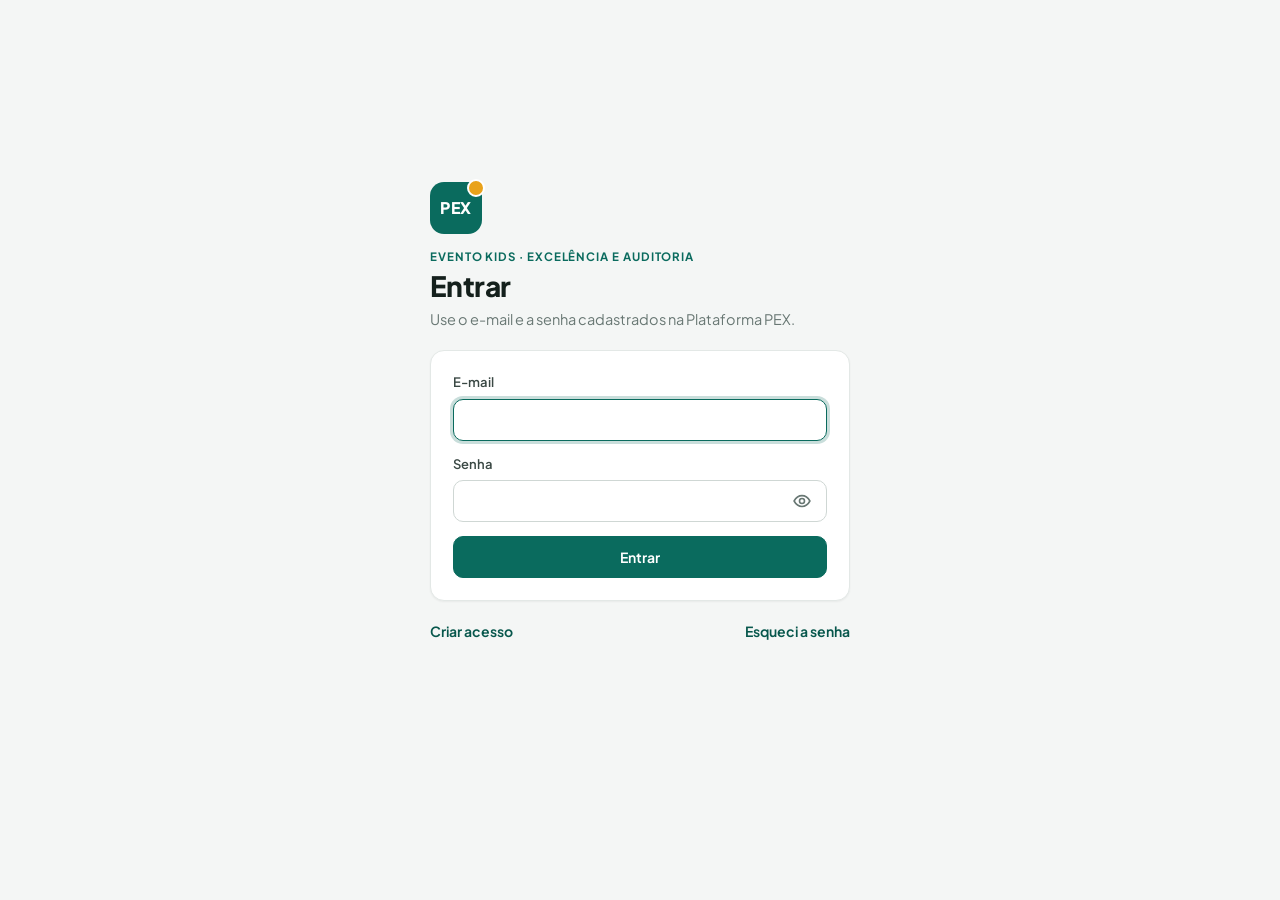
<file: index.html>
<!doctype html>
<html lang="pt-BR">
<head>
<meta charset="utf-8">
<meta name="viewport" content="width=device-width, initial-scale=1, viewport-fit=cover">
<title>Plataforma PEX</title>
<meta name="description" content="Programa de Excelência e Auditoria · Evento Kids">
<meta name="theme-color" content="#F3F5F4" media="(prefers-color-scheme: light)">
<meta name="theme-color" content="#0B1210" media="(prefers-color-scheme: dark)">
<meta name="apple-mobile-web-app-capable" content="yes">
<meta name="mobile-web-app-capable" content="yes">
<meta name="apple-mobile-web-app-status-bar-style" content="default">
<meta name="apple-mobile-web-app-title" content="PEX">
<link rel="manifest" href="manifest.webmanifest">
<link rel="icon" href="icons/icon.svg" type="image/svg+xml">
<link rel="apple-touch-icon" href="icons/apple-touch-icon.png">
<link rel="preconnect" href="https://fonts.googleapis.com">
<link rel="preconnect" href="https://fonts.gstatic.com" crossorigin>
<link rel="stylesheet" href="https://fonts.googleapis.com/css2?family=Plus+Jakarta+Sans:wght@400;500;600;700;800&family=JetBrains+Mono:wght@500;600&display=swap">
<link rel="stylesheet" href="css/pex.css">
</head>
<body>

<aside class="side" id="side" aria-label="Navegação principal">
  <div class="side-top">
    <a class="logo" href="#painel" aria-label="Plataforma PEX, início"><span class="mark"><b>PEX</b></span><span class="logo-t"><b>Plataforma PEX</b><small>Evento Kids · Excelência</small></span></a>
    <button type="button" class="side-toggle" data-act="side-toggle" aria-label="Recolher menu" aria-expanded="true"><svg class="ic sm" aria-hidden="true"><use href="#i-side"/></svg></button>
  </div>
  <div class="side-sec">Operação</div>
  <nav class="snav" aria-label="Seções">
    <button class="tab" type="button" data-act="tab" data-v="painel" data-tip="Dashboard" aria-selected="true"><svg class="ic" aria-hidden="true"><use href="#i-painel"/></svg><span class="lbl">Dashboard</span></button>
    <button class="tab" type="button" data-act="tab" data-v="visitas" data-tip="Auditorias" aria-selected="false"><svg class="ic" aria-hidden="true"><use href="#i-visitas"/></svg><span class="lbl">Auditorias</span></button>
    <button class="tab" type="button" data-act="tab" data-v="validacao" data-tip="Validação" data-admin hidden aria-selected="false"><svg class="ic" aria-hidden="true"><use href="#i-validacao"/></svg><span class="lbl">Validação</span><span class="ct ct-val" hidden>0</span></button>
    <button class="tab" type="button" data-act="tab" data-v="pendencias" data-tip="Central de Pendências" data-admin hidden aria-selected="false"><svg class="ic" aria-hidden="true"><use href="#i-pend"/></svg><span class="lbl">Central de Pendências</span><span class="ct ct-pend" hidden>0</span></button>
    <button class="tab" type="button" data-act="tab" data-v="parques" data-tip="Parques" data-admin hidden aria-selected="false"><svg class="ic" aria-hidden="true"><use href="#i-parque"/></svg><span class="lbl">Parques</span></button>
    <button class="tab" type="button" data-act="tab" data-v="relatorios" data-tip="Relatórios" data-admin hidden aria-selected="false"><svg class="ic" aria-hidden="true"><use href="#i-envio"/></svg><span class="lbl">Relatórios</span></button>
  </nav>
  <div class="side-bottom">
    <button type="button" class="net side-net" data-act="net" data-tip="Conexão" aria-live="polite"><span class="net-dot"></span><span class="net-t lbl">Online</span></button>
    <button class="tab" type="button" data-act="tab" data-v="notificacoes" data-tip="Notificações" aria-selected="false"><svg class="ic" aria-hidden="true"><use href="#i-sino"/></svg><span class="lbl">Notificações</span><span class="ct ct-notif" hidden>0</span></button>
    <button class="tab" type="button" data-act="tab" data-v="usuarios" data-tip="Configurações" data-admin hidden aria-selected="false"><svg class="ic" aria-hidden="true"><use href="#i-cfg"/></svg><span class="lbl">Configurações</span><span class="ct soft ct-usr" hidden>0</span></button>
    <button class="side-user" type="button" data-act="conta" data-tip="Meu perfil" style="position:relative"><span class="avatar side-av" aria-hidden="true">··</span><span class="u"><b class="side-nome">—</b><span class="side-papel"></span></span></button>
    <button class="tab" type="button" data-act="sair" data-tip="Sair"><svg class="ic" aria-hidden="true"><use href="#i-sair"/></svg><span class="lbl">Sair</span></button>
  </div>
</aside>

<div class="main-col">
<header class="appbar">
  <div class="wrap appbar-in">
    <a class="logo" href="#painel" aria-label="Plataforma PEX, início"><span class="mark"><b>PEX</b></span><span class="logo-t"><b>Plataforma PEX</b><small>Evento Kids · Excelência e Auditoria</small></span></a>
    <button type="button" class="net" data-act="net" aria-live="polite"><span class="net-dot"></span><span class="net-t">Online</span></button>
    <button type="button" class="avatar" data-act="conta" id="btn-conta" aria-label="Meu perfil">··</button>
  </div>
</header>
<main class="wrap" id="main">
  <div class="auth-wrap"><div class="auth"><div class="auth-hero"><span class="mark"><b>PEX</b></span><p class="lead">Carregando…</p></div></div></div>
</main>
</div>
<nav class="tabbar" aria-label="Seções">
  <button class="tab" type="button" data-act="tab" data-v="painel" aria-selected="true"><svg class="ic" aria-hidden="true"><use href="#i-painel"/></svg>Dashboard</button>
  <button class="tab" type="button" data-act="tab" data-v="visitas" aria-selected="false"><svg class="ic" aria-hidden="true"><use href="#i-visitas"/></svg>Auditorias</button>
  <button class="tab" type="button" data-act="tab" data-v="validacao" data-admin hidden aria-selected="false"><svg class="ic" aria-hidden="true"><use href="#i-validacao"/></svg>Validação<span class="ct ct-val" hidden>0</span></button>
  <button class="tab" type="button" data-act="tab" data-v="pendencias" data-admin hidden aria-selected="false"><svg class="ic" aria-hidden="true"><use href="#i-pend"/></svg>Pendências<span class="ct ct-pend" hidden>0</span></button>
  <button class="tab" type="button" data-act="tab" data-v="notificacoes" data-auditor aria-selected="false"><svg class="ic" aria-hidden="true"><use href="#i-sino"/></svg>Avisos<span class="ct ct-notif" hidden>0</span></button>
  <button class="tab" type="button" data-act="mais" data-v="mais" data-admin hidden aria-selected="false"><svg class="ic" aria-hidden="true"><use href="#i-mais"/></svg>Mais<span class="ct ct-notif" hidden>0</span></button>
</nav>

<div id="foot-slot"></div>
<script src="config.js"></script>
<script src="js/supabase.min.js"></script>
<script src="js/backend.js"></script>
<input type="file" id="file-in" accept="image/*" multiple hidden>
<div class="toast" id="toast" role="status" aria-live="polite" hidden></div>
<div class="lb" id="lb" hidden><button type="button" data-act="lb-close" id="lb-close">Fechar</button><img id="lb-img" alt="Foto da visita"></div>
<dialog class="sheet" id="sheet"></dialog>

<svg width="0" height="0" style="position:absolute" aria-hidden="true">
  <symbol id="i-painel" viewBox="0 0 24 24"><rect x="3" y="3" width="7" height="9" rx="2"/><rect x="14" y="3" width="7" height="5" rx="2"/><rect x="14" y="12" width="7" height="9" rx="2"/><rect x="3" y="16" width="7" height="5" rx="2"/></symbol>
  <symbol id="i-visitas" viewBox="0 0 24 24"><rect x="5" y="4" width="14" height="17" rx="2"/><path d="M9 4V3h6v1"/><path d="m9 13 2 2 4-4"/></symbol>
  <symbol id="i-validacao" viewBox="0 0 24 24"><path d="M12 3 4 6v6c0 4.5 3.4 8 8 9 4.6-1 8-4.5 8-9V6l-8-3Z"/><path d="m8.5 12 2.5 2.5 4.5-5"/></symbol>
  <symbol id="i-usuarios" viewBox="0 0 24 24"><circle cx="9" cy="8" r="3.5"/><path d="M2.5 20c.6-3.4 3.2-5.5 6.5-5.5s5.9 2.1 6.5 5.5"/><path d="M16 4.6a3.5 3.5 0 0 1 0 6.8"/><path d="M18.5 14.8c1.6.8 2.7 2.6 3 5.2"/></symbol>
  <symbol id="i-check" viewBox="0 0 24 24"><path d="m5 12.5 4.5 4.5L19 7.5"/></symbol>
  <symbol id="i-x" viewBox="0 0 24 24"><path d="M6 6l12 12M18 6 6 18"/></symbol>
  <symbol id="i-minus" viewBox="0 0 24 24"><path d="M6 12h12"/></symbol>
  <symbol id="i-camera" viewBox="0 0 24 24"><path d="M4 8h3l2-3h6l2 3h3a1 1 0 0 1 1 1v10a1 1 0 0 1-1 1H4a1 1 0 0 1-1-1V9a1 1 0 0 1 1-1Z"/><circle cx="12" cy="13.5" r="3.5"/></symbol>
  <symbol id="i-plus" viewBox="0 0 24 24"><path d="M12 5v14M5 12h14"/></symbol>
  <symbol id="i-left" viewBox="0 0 24 24"><path d="m15 5-7 7 7 7"/></symbol>
  <symbol id="i-right" viewBox="0 0 24 24"><path d="m9 5 7 7-7 7"/></symbol>
  <symbol id="i-down" viewBox="0 0 24 24"><path d="m6 9 6 6 6-6"/></symbol>
  <symbol id="i-sair" viewBox="0 0 24 24"><path d="M15 4h3a2 2 0 0 1 2 2v12a2 2 0 0 1-2 2h-3"/><path d="M10 16l-4-4 4-4M6 12h10"/></symbol>
  <symbol id="i-alerta" viewBox="0 0 24 24"><path d="M10.3 4.3 2.6 17.6A2 2 0 0 0 4.3 20.6h15.4a2 2 0 0 0 1.7-3L13.7 4.3a2 2 0 0 0-3.4 0Z"/><path d="M12 9.5v4M12 17h.01"/></symbol>
  <symbol id="i-info" viewBox="0 0 24 24"><circle cx="12" cy="12" r="9"/><path d="M12 11v5M12 8h.01"/></symbol>
  <symbol id="i-local" viewBox="0 0 24 24"><path d="M12 21s7-6.2 7-11.5A7 7 0 0 0 5 9.5C5 14.8 12 21 12 21Z"/><circle cx="12" cy="9.5" r="2.5"/></symbol>
  <symbol id="i-lixo" viewBox="0 0 24 24"><path d="M4 7h16M9 7V4h6v3M6 7l1 13h10l1-13"/></symbol>
  <symbol id="i-chave" viewBox="0 0 24 24"><circle cx="8" cy="15" r="4"/><path d="m11 12 8-8M16 7l2 2M14 9l2 2"/></symbol>
  <symbol id="i-email" viewBox="0 0 24 24"><rect x="3" y="5" width="18" height="14" rx="2"/><path d="m4 7 8 6 8-6"/></symbol>
  <symbol id="i-busca" viewBox="0 0 24 24"><circle cx="11" cy="11" r="6.5"/><path d="m16 16 4.5 4.5"/></symbol>
  <symbol id="i-cal" viewBox="0 0 24 24"><rect x="3.5" y="5" width="17" height="15" rx="2"/><path d="M3.5 10h17M8 3v4M16 3v4"/></symbol>
  <symbol id="i-olho" viewBox="0 0 24 24"><path d="M2.5 12S6 5.5 12 5.5 21.5 12 21.5 12 18 18.5 12 18.5 2.5 12 2.5 12Z"/><circle cx="12" cy="12" r="3"/></symbol>
  <symbol id="i-user" viewBox="0 0 24 24"><circle cx="12" cy="8" r="4"/><path d="M4 20.5c.8-4 4-6.5 8-6.5s7.2 2.5 8 6.5"/></symbol>
  <symbol id="i-flag" viewBox="0 0 24 24"><path d="M5 21V4M5 4h11l-2 4 2 4H5"/></symbol>
  <symbol id="i-caixa" viewBox="0 0 24 24"><path d="M3.5 7.5 12 3l8.5 4.5v9L12 21l-8.5-4.5v-9Z"/><path d="M3.5 7.5 12 12l8.5-4.5M12 12v9"/></symbol>
  <symbol id="i-envio" viewBox="0 0 24 24"><path d="M21 3 10 14M21 3l-7 18-4-7-7-4 18-7Z"/></symbol>
  <symbol id="i-relogio" viewBox="0 0 24 24"><circle cx="12" cy="12" r="9"/><path d="M12 7v5l3 2"/></symbol>
  <symbol id="i-escudo" viewBox="0 0 24 24"><path d="M12 3 4 6v6c0 4.5 3.4 8 8 9 4.6-1 8-4.5 8-9V6l-8-3Z"/></symbol>
  <symbol id="i-side" viewBox="0 0 24 24"><rect x="3" y="4" width="18" height="16" rx="2"/><path d="M9 4v16"/><path d="m15 10-2 2 2 2"/></symbol>
  <symbol id="i-cfg" viewBox="0 0 24 24"><path d="M4 7h10M18 7h2M4 17h4M12 17h8"/><circle cx="16" cy="7" r="2"/><circle cx="10" cy="17" r="2"/></symbol>
  <symbol id="i-parque" viewBox="0 0 24 24"><path d="M3 21h18M5 21V10l7-5 7 5v11"/><path d="M10 21v-6h4v6"/></symbol>
  <symbol id="i-pend" viewBox="0 0 24 24"><path d="M9 6h11M9 12h11M9 18h11"/><path d="m3.5 6 1 1 2-2"/><circle cx="5" cy="12" r="1.4"/><circle cx="5" cy="18" r="1.4"/></symbol>
  <symbol id="i-mais" viewBox="0 0 24 24"><circle cx="5" cy="12" r="1.6"/><circle cx="12" cy="12" r="1.6"/><circle cx="19" cy="12" r="1.6"/></symbol>
  <symbol id="i-sino" viewBox="0 0 24 24"><path d="M6 16V11a6 6 0 0 1 12 0v5l1.5 2h-15L6 16Z"/><path d="M10 20a2 2 0 0 0 4 0"/></symbol>
  <symbol id="i-coroa" viewBox="0 0 24 24"><path d="M3 8l4.5 4L12 5l4.5 7L21 8l-2 11H5L3 8Z"/></symbol>
</svg>

<script>
/* ===================== Protocolo (manual PEX v1.0) ===================== */
const EIXOS = [['atendimento','Atendimento'],['organizacao','Organização'],['auditoria','Auditoria'],['estrutura','Estrutura']];
const ESCALA = ['Crítico','Muito baixo','Abaixo','Adequado','Muito bom','Excelente'];
const SKUS = ['Balão','Slime','Livro','Haste','Chaveiro','Ovo de dinossauro','Água'];
const ST = {rascunho:['Em preenchimento',''],enviado:['Aguardando validação','info'],em_validacao:['Em validação','info'],acao_corretiva:['Ação corretiva','warn'],devolvida:['Devolvida ao auditor','warn'],validado:['Validado','ok'],encerrado:['Encerrado','ok']};
const CRIT = {critica:['Crítica','bad'],alta:['Alta','warn'],media:['Média',''],baixa:['Baixa','']};
const ACAO = {aberta:['Aberta','bad'],andamento:['Em andamento','warn'],resolvida:['Resolvida','ok']};
const AREAS = ['Líder do evento','Compras','Operações','Manutenção','Gestão PEX'];
const it = (id,t,d) => ({id,t,d});
const STEPS = [
  {k:'anonimo', t:'Cliente oculto', eixo:'atendimento',
   intro:'Chegue como cliente comum, sem se identificar. Observe o atendimento e aplique os cenários padronizados.',
   alerta:'Limite ético: não ofereça propina, não peça venda sem registro, não induza desvio de dinheiro, não crie armadilhas repetidas nem constranja colaboradores. Descreva respostas inadequadas de forma objetiva.',
   grupos:[
    {t:'Roteiro de avaliação comercial', itens:[
      it('at-acolhimento','Acolhimento','Cordialidade, atenção, tempo de resposta e apresentação profissional'),
      it('at-conhecimento','Conhecimento','Preços, duração, regras de uso, restrições, políticas de acesso e combos'),
      it('at-consultiva','Venda consultiva','Oferece combos adequados ao perfil e explica benefícios e diferenças'),
      it('at-ticket','Ticket médio','Apresenta alternativa de maior valor quando pertinente, sem pressão'),
      it('at-integridade','Integridade','Valores corretos, registro da venda, comprovante e pagamento')]},
    {t:'Cenários padronizados', itens:[
      it('cn-preco','Dúvida sobre preço','Pergunte opções de ingresso e diferenças entre combos'),
      it('cn-comparacao','Comparação','Qual combo compensa mais para um tempo ou grupo; confira o cálculo'),
      it('cn-pagamento','Pagamento','Troco, comprovante e meios de pagamento'),
      it('cn-regra','Pedido fora da regra','Peça educadamente uma exceção comum, sem insistir')]}]},
  {k:'identificacao', t:'Identificação', special:'identificacao'},
  {k:'exposicao', t:'Exposição',
   intro:'Fotografe a vitrine e todos os outros locais onde há produtos expostos.', extras:true,
   grupos:[{t:'Vitrine e exposição', itens:[
      it('ex-baloes','Balões','Presença, variedade, integridade, quantidade e disposição'),
      it('ex-livros','Livros','Organização, conservação, visibilidade e acesso'),
      it('ex-chaveiros','Chaveiros','Estado do expositor, quantidade, modelos e espaços vazios'),
      it('ex-slimes','Slimes e demais produtos','Identificação, apresentação, conservação e armazenamento')]}],
   fotos:[['f-vitrine','Vitrine — foto frontal ampla'],['f-pdv','Outros locais com produtos expostos']]},
  {k:'estoque', t:'Estoque', eixo:'auditoria', special:'estoque',
   intro:'Conte fisicamente cada produto, na vitrine e na reserva, e declare o que tem na loja. A comparação com o saldo do sistema é feita pela administração.',
   notaDica:'Avalie a contagem, a organização e a conservação do estoque. A conferência com o sistema é feita pela administração.',
   grupos:[{t:'Armazenamento', itens:[
      it('es-separacao','Separação por categoria/SKU','Identificação e acesso sem movimentação insegura'),
      it('es-locais','Locais de contagem','Vitrine, reserva e locais autorizados, sem dupla contagem'),
      it('es-avarias','Danificados, vencidos ou sem identificação','Registre e fotografe cada caso'),
      it('es-padrao','Padrão estético e organização','Produtos guardados com cuidado, limpos, empilhados com segurança e fáceis de achar')]}],
   fotos:[['f-armazenagem','Onde os produtos estão armazenados — visão geral'],['f-armazenagem-det','Como estão armazenados — detalhe das prateleiras e caixas']]},
  {k:'limpeza', t:'Limpeza', eixo:'organizacao',
   intro:'Registre a condição real no momento da visita. Sujeira conta em Organização; desgaste com risco vira ocorrência em Estrutura.',
   grupos:[{t:'Checklist de limpeza', itens:[
      it('lp-piso','Carpete e pisos','Sujeira, manchas, umidade, odores, desgaste e pontos soltos'),
      it('lp-moveis','Móveis e balcão','Poeira, manchas, resíduos e organização da recepção'),
      it('lp-computadores','Computadores e periféricos','Higiene e conservação aparente'),
      it('lp-lixeiras','Lixeiras','Conservação, capacidade, saco, odor e descarte'),
      it('lp-areas','Áreas internas e atrações','Resíduos, sujeira acumulada e materiais fora do lugar'),
      it('lp-apoio','Estoque e áreas de apoio','Circulação livre e materiais empilhados com segurança')]}],
   fotos:[['f-frente','Frente do evento'],['f-recepcao','Recepção'],['f-piso','Piso / carpete'],['f-internas','Áreas internas']],
   notaDica:'A nota de Organização cobre limpeza, vitrine, apresentação e armazenagem.', extras:true},
  {k:'estrutura', t:'Estrutura', eixo:'estrutura',
   intro:'Inspeção visual, sem desmontar nada. A aprovação visual não substitui inspeção técnica nem manutenção preventiva.', extras:true,
   alerta:'Perigo imediato (fio energizado acessível, estrutura instável, proteção rompida em área de queda, inflável perdendo sustentação): peça ao responsável para suspender o uso da área, acione a equipe técnica e registre ocorrência crítica. Não faça reparos nem testes elétricos.',
   grupos:[
    {t:'Frente, mobiliário e acessos', itens:[
      it('et-letreiro','Letreiro e fachada','Fixação, conservação, iluminação e acabamento'),
      it('et-recepcao','Recepção, baús e cadeiras','Estabilidade, integridade, quinas e peças danificadas'),
      it('et-cercados','Cercados do parque, portões e fechos','Bem fixados, alinhados, sem partes soltas; abertura e fechamento seguros'),
      it('et-emendas','Emendas e pontos de contato','Folgas, bordas, saliências e proteções ausentes')]},
    {t:'Proteções e atrações', itens:[
      it('et-redes','Redes de proteção','Tensão, fixação, rasgos, costuras, remendos e aberturas'),
      it('et-ferragens','Ferragens e partes metálicas','Espuma/isotubo e abraçadeiras, sem pontas cortantes'),
      it('et-escorregadores','Escorregadores e tobogãs','Alinhamento, firmeza, superfícies e fixações expostas'),
      it('et-torres','Torres','Montagem, proteções, redes e tensão aparente dos elásticos'),
      it('et-tuneis','Túneis de fitas','Costuras, rasgos e pontos de desprendimento'),
      it('et-piscina','Piscina de bolinhas','Nível, limpeza, bolinhas quebradas e dispersão'),
      it('et-tatames','Tatames da piscina de bolinhas','Bem fixados, sem frestas, rasgos ou bordas soltas'),
      it('et-fixacao','Fixação dos brinquedos','Brinquedos, painéis e estruturas bem presos ao piso ou à parede, sem balanço'),
      it('et-espumas','Espumas e protetores de quina','Presentes, inteiros e bem presos')]},
    {t:'Energia e tecnologia', itens:[
      it('et-eletrica','Instalações elétricas','Cabos aparentes, isolação, conexões improvisadas, tomadas e umidade'),
      it('et-quadro','Quadro de distribuição','Fechado, identificado, protegido e sem sinais de aquecimento'),
      it('et-pc','Computadores e sistema','Inicialização, sistema, monitor, teclado, mouse e conexão'),
      it('et-iluminacao','Iluminação','Lâmpadas funcionando, luminárias presas e sem fios soltos')]},
    {t:'Segurança', itens:[
      it('et-extintor','Extintor e saída de emergência','Extintor dentro da validade e acessível; saída sinalizada e desobstruída')]},
    {t:'Infláveis', inflaveis:true, itens:[
      it('if-superficie','Superfície','Rasgos, furos, costuras abertas e perda aparente de pressão'),
      it('if-tubos','Tubos e saídas de ar','Conexões firmes; saídas não usadas fechadas'),
      it('if-sopradores','Motores dos infláveis','Funcionando, sem ruído estranho, aquecimento ou fios expostos; ventilação livre'),
      it('if-caixas','Caixas de proteção','Integridade, fixação, ventilação e acesso restrito'),
      it('if-ancoragem','Ancoragens e afastamentos','Conforme manual do fabricante e capacidade de uso')]}]},
  {k:'ocorrencias', t:'Ocorrências', special:'ocorrencias'},
  {k:'envio', t:'Enviar', special:'envio'}
];
const ITEM_INDEX = {};
STEPS.forEach(s => (s.grupos||[]).forEach(g => g.itens.forEach(i => { ITEM_INDEX[i.id] = {...i, step:s.k, eixo:s.eixo||'organizacao', infl:!!g.inflaveis}; })));
const FOTO_INDEX = {};
STEPS.forEach(s => (s.fotos||[]).forEach(([id,t]) => FOTO_INDEX[id] = t));

/* ===================== Estado ===================== */
const S = {db:null, assets:null, user:null, me:{id:null, admin:false, write:null},
  eventos:new Map(), visitas:new Map(), val:new Map(), names:{}, loaded:{ev:false, vi:false, va:false, ac:false}, acoes:new Map(), pf:{}, psort:{col:'crit', dir:1}, ppage:1,
  tab:'painel', edit:null, rep:null, saving:false, pending:false, fotoKey:null, filt:{q:'', fr:'all'}, vfilt:'minhas'};
const $ = (s, r=document) => r.querySelector(s);
const esc = s => String(s == null ? '' : s).replace(/[&<>"']/g, c => ({'&':'&amp;','<':'&lt;','>':'&gt;','"':'&quot;',"'":'&#39;'}[c]));
const clone = o => JSON.parse(JSON.stringify(o));
const nf1 = x => x == null ? '—' : Number(x).toLocaleString('pt-BR', {minimumFractionDigits:1, maximumFractionDigits:1});
const nfi = x => x == null ? '—' : Number(x).toLocaleString('pt-BR');
const p2 = n => String(n).padStart(2,'0');
const fdt = ms => { if(!ms) return '—'; const d = new Date(ms); return `${p2(d.getDate())}/${p2(d.getMonth()+1)} ${p2(d.getHours())}:${p2(d.getMinutes())}`; };
const fd = ms => { if(!ms) return '—'; const d = new Date(ms); return `${p2(d.getDate())}/${p2(d.getMonth()+1)}/${String(d.getFullYear()).slice(2)}`; };
const fiso = s => { if(!s) return '—'; const [y,m,d] = s.split('-'); return `${d}/${m}/${y.slice(2)}`; };
const rid = () => Math.random().toString(36).slice(2, 10);
const slug = s => s.normalize('NFD').replace(/[̀-ͯ]/g,'').toLowerCase().replace(/[^a-z0-9]+/g,'-').replace(/^-+|-+$/g,'');
const pill = (txt, cls) => `<span class="pill ${cls||''}">${esc(txt)}</span>`;
const idOf = p => 'b-' + p.replace(/[^a-zA-Z0-9_-]/g,'-');
const evName = slugId => (S.eventos.get(slugId)||{}).nome || slugId;
const who = id => S.names[id] || (id && id === S.me.id ? 'Você' : S.me.admin ? 'Auditor' : 'Administração PEX');

function getPath(o, p){ return p.split('.').reduce((a,k) => a == null ? a : a[k], o); }
function setPath(o, p, v){ const ks = p.split('.'); let a = o; ks.slice(0,-1).forEach(k => { if(a[k] == null || typeof a[k] !== 'object') a[k] = /^\d+$/.test(k) ? [] : {}; a = a[k]; }); a[ks[ks.length-1]] = v; }

let tt;
function toast(msg, tipo){ const t = $('#toast'); t.textContent = msg; t.className = 'toast' + (tipo ? ' ' + tipo : ''); t.hidden = false; clearTimeout(tt); tt = setTimeout(() => { t.hidden = true; }, tipo === 'bad' ? 6000 : 4200); }

/* ===================== Cálculos ===================== */
function notaN(v, k){ const n = v.notas && v.notas[k] && v.notas[k].n; return (n === 0 || (typeof n === 'number')) ? n : (n === 'na' ? 'na' : null); }
function indice(v){ const ns = EIXOS.map(([k]) => notaN(v,k)).filter(n => typeof n === 'number'); return ns.length ? Math.round(ns.reduce((a,b)=>a+b,0)/ns.length*10)/10 : null; }
function statusOf(v){
  if(!v.enviadoEm) return 'rascunho';
  const w = S.val.get(v._id);
  if(!w || !w.status) return 'enviado';
  if(w.status === 'devolvida') return (v.enviadoEm > (w.em||0)) ? 'enviado' : 'devolvida';
  return w.status;
}
function acaoOf(vid, oc){ const w = S.val.get(vid); return (w && w.acoes && w.acoes[oc.id]) || {}; }
function ocAberta(vid, oc){ const a = S.acoes && S.acoes.size ? acaoDaOc(vid, oc.id) : null; if(a) return a.status !== 'concluida'; return (acaoOf(vid, oc).status || 'aberta') !== 'resolvida'; }
function situacao(v){
  const crit = (v.ocorrencias||[]).some(o => o.crit === 'critica' && ocAberta(v._id, o));
  if(crit) return 'Bloqueado';
  if(!['validado','encerrado'].includes(statusOf(v))) return 'Em análise';
  const i = indice(v); return i == null ? '—' : (i >= 3 ? 'Aprovado' : 'Reprovado');
}
const sitCls = s => s === 'Bloqueado' ? 'bad' : s === 'Aprovado' ? 'ok' : s === 'Reprovado' ? 'warn' : s === 'Em análise' ? 'info' : '';
function submetidas(){ return [...S.visitas.values()].filter(v => v.enviadoEm && statusOf(v) !== 'devolvida'); }
function ultimaPorEvento(){ const m = new Map(); submetidas().forEach(v => { const c = m.get(v.evento); if(!c || v.enviadoEm > c.enviadoEm) m.set(v.evento, v); }); return m; }
function reincidente(v, oc){
  if(!oc.item) return false;
  return submetidas().some(o => o._id !== v._id && o.evento === v.evento && (o.enviadoEm||0) < (v.enviadoEm||Date.now()) && (o.ocorrencias||[]).some(x => x.item === oc.item));
}
function aplicavel(v, itemId){ const i = ITEM_INDEX[itemId]; return !(i.infl && !v.temInflaveis); }

/* ===================== Inicialização ===================== */
async function init(){
  const perfil = await portao();
  if(!perfil) return;
  const {db, user, assets} = PEX.runtime(perfil);
  S.db = db; S.user = user; S.assets = assets; S.perfil = perfil;
  const me = await user.me(); S.me.id = me.id; S.me.admin = !!me.canEdit; S.me.write = await user.can('data.write');
  document.body.classList.add('logado');
  document.querySelectorAll('#btn-conta, .side-av').forEach(el => el.textContent = iniciais(perfil.nome || perfil.email));
  document.querySelectorAll('.side-nome').forEach(el => el.textContent = nomeCurto(perfil.nome || perfil.email));
  document.querySelectorAll('.side-papel').forEach(el => el.textContent = (PAPEL[perfil.papel] || [''])[0]);
  S.me.master = perfil.papel === 'master';
  document.querySelectorAll('[data-admin]').forEach(el => el.hidden = !S.me.admin);
  document.querySelectorAll('[data-auditor]').forEach(el => el.hidden = !!S.me.admin);
  S.notifs = null; carregarNotif(); PEX.notif.assinar(S.me.id, n => { S.notifs = [n, ...(S.notifs || [])]; contarNotif(); if(!S.edit && !S.rep && S.tab === 'notificacoes') renderNotificacoes(); else if(!S.edit) toast(n.titulo); });
  document.addEventListener('visibilitychange', () => { if(document.visibilityState === 'visible') carregarNotif(); });
  if(S.me.admin){
    contarPendentes(); carregarAcoes();
    PEX.acoes.assinar(p => { if(p.new && p.new.id){ S.acoes.set(p.new.id, p.new); contarAcoes(); refresh(true); } });
    document.addEventListener('visibilitychange', () => { if(document.visibilityState === 'visible') carregarAcoes(); });
  }
  db.collection('eventos').onSnapshot(s => { S.eventos = new Map(s.docs.map(d => [d.id, d.data()])); S.loaded.ev = true; refresh(); }, e => toast('Erro ao carregar eventos: ' + e.code));
  db.collection('visitas').onSnapshot(s => { S.visitas = new Map(s.docs.map(d => [d.id, {...d.data(), _id:d.id}])); S.loaded.vi = true; resolveNames(); refresh(true); }, e => toast('Erro ao carregar visitas: ' + e.code));
  db.collection('validacoes').onSnapshot(s => { S.val = new Map(s.docs.map(d => [d.id, d.data()])); S.loaded.va = true; refresh(true); }, e => toast('Erro ao carregar validações: ' + e.code));
  route();
}
async function resolveNames(){
  if(!S.user) return;
  const ids = new Set();
  S.visitas.forEach(v => v.auditor && ids.add(v.auditor));
  S.val.forEach(w => (w.hist||[]).forEach(h => h.por && ids.add(h.por)));
  if(!ids.size) return;
  const ps = await S.user.profiles([...ids]);
  let ch = false;
  Object.values(ps).forEach(p => { const n = p.isMe ? (p.name ? p.name + ' (você)' : 'Você') : (p.name || ''); if(n && S.names[p.id] !== n){ S.names[p.id] = n; ch = true; } });
  if(ch) refresh(true);
}
function busy(){ const a = document.activeElement; return a && /^(INPUT|TEXTAREA|SELECT)$/.test(a.tagName) && $('#main').contains(a); }
function refresh(dataOnly){
  updateCounts();
  if(S.edit) return; // o editor é dono do seu rascunho
  if(S.rep){ if(!busy()) renderReport(); return; }
  if(dataOnly && busy()) return;
  if(S.tab === 'usuarios' && dataOnly) return;
  render();
}
function updateCounts(){
  const n = [...S.visitas.values()].filter(v => ['enviado','em_validacao'].includes(statusOf(v))).length;
  setCt('ct-val', n, S.me.admin && n);
}

/* ===================== Rotas ===================== */
function route(){
  if(S.edit && S.db){ clearTimeout(S.saveT); const e = S.edit; S.db.doc('visitas/' + e.id).set(clone(e.d)).catch(() => toast('A última alteração da visita não foi salva.')); }
  const h = location.hash.slice(1); S.tab = ['painel','visitas','notificacoes'].concat(S.me.admin ? ['validacao','pendencias','parques','relatorios','usuarios'] : []).includes(h) ? h : 'painel'; if(S.tab === 'parques' && !S.manterParque) S.parque = null; S.manterParque = false; S.edit = null; S.rep = null; render(); }
window.addEventListener('hashchange', route);
function go(tab){ if(location.hash.slice(1) === tab){ route(); } else location.hash = tab; }

function render(){
  document.body.classList.remove('side-over');
  document.body.classList.toggle('editing', !!S.edit);
  document.querySelectorAll('.tab').forEach(b => b.setAttribute('aria-selected', String((b.dataset.v === S.tab || (b.dataset.v === 'mais' && ['parques','relatorios','usuarios'].includes(S.tab)) || (b.dataset.v === 'mais' && S.tab === 'notificacoes' && S.me.admin && b.closest('.tabbar'))) && !S.edit)));
  $('#foot-slot').innerHTML = '';
  if(S.edit) return renderEditor();
  if(S.rep) return renderReport();
  if(!S.loaded.ev || !S.loaded.vi){ return; }
  if(S.tab === 'painel') renderPainel();
  else if(S.tab === 'visitas') renderVisitas();
  else if(S.tab === 'usuarios') renderUsuarios();
  else if(S.tab === 'pendencias') renderPendencias();
  else if(S.tab === 'parques') renderParques();
  else if(S.tab === 'relatorios') renderRelatorios();
  else if(S.tab === 'notificacoes') renderNotificacoes();
  else renderValidacao();
}

/* ===================== Painel ===================== */
function renderPainel(){
  if(S.me.admin){ renderDashExec(); return; }
  const evs = [...S.eventos.entries()].map(([id,e]) => ({id, ...e})).sort((a,b) => (a.ordem??0) - (b.ordem??0));
  const last = ultimaPorEvento();
  const rows = evs.map(e => { const v = last.get(e.id); return {e, v, idx: v ? indice(v) : null, sit: v ? situacao(v) : 'Pendente', st: v ? statusOf(v) : null}; });
  const aud = rows.filter(r => r.v);
  const idxs = aud.map(r => r.idx).filter(x => x != null);
  const media = idxs.length ? Math.round(idxs.reduce((a,b)=>a+b,0)/idxs.length*10)/10 : null;
  const abertas = []; submetidas().forEach(v => (v.ocorrencias||[]).forEach(o => { if(ocAberta(v._id,o)) abertas.push(o); }));
  const aguard = [...S.visitas.values()].filter(v => ['enviado','em_validacao'].includes(statusOf(v))).length;
  const franquias = [...new Set(evs.map(e => e.franquia).filter(Boolean))].sort();
  const q = S.filt.q.toLowerCase();
  const ordem = {Bloqueado:0, Reprovado:1, 'Em análise':2, Aprovado:3, Pendente:4};
  const vis = rows.filter(r => (!q || (r.e.nome + ' ' + (r.e.franquia||'')).toLowerCase().includes(q)) && (S.filt.fr === 'all' || (S.filt.fr === 'none' ? !r.e.franquia : r.e.franquia === S.filt.fr)))
    .sort((a,b) => ordem[a.sit] - ordem[b.sit] || a.e.nome.localeCompare(b.e.nome,'pt-BR'));
  const eixoM = EIXOS.map(([k,t]) => { const ns = aud.map(r => notaN(r.v,k)).filter(n => typeof n === 'number'); return [t, ns.length ? Math.round(ns.reduce((a,b)=>a+b,0)/ns.length*10)/10 : null]; });
  const div = new Map(); aud.forEach(r => (r.v.estoque||[]).forEach((s, si) => { const teo = teoricoDe(r.v, S.val.get(r.v._id), si); if(!s.sku || teo === '' || teo == null) return; const f = (+s.exposto||0) + (+s.reserva||0); div.set(s.sku, (div.get(s.sku)||0) + f - (+teo||0)); }));
  const divRows = [...div.entries()].sort((a,b) => a[1]-b[1]);
  const maxD = Math.max(5, ...divRows.map(d => Math.abs(d[1])));
  const admin = S.me.admin;
  const pct = evs.length ? Math.round(aud.length / evs.length * 100) : 0;
  const nome1 = ((S.perfil && S.perfil.nome) || '').trim().split(/\s+/)[0] || '';
  const chip = (v, t) => `<button type="button" class="chip" data-act="flt-fr" data-v="${esc(v)}" aria-pressed="${S.filt.fr === v}">${esc(t)}</button>`;

  $('#main').innerHTML = `<div class="stack">
    ${pageHead(admin ? 'Dashboard' : 'Meu painel', !admin ? 'Seus resultados nas auditorias que você enviou. Os outros auditores não veem as suas auditorias, e você não vê as deles.' : evs.length ? (aud.length ? 'Situação de cada parque pela auditoria mais recente, índices por eixo e pendências.' : 'Nenhuma auditoria enviada ainda. Os parques aparecem como pendentes até a primeira auditoria.') : 'Nenhum parque cadastrado. Cadastre os parques em Configurações.', admin ? `<span class="note" style="margin:0">${nome1 ? 'Olá, ' + esc(nome1.charAt(0) + nome1.slice(1).toLowerCase()) + ' · ' : ''}${fd(Date.now())}</span>` : '')}
    <section class="kpis" aria-label="Indicadores">
      <div class="kpi hero">
        <div><small>Índice PEX médio</small><b>${nf1(media)}</b><i>${media == null ? 'escala de 0 a 5' : ESCALA[Math.round(media)]}</i></div>
        <div style="text-align:right;display:grid;justify-items:end;gap:2px"><small>${admin ? 'Parques auditados' : 'Parques que visitei'}</small><b style="font-size:26px">${aud.length}<span style="font-size:15px;opacity:.7;font-weight:700"> / ${evs.length}</span></b><div class="meter" aria-hidden="true"><i style="width:${pct}%"></i></div></div>
      </div>
      <div class="kpi ok"><small>Aprovados</small><b>${aud.filter(r => r.sit === 'Aprovado').length}</b><i>índice ≥ 3, sem crítica</i></div>
      <div class="kpi bad"><small>Bloqueados</small><b>${aud.filter(r => r.sit === 'Bloqueado').length}</b><i>crítica em aberto</i></div>
      <div class="kpi warn"><small>Ocorrências abertas</small><b>${abertas.length}</b><i>${abertas.filter(o => o.crit === 'critica').length} críticas</i></div>
      <div class="kpi"><small>Aguardando validação</small><b>${aguard}</b><i>auditorias enviadas</i></div>
    </section>
    ${evs.length ? `<section class="stack tight">
      <div class="row between"><h2>Parques</h2><span class="row" style="gap:8px"><span class="note" style="margin:0">${vis.length} de ${evs.length}</span></span></div>
      <div class="search">${ic('busca')}<input type="search" id="f-q" data-flt="q" placeholder="Buscar parque ou sócio" value="${esc(S.filt.q)}" aria-label="Buscar evento"></div>
      ${franquias.length ? `<div class="chips" role="group" aria-label="Filtrar por sócio">${chip('all','Todas')}${franquias.map(f => chip(f, f)).join('')}${evs.some(e => !e.franquia) ? chip('none','Sem sócio') : ''}</div>` : ''}
      <datalist id="dl-fr">${franquias.map(f => `<option value="${esc(f)}">`).join('')}</datalist>
      <div class="vlist cols">${vis.map(r => `<div class="evc${r.v ? ' click ' + r.sit.replace(' ', '-') : ''}"${r.v ? ` data-act="ver-visita" data-id="${esc(r.v._id)}" role="button" tabindex="0"` : ''}>
          <div class="t">${esc(r.e.nome)}</div>
          <div class="ix"><b>${r.idx == null ? '—' : nf1(r.idx)}</b>${r.v ? pill(r.sit, sitCls(r.sit)) : pill('Pendente','')}</div>
          <div class="s">${r.e.franquia ? 'Sócio ' + esc(r.e.franquia) : 'Sócio a definir'}${r.e.inflaveis ? ' · com infláveis' : ''}<br>${r.v ? `Auditoria de ${fd(r.v.enviadoEm)} · ${esc(ST[r.st][0])}` : 'Sem auditoria enviada'}</div>

        </div>`).join('') || `<div class="empty">${ic('busca')}Nenhum parque encontrado com esses filtros.</div>`}</div>
    </section>
    <div class="grid2">
      <section class="card">
        <div class="card-h"><h2>Média por eixo</h2><span class="note">linha = 3, Adequado</span></div>
        ${idxs.length ? `<div class="bars">${eixoM.map(([t,m]) => `<div class="bar"><span>${t}</span><div class="tr"><i class="${m != null && m < 3 ? 'low' : ''}" style="width:${m == null ? 0 : m/5*100}%"></i><span class="ref" style="left:60%"></span></div><b>${nf1(m)}</b></div>`).join('')}</div>` : `<div class="empty">${ic('painel')}As médias aparecem depois da primeira visita enviada.</div>`}
      </section>
      ${admin ? `<section class="card">
        <div class="card-h"><h2>Divergência de estoque</h2><span class="note">físico − teórico</span></div>
        ${divRows.length ? `<div class="bars">${divRows.map(([s,d]) => `<div class="bar dbar"><span>${esc(s)}</span><div class="tr"><span class="zero"></span><i class="${d < 0 ? 'neg' : ''}" style="left:${d < 0 ? 50 - Math.abs(d)/maxD*50 : 50}%;width:${Math.abs(d)/maxD*50}%"></i></div><b>${d > 0 ? '+' : ''}${nfi(d)}</b></div>`).join('')}</div>` : `<div class="empty">${ic('caixa')}Nenhuma contagem enviada ainda.</div>`}
      </section>` : ''}
    </div>` : ''}
  </div>`;
}

/* ===================== Visitas (auditor) ===================== */
function renderVisitas(){
  const evs = [...S.eventos.entries()].map(([id,e]) => ({id, ...e})).sort((a,b) => a.nome.localeCompare(b.nome,'pt-BR'));
  const all = [...S.visitas.values()].sort((a,b) => (b.criadoEm||0) - (a.criadoEm||0));
  const mine = all.filter(v => v.auditor === S.me.id);
  const list = S.vfilt === 'minhas' || !S.me.admin ? mine : all;
  const canStart = S.me.write !== false && S.me.id;
  $('#main').innerHTML = `<div class="stack">
    ${pageHead('Auditorias', S.me.admin ? 'Inicie uma auditoria ou consulte as auditorias de todos os auditores. Tudo é salvo automaticamente enquanto o formulário é preenchido.' : 'Inicie uma auditoria e acompanhe o status das que você já fez. Tudo é salvo automaticamente enquanto você preenche.')}
    ${canStart ? `<section class="card stack tight">
      <h2>Nova auditoria</h2>
      ${evs.length ? `<label class="f">Para qual parque você está indo?<select id="novo-ev"><option value="">Escolha o parque…</option>${[...new Set(evs.map(e => e.franquia || ''))].sort((a,b) => (a || 'zz').localeCompare(b || 'zz', 'pt-BR', {numeric: true})).map(g => `<optgroup label="${esc(g ? 'Sócio ' + g : 'Sem sócio')}">${evs.filter(e => (e.franquia || '') === g).map(e => `<option value="${esc(e.id)}">${esc(e.nome)}</option>`).join('')}</optgroup>`).join('')}</select></label>
      <p class="note" id="novo-aviso" hidden style="color:var(--warn);font-weight:600"></p>
      <button class="btn pri block" type="button" data-act="novo" id="btn-novo">Iniciar auditoria ${ic('right')}</button>
      <p class="note" style="display:flex;gap:6px;align-items:flex-start">${ic('info','sm')}<span>A etapa anônima começa agora: não se identifique até concluir o cliente oculto.</span></p>`
      : `<div class="empty">${ic('local')}Nenhum parque cadastrado ainda. A administração cadastra os parques em Configurações.</div>`}
    </section>` : `<div class="banner info">${ic('info')}<div>Seu acesso é só de leitura. Peça à administração do PEX acesso de Auditor para registrar visitas.</div></div>`}
    <section class="stack tight">
      <div class="row between"><h2>${S.vfilt === 'minhas' || !S.me.admin ? 'Minhas auditorias' : 'Todas as auditorias'}</h2>
        <div class="segtog" role="group" aria-label="Quais visitas mostrar"${S.me.admin ? '' : ' hidden'}><button type="button" data-act="vfilt" data-v="minhas" aria-pressed="${S.vfilt === 'minhas'}">Minhas</button><button type="button" data-act="vfilt" data-v="todas" aria-pressed="${S.vfilt !== 'minhas'}">Todas</button></div></div>
      <div class="vlist cols">${list.map(visitaCard).join('') || `<div class="empty">${ic('visitas')}${S.vfilt === 'minhas' ? 'Você ainda não registrou nenhuma auditoria.' : 'Nenhuma auditoria registrada ainda.'}</div>`}</div>
    </section>
  </div>`;
}
function visitaCard(v){
  const st = statusOf(v); const done = STEPS.filter(s => stepDone(v, s)).length; const aberta = !v.enviadoEm || st === 'devolvida';
  return `<button type="button" class="vitem" data-act="abrir" data-id="${esc(v._id)}">
    <span class="t">${esc(evName(v.evento))}</span>${pill(ST[st][0], ST[st][1])}
    <span class="s"><span>${ic('user','sm')}${esc(quem(v))}</span><span>${ic('cal','sm')}${fdt(v.criadoEm)}</span><span class="mono">${esc(v.codigo||'')}</span></span>
    ${aberta ? `<span class="prog" aria-hidden="true"><i style="width:${done/STEPS.length*100}%"></i></span><span class="s">${done} de ${STEPS.length} etapas concluídas</span>` : `<span class="s">Enviada ${fdt(v.enviadoEm)}${indice(v) != null ? ` · índice <b style="color:var(--ink)">${nf1(indice(v))}</b>` : ''}</span>`}
  </button>`;
}

async function novaVisita(){
  const ev = $('#novo-ev').value;
  if(!ev){ toast('Escolha o parque antes de iniciar.'); return; }
  const e = S.eventos.get(ev) || {};
  const ref = S.db.collection('visitas').doc();
  const now = Date.now(); const d = new Date(now);
  const data = {evento:ev, auditor:S.me.id, criadoEm:now, codigo:`PEX-${String(d.getFullYear()).slice(2)}${p2(d.getMonth()+1)}${p2(d.getDate())}-${ref.id.slice(-4).toUpperCase()}`,
    temInflaveis: e.inflaveis === true, itens:{}, notas:{}, fotosObr:{}, estoque: SKUS.map(s => ({sku:s, fixo:true, exposto:'', reserva:'', just:'', fotos:[]})), atendentes:[''], extras:{},
    ocorrencias:[], lider:'', identificadoEm:null, enviadoEm:null};
  $('#btn-novo').disabled = true;
  try{ await ref.set(data); openEditor(ref.id, data); }
  catch(err){ $('#btn-novo').disabled = false; toast(err && err.code === 'invalid_argument' ? 'Você não tem permissão para registrar visitas neste painel.' : 'Não foi possível criar a visita. Tente de novo.'); }
}

function editavel(v){ const st = statusOf(v); return (st === 'rascunho' || st === 'devolvida') && (v.auditor === S.me.id); }
function abrir(id){ const v = S.visitas.get(id); if(!v) return; if(editavel(v)) openEditor(id, v); else openReport(id); }

/* ===================== Editor da visita ===================== */
function openEditor(id, data){
  const d = clone(data); delete d._id;
  S.edit = {id, d, step: d.identificadoEm ? 2 : 0, err:null, salvo: null};
  render(); window.scrollTo(0,0);
}
function queueSave(){ clearTimeout(S.saveT); setSaved('Salvando…'); S.saveT = setTimeout(flush, 700); }
async function flush(){
  if(!S.edit) return;
  if(S.saving){ S.pending = true; return; }
  S.saving = true; const {id, d} = S.edit;
  try{ const r = await S.db.doc('visitas/' + id).set(clone(d)); if(S.edit) S.edit.salvo = Date.now(); setSaved(r && r.pendente ? 'Salvo no aparelho' : 'Salvo ' + fdt(Date.now()).slice(6)); }
  catch(err){ setSaved('Não salvo'); toast(err && err.code === 'quota_exceeded' ? 'O banco do PEX está cheio. Avise a administração.' : 'Não foi possível salvar. Verifique a conexão; suas respostas continuam na tela.'); }
  S.saving = false; if(S.pending){ S.pending = false; flush(); }
}
function setSaved(t){ const el = $('#saved'); if(el){ el.textContent = t; el.className = 'saved' + (/Salvando/.test(t) ? ' busy' : /Não/.test(t) ? ' err' : ''); } }

function stepDone(d, s){
  if(s.special === 'identificacao') return !!d.identificadoEm;
  if(s.special === 'ocorrencias') return STEPS.filter(x => x.grupos || x.special === 'identificacao').every(x => stepDone(d, x)) && (d.ocorrencias||[]).every(o => (o.local||'').trim() && (o.desc||'').trim() && (o.crit !== 'critica' || o.comunicado));
  if(s.special === 'envio') return !!d.enviadoEm;
  const items = (s.grupos||[]).flatMap(g => g.itens).filter(i => aplicavel(d, i.id));
  const ok = items.every(i => d.itens[i.id] && d.itens[i.id].r);
  const nota = !s.eixo || (d.notas[s.eixo] && d.notas[s.eixo].n != null);
  const est = s.special !== 'estoque' || estoqueOk(d);
  if(s.fotos && !s.fotos.every(([id]) => (d.fotosObr[id]||[]).length)) return false;
  if(s.k === 'anonimo' && !atendentesOk(d)) return false;
  if(s.extras && !extrasOk(d, s.k)) return false;
  return ok && nota && est;
}

function renderEditor(){
  const {d, step} = S.edit; const s = STEPS[step];
  const v = S.visitas.get(S.edit.id); const w = S.val.get(S.edit.id);
  const devolvida = v && statusOf({...v, _id:S.edit.id}) === 'devolvida';
  const done = STEPS.map(x => stepDone(d, x));
  $('#main').innerHTML = `<div class="stack">
    <div class="ed-top">
      <button class="btn icon" type="button" data-act="fechar" id="btn-fechar" aria-label="Sair da auditoria" data-tip="Sair da auditoria">${ic('left')}</button>
      <div style="min-width:0;flex:1"><h1>${esc(evName(d.evento))}</h1>
        <div class="ed-meta"><span class="mono">${esc(d.codigo)}</span><span>${d.identificadoEm ? 'Identificado às ' + fdt(d.identificadoEm).slice(6) : 'Etapa anônima em andamento'}</span></div></div>
    </div>
    ${devolvida && w && w.obs ? `<div class="banner warn">${ic('alerta')}<div><b>Devolvida pela administração:</b> ${esc(w.obs)}</div></div>` : ''}
    <div class="progress">
      <div class="lbl"><b>Etapa ${step+1} de ${STEPS.length}</b><span>${done.filter(Boolean).length} concluída(s)</span></div>
      <div class="segbar">${STEPS.map((x,i) => `<button type="button" class="${i === step ? 'on' : done[i] ? 'done' : ''}" data-act="step" data-i="${i}" aria-label="Etapa ${i+1}: ${x.t}${done[i] ? ', concluída' : ''}"></button>`).join('')}</div>
    </div>
    <nav class="steps" aria-label="Etapas da visita">${STEPS.map((x,i) => `<button type="button" class="stp${i === step ? ' on' : ''}${i !== step && done[i] ? ' done' : ''}" data-act="step" data-i="${i}" id="stp-${i}"${i === step ? ' aria-current="step"' : ''}><b>${done[i] && i !== step ? '✓' : i+1}</b>${x.t}</button>`).join('')}</nav>
    <section class="stack" id="step-body">${stepBody(s, d)}</section>
  </div>`;
  $('#foot-slot').innerHTML = `<div class="foot"><div class="wrap">
    <button class="btn icon" type="button" data-act="ant" id="btn-ant" aria-label="Etapa anterior"${step === 0 ? ' disabled' : ''}>${ic('left')}</button>
    <span class="saved" id="saved">${S.edit.salvo ? 'Salvo ' + fdt(S.edit.salvo).slice(6) : 'Salvo'}</span>
    ${step < STEPS.length-1 ? `<button class="btn pri" type="button" data-act="prox" id="btn-prox">${step === 0 && !d.identificadoEm ? 'Concluir cliente oculto' : 'Próxima etapa'} ${ic('right')}</button>` : '<span style="width:46px"></span>'}
  </div></div>`;
}

function stepBody(s, d){
  const n = STEPS.indexOf(s) + 1;
  let h = `<div class="step-h"><span class="num">${n}</span><div><h2>${s.t}</h2>${s.intro ? `<p class="note">${s.intro}</p>` : ''}</div></div>`;
  if(s.alerta) h += `<div class="banner ${s.k === 'estrutura' ? 'bad' : 'info'}">${ic(s.k === 'estrutura' ? 'alerta' : 'escudo')}<div>${s.alerta}</div></div>`;
  if(s.special === 'identificacao') return h + identBody(d);
  if(s.special === 'ocorrencias') return h + ocBody(d);
  if(s.special === 'envio') return h + envioBody(d);
  if(s.k === 'anonimo') h += atendentesBody(d);
  if(s.special === 'estoque') h += estoqueBody(d);
  if(s.k === 'estrutura') h += `<label class="chk card" style="padding:14px"><input type="checkbox" id="b-temInflaveis" data-b="temInflaveis" data-bool${d.temInflaveis ? ' checked' : ''} data-rerender><span><b>Este parque tem infláveis</b><br><span class="note">Inclui o módulo de infláveis na inspeção.</span></span></label>`;
  (s.grupos||[]).forEach(g => {
    if(g.inflaveis && !d.temInflaveis) return;
    h += `<div><div class="grp-t">${g.t}</div>${g.itens.map(i => itemBody(i, d)).join('')}</div>`;
  });
  if(s.fotos) h += `<div><div class="grp-t">Fotos obrigatórias</div><div class="req">${s.fotos.map(([id,t]) => { const fs = (d.fotosObr[id]||[]); return `<div class="req-i${fs.length ? ' done' : ''}"><span><span class="dot">${ic(fs.length ? 'check' : 'camera', 'sm')}</span>${t}</span>${photos('obr:' + id, fs, true)}</div>`; }).join('')}</div></div>`;
  if(s.extras) h += extrasBody(s, d);
  if(s.eixo) h += notaBody(s, d);
  return h;
}

function itemBody(i, d){
  const a = d.itens[i.id] || {}; const r = a.r || '';
  return `<div class="item ${r}" id="it-${i.id}">
    <div class="item-h"><div class="tt">${i.t}</div><div class="dc">${i.d}</div></div>
    <div class="seg" role="group" aria-label="${esc(i.t)}">
      <button type="button" class="c${r === 'c' ? ' on' : ''}" data-act="res" data-item="${i.id}" data-v="c" aria-pressed="${r === 'c'}">${ic('check')}Conforme</button>
      <button type="button" class="nc${r === 'nc' ? ' on' : ''}" data-act="res" data-item="${i.id}" data-v="nc" aria-pressed="${r === 'nc'}">${ic('x')}Não conforme</button>
      <button type="button" class="na${r === 'na' ? ' on' : ''}" data-act="res" data-item="${i.id}" data-v="na" aria-pressed="${r === 'na'}">${ic('minus')}N/A</button>
    </div>
    ${r ? `<input type="text" id="${idOf('itens.' + i.id + '.obs')}" data-b="itens.${i.id}.obs" value="${esc(a.obs||'')}" placeholder="${r === 'na' ? 'Por que não se aplica? (obrigatório)' : r === 'nc' ? 'O que foi observado e onde exatamente' : 'Observação (opcional)'}" aria-label="Observação sobre ${esc(i.t)}">
    <div class="row">${photos('item:' + i.id, a.fotos||[], true)}${r === 'nc' ? `<button type="button" class="btn sm${(d.ocorrencias||[]).some(o => o.item === i.id) ? '' : ' danger'}" data-act="oc-add" data-item="${i.id}" id="oc-from-${i.id}">${(d.ocorrencias||[]).some(o => o.item === i.id) ? ic('check','sm') + 'Ocorrência aberta' : ic('flag','sm') + 'Abrir ocorrência'}</button>` : ''}</div>` : ''}
  </div>`;
}

function photos(key, ids, canAdd){
  const add = canAdd && S.assets ? `<button type="button" class="addph" data-act="foto" data-key="${key}" id="ph-${key.replace(/[^a-z0-9]/gi,'-')}">${ic('camera')}Foto</button>` : '';
  return `<div class="photos">${ids.map(f => `<div class="ph"><img alt="Foto" decoding="async" data-act="ver" data-fid="${esc(f)}">${canAdd ? `<button type="button" class="x" data-act="rmfoto" data-key="${key}" data-fid="${esc(f)}" aria-label="Remover foto">${ic('x','sm')}</button>` : ''}</div>`).join('')}${add}${canAdd && !S.assets ? '<span class="note">Seu acesso não permite enviar fotos.</span>' : ''}</div>`;
}

const CRITERIO = ['Condição inaceitável, falha grave ou ausência total de conformidade.','Múltiplas falhas relevantes; correção urgente.','Falhas recorrentes ou significativas; plano corretivo necessário.','Atende ao essencial, com melhorias identificadas.','Padrão elevado, com desvios pontuais.','Padrão integralmente atendido, evidências completas.'];
function notaBody(s, d){
  const k = s.eixo; const n = d.notas[k] || {}; const label = EIXOS.find(e => e[0] === k)[1];
  return `<div class="nota" id="nota-${k}">
    <div><div class="eyebrow">Nota do eixo</div><h3 style="font-size:18px;margin-top:2px">${label}</h3><p class="note">${s.notaDica || 'Avalie o eixo inteiro de 0 a 5, usando os itens respondidos como evidência.'}${k === 'estrutura' ? ' Use N/A só se nada de estrutura se aplicar.' : ''}</p></div>
    <div class="score${k === 'estrutura' ? ' na7' : ''}" role="group" aria-label="Nota de ${label}">${[0,1,2,3,4,5].map(x => `<button type="button" class="${n.n === x ? 'on' : ''}" data-act="nota" data-eixo="${k}" data-v="${x}" aria-pressed="${n.n === x}" aria-label="${x}: ${ESCALA[x]}">${x}</button>`).join('')}${k === 'estrutura' ? `<button type="button" class="${n.n === 'na' ? 'on' : ''}" data-act="nota" data-eixo="${k}" data-v="na" aria-pressed="${n.n === 'na'}" style="font-size:14px">N/A</button>` : ''}</div>
    <div class="score-l">${n.n == null ? '<span class="muted">Toque numa nota de 0 a 5.</span>' : n.n === 'na' ? 'Não se aplica a este evento.' : `<b>${n.n} · ${ESCALA[n.n]}</b> — ${CRITERIO[n.n]}`}</div>
    <textarea id="${idOf('notas.' + k + '.j')}" data-b="notas.${k}.j" placeholder="Justificativa da nota (obrigatória)" aria-label="Justificativa da nota de ${label}">${esc(n.j||'')}</textarea>
  </div>`;
}

function identBody(d){
  return `<div class="card stack tight">
    ${d.identificadoEm ? `<div class="banner ok">${ic('check')}<div>Cliente oculto encerrado e auditor identificado às <b>${fdt(d.identificadoEm)}</b>.</div></div>` :
    `<div class="banner warn">${ic('alerta')}<div>Encerre o cliente oculto antes de se identificar. Depois, apresente sua credencial e informe ao responsável que a visita faz parte do PEX.</div></div>
     <button class="btn pri block" type="button" data-act="identificar" id="btn-ident">${ic('user')}Encerrar cliente oculto e me identificar</button>`}
    <label class="f">Líder ou responsável presente<input type="text" id="b-lider" data-b="lider" value="${esc(d.lider||'')}" placeholder="Nome de quem acompanhou a visita"></label>
    <p class="note">O líder acompanha a etapa identificada, esclarece ocorrências e confirma ciência.</p>
  </div>`;
}

function estoqueBody(d){
  return `<div><div class="grp-t">Contagem do estoque</div>
    <p class="note" style="margin:-4px 0 10px">Conte o que está exposto e o que está na reserva, sem contar nada duas vezes. Se o produto não existir na loja, coloque 0.</p>
    <div class="skus">${d.estoque.map((r,i) => { const f = (+r.exposto||0) + (+r.reserva||0); const fixo = r.fixo || (!r.outro && SKUS.includes(r.sku)); return `<div class="sku">
      <div class="sku-h">${fixo ? `<b style="font-size:16px;flex:1">${esc(r.sku)}</b>` : `<input type="text" id="b-est-${i}-sku" data-b="estoque.${i}.sku" value="${esc(r.sku)}" placeholder="Qual produto?" aria-label="Nome do produto"><button type="button" class="btn sm icon" data-act="est-rm" data-i="${i}" aria-label="Remover ${esc(r.sku || 'produto')}">${ic('lixo','sm')}</button>`}</div>
      <div class="sku-n two">
        <label class="f">Exposto<input type="number" inputmode="numeric" min="0" id="b-est-${i}-exp" data-b="estoque.${i}.exposto" data-calc value="${esc(r.exposto)}"></label>
        <label class="f">Reserva<input type="number" inputmode="numeric" min="0" id="b-est-${i}-res" data-b="estoque.${i}.reserva" data-calc value="${esc(r.reserva)}"></label>
      </div>
      <div class="sku-r"><span>Total na loja</span><b class="mono" id="est-f-${i}">${r.exposto === '' && r.reserva === '' ? '—' : f}</b></div>
      <input type="text" id="b-est-${i}-just" data-b="estoque.${i}.just" value="${esc(r.just||'')}" placeholder="Observação (avariado, vencido, sem etiqueta…)" aria-label="Observação sobre ${esc(r.sku || 'produto')}">
      ${photos('est:' + i, r.fotos||[], true)}</div>`; }).join('')}</div>
    <div style="margin-top:10px"><button class="btn block" type="button" data-act="est-add" id="btn-est-add">${ic('plus')}Outros: produto que não está na lista</button></div></div>`;
}
function updEst(i){
  const r = S.edit.d.estoque[i]; const f = (+r.exposto||0) + (+r.reserva||0);
  const ef = $('#est-f-' + i); if(ef) ef.textContent = r.exposto === '' && r.reserva === '' ? '—' : f;
}

function ocBody(d){
  const ocs = d.ocorrencias || [];
  return `<p class="note">Cada achado com local exato, descrição objetiva, fotos, criticidade e ação proposta. Registre fatos; não atribua intenção.</p>
  <datalist id="dl-atend">${(d.atendentes||[]).filter(Boolean).map(n => `<option value="${esc(n)}">`).join('')}</datalist>
  ${ocs.map((o,i) => `<div class="oc ${esc(o.crit)}" id="oc-${i}">
    <div class="row between"><span class="row" style="gap:8px"><span class="mono">${esc(d.codigo)}-O${i+1}</span>${pill(CRIT[o.crit][0], CRIT[o.crit][1])}</span><button class="btn sm danger" type="button" data-act="oc-rm" data-i="${i}" id="oc-rm-${i}">Remover</button></div>
    ${o.item && ITEM_INDEX[o.item] ? `<div class="note" style="margin:0">Item: <b>${esc(ITEM_INDEX[o.item].t)}</b></div>` : ''}
    <div class="fgrid">
      <label class="f">Categoria do problema<select id="b-oc-${i}-eixo" data-b="ocorrencias.${i}.eixo">${EIXOS.map(([k,t]) => `<option value="${k}"${o.eixo === k ? ' selected' : ''}>${CATEG[k]}</option>`).join('')}</select></label>
      <label class="f">Gravidade<select id="b-oc-${i}-crit" data-b="ocorrencias.${i}.crit" data-rerender>${Object.entries(CRIT).map(([k,[t]]) => `<option value="${k}"${o.crit === k ? ' selected' : ''}>${t}</option>`).join('')}</select></label>
    </div>
    <label class="f">Local exato<input type="text" id="b-oc-${i}-local" data-b="ocorrencias.${i}.local" value="${esc(o.local||'')}" placeholder="Ex.: torre 2, lado do escorregador"></label>
    <label class="f">Descrição objetiva<textarea id="b-oc-${i}-desc" data-b="ocorrencias.${i}.desc" placeholder="O que foi observado">${esc(o.desc||'')}</textarea></label>
    <label class="f">Ação proposta<input type="text" id="b-oc-${i}-acao" data-b="ocorrencias.${i}.acao" value="${esc(o.acao||'')}" placeholder="O que precisa ser feito"></label>
    <label class="f">Colaboradora envolvida (nome completo, se houver)<input type="text" id="b-oc-${i}-colab" data-b="ocorrencias.${i}.colab" value="${esc(o.colab||'')}" list="dl-atend" placeholder="Ex.: Maria Aparecida da Silva"></label>
    ${o.crit === 'critica' ? `<label class="chk banner bad"><input type="checkbox" id="b-oc-${i}-com" data-b="ocorrencias.${i}.comunicado" data-bool${o.comunicado ? ' checked' : ''}><span>Responsável comunicado na hora e uso da área suspenso; equipe técnica acionada</span></label>` : ''}
    ${photos('oc:' + i, o.fotos||[], true)}
  </div>`).join('') || `<div class="empty">${ic('flag')}Nenhuma ocorrência registrada nesta visita.<br>Itens marcados como não conforme podem virar ocorrência.</div>`}
  <button class="btn block" type="button" data-act="oc-add" id="btn-oc-add">${ic('plus')}Nova ocorrência</button>
  ${criticalHint()}`;
}
const CRIT_HINT = '<div class="banner info"><svg class="ic" aria-hidden="true"><use href="#i-info"/></svg><div><b>Crítica</b>: risco imediato de acidente, choque ou queda. <b>Alta</b>: desvio relevante sem perigo imediato. <b>Média</b>: impacto operacional moderado. <b>Baixa</b>: melhoria estética ou de padronização.</div></div>';
function criticalHint(){ return CRIT_HINT; }

function aceite(d){
  const pend = [];
  const nr = []; const naSemJust = [];
  STEPS.forEach(s => (s.grupos||[]).forEach(g => g.itens.forEach(i => { if(!aplicavel(d,i.id)) return; const a = d.itens[i.id]; if(!a || !a.r) nr.push(i.t); else if(a.r === 'na' && !(a.obs||'').trim()) naSemJust.push(i.t); })));
  const fotosF = Object.keys(FOTO_INDEX).filter(k => !(d.fotosObr[k]||[]).length).map(k => FOTO_INDEX[k]);
  const notasF = EIXOS.filter(([k]) => { const n = d.notas[k]; return !n || n.n == null || !(n.j||'').trim(); }).map(e => e[1]);
  const estOk = estoqueOk(d);
  const extF = STEPS.filter(s => s.extras && !extrasOk(d, s.k)).map(s => s.t);
  const ocF = (d.ocorrencias||[]).filter(o => !(o.desc||'').trim() || !(o.local||'').trim());
  const critF = (d.ocorrencias||[]).filter(o => o.crit === 'critica' && !o.comunicado);
  return [
    ['Etapa anônima concluída antes da identificação', !!d.identificadoEm, 'Conclua a etapa de identificação.'],
    ['Todos os itens aplicáveis respondidos', !nr.length, nr.length + ' sem resposta: ' + nr.slice(0,4).join(', ') + (nr.length > 4 ? '…' : '')],
    ['N/A justificado', !naSemJust.length, 'Falta justificar: ' + naSemJust.join(', ')],
    ['Notas dos quatro eixos com justificativa', !notasF.length, 'Falta: ' + notasF.join(', ')],
    ['Nome completo de quem atendeu', atendentesOk(d), 'Informe na etapa Cliente oculto o nome completo da colaboradora que atendeu.'],
    ['Contagem de todos os produtos', estOk, 'Preencha Exposto e Reserva de todos os produtos (use 0 se não houver) e dê nome aos "Outros".'],
    ['Outros locais com nome, resposta e foto', !extF.length, 'Complete os outros locais em: ' + extF.join(', ')],
    ['Fotos obrigatórias', !fotosF.length, 'Faltam: ' + fotosF.join(', ')],
    ['Ocorrências com local e descrição', !ocF.length, ocF.length + ' ocorrência(s) incompleta(s).'],
    ['Ocorrências críticas comunicadas', !critF.length, 'Confirme a comunicação imediata das críticas.']
  ];
}
function envioBody(d){
  const ck = aceite(d); const ok = ck.every(c => c[1]);
  const idx = indice(d); const crit = (d.ocorrencias||[]).filter(o => o.crit === 'critica').length;
  return `${revisaoBody(d)}
  <div class="grid2">
    <div class="idx-card"><span class="note" style="margin:0;font-weight:600">Índice PEX desta visita</span><div class="idx">${nf1(idx)}</div><p class="note" style="margin:0">${idx == null ? 'Dê as notas dos eixos.' : ESCALA[Math.round(idx)]}${crit ? ` · <b style="color:var(--bad)">${crit} crítica(s) bloqueiam a aprovação</b>` : ''}</p></div>
    <div class="card"><div class="bars">${EIXOS.map(([k,t]) => { const n = notaN(d,k); return `<div class="bar"><span>${t}</span><div class="tr"><i class="${typeof n === 'number' && n < 3 ? 'low' : ''}" style="width:${typeof n === 'number' ? n/5*100 : 0}%"></i><span class="ref" style="left:60%"></span></div><b>${n === 'na' ? 'N/A' : n == null ? '—' : n}</b></div>`; }).join('')}</div></div>
  </div>
  <div><div class="grp-t">Regras de aceite · ${ck.filter(c => c[1]).length} de ${ck.length}</div><ul class="checks">${ck.map(([t,o,m]) => `<li class="${o ? '' : 'no'}"><span>${t}${o ? '' : `<br><span class="note">${esc(m)}</span>`}</span></li>`).join('')}</ul></div>
  <button class="btn pri block" type="button" data-act="enviar" id="btn-enviar"${ok ? '' : ' disabled'}>${ic('envio')}Enviar para validação</button>
  <p class="note" style="text-align:center">${ok ? 'Depois de enviada, a auditoria só volta para edição se a administração devolver.' : 'Resolva os itens em vermelho para liberar o envio.'}</p>`;
}

async function enviar(){
  const d = S.edit.d; if(!aceite(d).every(c => c[1])) return;
  d.enviadoEm = Date.now();
  clearTimeout(S.saveT);
  try{ const r = await S.db.doc('visitas/' + S.edit.id).set(clone(d)); const id = S.edit.id; S.edit = null; toast(r && r.pendente ? 'Sem internet: a auditoria está guardada no aparelho e será enviada sozinha quando a conexão voltar.' : 'Auditoria enviada para validação.', r && r.pendente ? '' : 'ok'); openReport(id); }
  catch(err){ d.enviadoEm = null; const m = err && /Auditoria incompleta/.test(err.message || '') ? err.message : 'Não foi possível enviar. Verifique a conexão e tente de novo.'; toast(m, 'bad'); }
}

/* ===================== Fotos ===================== */
function fotoArr(key, ctx, create){
  const [t, k] = key.split(':');
  if(t === 'acao'){ const w = ctx; w.acoes = w.acoes || {}; w.acoes[k] = w.acoes[k] || {}; if(create) w.acoes[k].fotos = w.acoes[k].fotos || []; return w.acoes[k].fotos || []; }
  const d = ctx;
  if(t === 'item'){ d.itens[k] = d.itens[k] || {}; if(create) d.itens[k].fotos = d.itens[k].fotos || []; return d.itens[k].fotos || []; }
  if(t === 'obr'){ if(create) d.fotosObr[k] = d.fotosObr[k] || []; return d.fotosObr[k] || []; }
  if(t === 'est'){ const r = d.estoque[+k]; if(create) r.fotos = r.fotos || []; return r.fotos || []; }
  if(t === 'oc'){ const o = d.ocorrencias[+k]; if(create) o.fotos = o.fotos || []; return o.fotos || []; }
  if(t === 'ext'){ const [sk, j] = k.split('.'); const x = ((d.extras||{})[sk]||[])[+j]; if(!x) return []; if(create) x.fotos = x.fotos || []; return x.fotos || []; }
  return [];
}
async function compress(file){
  try{
    if(!/^image\/(jpeg|png|webp)$/.test(file.type)) return file;
    const bmp = await createImageBitmap(file);
    const max = 1600; const sc = Math.min(1, max / Math.max(bmp.width, bmp.height));
    const c = document.createElement('canvas'); c.width = Math.round(bmp.width*sc); c.height = Math.round(bmp.height*sc);
    c.getContext('2d').drawImage(bmp, 0, 0, c.width, c.height);
    const b = await new Promise(r => c.toBlob(r, 'image/jpeg', 0.82));
    return b && b.size < file.size ? b : file;
  }catch(e){ return file; }
}
async function uploadFiles(files){
  const key = S.fotoKey; if(!key || !S.assets) return;
  if(key === 'acform' || key === 'acev'){
    const arr = key === 'acform' ? S.acForm.fotos : (S.acEvFotos = S.acEvFotos || []);
    for(const f of files){ try{ const b = await compress(f); const res = await S.assets.upload(b, {type: b.type || 'image/jpeg'}); arr.push(res.id); }catch(err){ toast('Não foi possível enviar a foto. Tente de novo.', 'bad'); break; } }
    acaoSheet(S.acAberta); return;
  }
  const ctx = key.startsWith('acao:') ? S.rep && S.rep.w : S.edit && S.edit.d;
  if(!ctx) return;
  let n = 0;
  for(const f of files){
    n++; toast(`Enviando foto ${n} de ${files.length}…`);
    try{
      const b = await compress(f);
      const res = await S.assets.upload(b, {type: b.type || 'image/jpeg'});
      fotoArr(key, ctx, true).push(res.id);
    }catch(err){
      const c = err && err.code;
      toast(c === 'unsupported_type' ? 'Formato não aceito. Use JPG, PNG ou WEBP (no iPhone: Ajustes › Câmera › Formatos › Mais compatível).' : c === 'too_large' ? 'Foto acima de 20 MB.' : c === 'quota_or_state' ? 'O espaço de fotos do PEX está cheio. Avise a administração.' : c === 'rate_limited' ? 'Muitas fotos de uma vez. Aguarde um pouco e tente de novo.' : 'Não foi possível enviar a foto. Tente de novo.');
      break;
    }
  }
  if(key.startsWith('acao:')){ saveVal(); renderReport(); } else { queueSave(); keepScroll(renderEditor); }
  toast(n === 1 ? 'Foto adicionada.' : `${n} fotos adicionadas.`);
}
function keepScroll(fn){ const y = window.scrollY; fn(); window.scrollTo(0, y); }

/* ===================== Relatório + validação ===================== */
function openReport(id){
  const w = S.val.get(id);
  S.rep = {id, w: w ? clone(w) : {status:'', acoes:{}, compras:{}, operacoes:{}, manutencao:{}, obs:'', hist:[]}, err:null};
  render(); window.scrollTo(0,0);
}
function renderReport(){
  const v = S.visitas.get(S.rep.id);
  if(!v){ $('#main').innerHTML = '<p class="empty">Auditoria não encontrada.</p>'; return; }
  const remote = S.val.get(S.rep.id);
  if(remote && (!S.rep.w.em || (remote.em||0) > (S.rep.w.em||0)) && !busy()) S.rep.w = clone(remote);
  const w = S.rep.w; const st = statusOf(v); const admin = S.me.admin; const idx = indice(v);
  const sit = situacao(v);
  const secs = STEPS.filter(s => s.grupos).map(s => ({s, its: s.grupos.filter(g => !g.inflaveis || v.temInflaveis).flatMap(g => g.itens)}));
  const ocs = v.ocorrencias || [];
  const canAct = admin && st !== 'rascunho';
  $('#main').innerHTML = `<div class="stack">
    <div class="ed-top">
      <button class="btn icon" type="button" data-act="fechar" id="btn-fechar-rep" aria-label="Voltar" title="Voltar">${ic('left')}</button>
      <div style="min-width:0;flex:1"><div class="row" style="gap:8px;margin-bottom:4px">${pill(ST[st][0], ST[st][1])}${pill(sit, sitCls(sit))}</div><h1>${esc(evName(v.evento))}</h1>
        <div class="ed-meta"><span class="mono">${esc(v.codigo)}</span><span>${ic('user','sm')} ${esc(quem(v))}</span><span>Líder: ${esc(v.lider || '—')}</span>${(v.atendentes||[]).filter(Boolean).length ? `<span class="ed-at">Atendimento: <b style="color:var(--ink)">${esc(v.atendentes.filter(Boolean).join(', '))}</b></span>` : ''}<span>${ic('envio','sm')} ${fdt(v.enviadoEm)}</span></div></div>
      ${st !== 'rascunho' ? `<button class="btn" type="button" data-act="pdf-aud" data-id="${esc(v._id)}">${ic('envio')}Gerar PDF</button>` : ''}
    </div>
    ${st === 'devolvida' && w.obs ? `<div class="banner warn"><b>Devolvida ao auditor:</b> ${esc(w.obs)}</div>` : ''}
    <div class="grid2">
      <div class="idx-card"><span class="note" style="margin:0;font-weight:600">Índice PEX</span><div class="idx">${nf1(idx)}</div><p class="note" style="margin:0">${idx == null ? '—' : ESCALA[Math.round(idx)]} · início ${fdt(v.criadoEm)} · identificação ${fdt(v.identificadoEm)}</p></div>
      <div class="card"><div class="bars">${EIXOS.map(([k,t]) => { const n = notaN(v,k); return `<div class="bar"><span>${t}</span><div class="tr"><i class="${typeof n === 'number' && n < 3 ? 'low' : ''}" style="width:${typeof n === 'number' ? n/5*100 : 0}%"></i><span class="ref" style="left:60%"></span></div><b>${n === 'na' ? 'N/A' : n == null ? '—' : n}</b></div>`; }).join('')}</div>
        <div class="hist" style="margin-top:10px">${EIXOS.map(([k,t]) => v.notas[k] && v.notas[k].j ? `<span><b>${t}:</b> ${esc(v.notas[k].j)}</span>` : '').join('')}</div></div>
    </div>
    ${canAct ? validPanel(v, w, st) : (w.hist && w.hist.length ? `<section class="card"><h2>Validação</h2><div class="hist" style="margin-top:8px">${histHtml(w)}</div></section>` : '')}
    ${canAct ? ncSecao(v) : ''}
    <section class="card rep-sec"><div class="card-h"><h2>Ocorrências e plano de ação</h2><span class="row" style="gap:8px"><span class="note" style="margin:0">${ocs.filter(o => ocAberta(v._id,o)).length} em aberto</span>${canAct && ocs.filter(o => !acaoDaOc(v._id, o.id)).length > 1 ? `<button class="btn sm" type="button" data-act="ac-todas" data-v="${esc(v._id)}">${ic('plus','sm')}Criar ações de todas</button>` : ''}</span></div>
      ${ocs.map((o,i) => { const a = (w.acoes||{})[o.id] || {}; const ast = a.status || 'aberta'; const venc = ast !== 'resolvida' && a.prazo && a.prazo < new Date().toISOString().slice(0,10); return `<div class="oc ${esc(o.crit)}">
        <div class="row" style="justify-content:space-between"><span><span class="mono">${esc(v.codigo)}-O${i+1}</span> · ${pill(CRIT[o.crit][0], CRIT[o.crit][1])} ${reincidente(v,o) ? pill('Reincidente','warn') : ''}</span>${admin ? (acaoDaOc(v._id, o.id) ? acPill(acaoDaOc(v._id, o.id)) : pill('Sem ação','warn')) : pill(ACAO[ast][0], ACAO[ast][1])}</div>
        <div><b>${esc(CATEG[o.eixo] || o.eixo)}${o.local ? ' · ' + esc(o.local) : ''}</b><br>${esc(o.desc||'')}${o.colab ? `<br><span class="muted">Colaboradora envolvida: <b>${esc(o.colab)}</b></span>` : ''}${o.acao ? `<br><span class="muted">Ação proposta: ${esc(o.acao)}</span>` : ''}${o.crit === 'critica' ? `<br><span class="note">${o.comunicado ? 'Comunicado na hora e área suspensa.' : 'Sem confirmação de comunicação imediata.'}</span>` : ''}</div>
        ${photos('', o.fotos||[], false)}
        ${canAct ? acaoBox(v, o) : (!admin && (a.resp || a.prazo) ? `<p class="note">Em tratamento pela administração.</p>` : '')}
      </div>`; }).join('') || '<p class="empty">Nenhuma ocorrência registrada.</p>'}
    </section>
    <section class="card rep-sec"><div class="card-h"><h2>Estoque</h2>${canAct ? '<span class="note">Informe o teórico (saldo do sistema) para ver a divergência</span>' : ''}</div>
      <datalist id="dl-areas">${AREAS.map(x => `<option value="${esc(x)}">`).join('')}</datalist>
      <div class="skus">${(v.estoque||[]).map((r,i) => ({r, i})).filter(({r}) => r.sku && (r.exposto !== '' || r.reserva !== '')).map(({r, i}) => { const f = (+r.exposto||0) + (+r.reserva||0); const teo = teoricoDe(v, w, i); const dv = teo === '' || teo == null ? null : f - (+teo||0); return `<div class="sku"><b>${esc(r.sku)}</b>
        <div class="sku-r"><span>Exposto <b>${esc(r.exposto||0)}</b></span><span>Reserva <b>${esc(r.reserva||0)}</b></span><span>Total <b>${f}</b></span></div>
        ${admin ? `<div class="sku-n two"><label class="f">Teórico (sistema)${canAct ? `<input type="number" inputmode="numeric" id="w-teo-${i}" data-w="teorico.${i}" data-teo="${i}" data-total="${f}" value="${esc(teo ?? '')}">` : `<b style="font-size:16px;color:var(--ink)">${teo === '' || teo == null ? '—' : esc(teo)}</b>`}</label>
          <div class="f" style="font-size:13px;font-weight:600;color:var(--ink-2);display:flex;flex-direction:column;gap:6px">Divergência<b class="mono" id="w-div-${i}" style="font-size:20px;padding-top:10px;color:${dv < 0 ? 'var(--bad)' : dv > 0 ? 'var(--ok)' : 'inherit'}">${dv == null ? '—' : (dv > 0 ? '+' : '') + dv}</b></div></div>` : ''}
        ${r.just ? `<p class="note" style="margin:0">${esc(r.just)}</p>` : ''}${(r.fotos||[]).length ? photos('', r.fotos, false) : ''}</div>`; }).join('') || '<div class="empty">Sem contagem.</div>'}</div>
    </section>
    <section class="card rep-sec"><h2>Fotos obrigatórias</h2>
      ${Object.entries(FOTO_INDEX).map(([k,t]) => `<div class="rep-it"><span>${t}</span><span>${(v.fotosObr[k]||[]).length ? '' : pill('Faltando','bad')}</span>${(v.fotosObr[k]||[]).length ? photos('', v.fotosObr[k], false) : ''}</div>`).join('')}
    </section>
    ${secs.map(({s, its}) => `<section class="card rep-sec"><div class="card-h"><h2>${s.t}</h2><span class="note">${its.filter(i => (v.itens[i.id]||{}).r === 'nc').length} não conforme(s)</span></div>
      <div>${its.map(i => { const a = v.itens[i.id] || {}; const r = a.r; return `<div class="rep-it"><span>${i.t}</span>${r === 'c' ? pill('Conforme','ok') : r === 'nc' ? pill('Não conforme','bad') : r === 'na' ? pill('N/A','') : pill('Sem resposta','warn')}${a.obs ? `<span class="o">${esc(a.obs)}</span>` : ''}${(a.fotos||[]).length ? photos('', a.fotos, false) : ''}</div>`; }).join('')}${((v.extras||{})[s.k]||[]).map(x => `<div class="rep-it"><span>Outro local: <b>${esc(x.local || '—')}</b></span>${x.r === 'c' ? pill('Conforme','ok') : x.r === 'nc' ? pill('Não conforme','bad') : pill('Sem resposta','warn')}${x.obs ? `<span class="o">${esc(x.obs)}</span>` : ''}${(x.fotos||[]).length ? photos('', x.fotos, false) : ''}</div>`).join('')}</div></section>`).join('')}
  </div>`;
}
function histHtml(w){ return (w.hist||[]).slice().reverse().map(h => `<span>${fdt(h.em)} · ${esc(ST[h.s] ? ST[h.s][0] : h.s === 'justificativa' ? 'Justificativa registrada' : h.s)} · ${esc(who(h.por))}${h.obs ? ' — ' + esc(h.obs) : ''}</span>`).join(''); }
function validPanel(v, w, st){
  const ocs = v.ocorrencias || [];
  const abertas = ocs.filter(o => ocAberta(v._id, o)).length;
  const areasOk = w.compras && w.compras.ok && w.operacoes && w.operacoes.ok && w.manutencao && w.manutencao.ok;
  const ncPend = ncPendentes(v).length;
  const bt = (s, t, cls, dis, why) => `<button type="button" class="btn ${cls||''}" data-act="v-status" data-v="${s}" id="vs-${s}"${dis ? ' disabled' : ''}${why ? ` title="${esc(why)}"` : ''}>${t}</button>`;
  return `<section class="card stack" style="border-color:var(--brand);box-shadow:0 0 0 3px var(--brand-50)">
    <div class="card-h"><h2>Validação da administração</h2>${pill(ST[st][0], ST[st][1])}</div>
    <div class="req">
      <label class="chk req-i${w.compras && w.compras.ok ? ' done' : ''}"><input type="checkbox" id="w-compras-ok" data-w="compras.ok" data-bool data-rerender${w.compras && w.compras.ok ? ' checked' : ''}><span><b>Compras</b> — teórico informado no Estoque acima e inventário conciliado com vendas, entradas, transferências e baixas; ajustes autorizados conforme alçada</span></label>
      <label class="chk req-i${w.operacoes && w.operacoes.ok ? ' done' : ''}"><input type="checkbox" id="w-oper-ok" data-w="operacoes.ok" data-bool data-rerender${w.operacoes && w.operacoes.ok ? ' checked' : ''}><span><b>Operações</b> — atendimento, organização e aderência aos procedimentos tratados</span></label>
      <label class="chk req-i${w.manutencao && w.manutencao.ok ? ' done' : ''}"><input type="checkbox" id="w-man-ok" data-w="manutencao.ok" data-bool data-rerender${w.manutencao && w.manutencao.ok ? ' checked' : ''}><span><b>Manutenção</b> — itens estruturais, elétricos e atrações avaliados e liberados tecnicamente</span></label>
    </div>
    <label class="f">Observação da validação (vai para o auditor se a auditoria for devolvida)<textarea id="w-obs" data-w="obs" placeholder="Ex.: faltou foto do quadro elétrico">${esc(w.obs||'')}</textarea></label>
    ${S.rep.err ? `<div class="banner bad">${esc(S.rep.err)}</div>` : ''}
    <div class="row">
      ${st === 'enviado' ? bt('em_validacao','Iniciar validação','pri') : ''}
      ${bt('devolvida','Devolver ao auditor','', st === 'devolvida' || st === 'encerrado')}
      ${bt('acao_corretiva','Pedir ação corretiva','', !ocs.length || st === 'acao_corretiva' || st === 'encerrado')}
      ${bt('validado','Validar', st === 'em_validacao' || st === 'acao_corretiva' ? 'pri' : '', !areasOk || ncPend > 0 || st === 'validado' || st === 'encerrado', 'Marque Compras, Operações e Manutenção e trate todas as não conformidades')}
      ${bt('encerrado','Encerrar auditoria', st === 'validado' ? 'pri' : '', st !== 'validado' || abertas > 0, 'Valide e resolva todas as ocorrências')}
    </div>
    <p class="note">${!areasOk ? 'Para validar, marque Compras, Operações e Manutenção. ' : ''}${ncPend ? `<b style="color:var(--bad)">${ncPend} não conformidade(s) sem ação nem justificativa</b> (veja a seção Não conformidades). ` : ''}${abertas ? `Para encerrar, conclua as ${abertas} ação(ões) em aberto na Central de Pendências.` : ''}</p>
    ${(w.hist||[]).length ? `<div class="hist">${histHtml(w)}</div>` : ''}
  </section>`;
}
function saveVal(){ clearTimeout(S.valT); S.valT = setTimeout(flushVal, 600); }
async function flushVal(){
  if(!S.rep) return; const w = S.rep.w; w.em = w.em || Date.now();
  try{ await S.db.doc('validacoes/' + S.rep.id).set(clone(w)); }
  catch(err){ toast(err && err.code === 'invalid_argument' ? 'Só a administração do PEX pode validar visitas.' : 'Não foi possível salvar a validação. Tente de novo.'); }
}
async function setStatus(s){
  const w = S.rep.w; S.rep.err = null;
  if(s === 'devolvida' && !(w.obs||'').trim()){ S.rep.err = 'Escreva na observação o que o auditor precisa corrigir antes de devolver.'; renderReport(); return; }
  const now = Date.now();
  const antes = clone(w);
  w.status = s; w.em = now; w.hist = w.hist || []; w.hist.push({s, em:now, por:S.me.id, obs: s === 'devolvida' ? w.obs : ''});
  clearTimeout(S.valT);
  try{ await S.db.doc('validacoes/' + S.rep.id).set(clone(w)); toast('Status: ' + ST[s][0] + '.', 'ok'); }
  catch(err){ S.rep.w = antes; const m = String((err && err.message) || ''); S.rep.err = /conformidade|ação\(ões\)/.test(m) ? m : null; toast(S.rep.err || (err && err.code === 'invalid_argument' ? 'Só a administração do PEX pode mudar o status.' : 'Não foi possível salvar. Tente de novo.'), 'bad'); }
  renderReport();
}

/* ===================== Validação (fila) ===================== */
function renderValidacao(){
  if(!S.me.admin){
    $('#main').innerHTML = `<div class="stack">${pageHead('Validação')}<div class="banner info">${ic('info')}<div>A validação é feita pela administração do PEX. Você acompanha o status das suas visitas na aba Visitas.</div></div></div>`; return;
  }
  const all = [...S.visitas.values()].filter(v => v.enviadoEm);
  const grp = (sts) => all.filter(v => sts.includes(statusOf(v))).sort((a,b) => (a.enviadoEm||0) - (b.enviadoEm||0));
  const item = v => { const st = statusOf(v); const crit = (v.ocorrencias||[]).filter(o => o.crit === 'critica' && ocAberta(v._id,o)).length; return `<button type="button" class="vitem" data-act="ver-visita" data-id="${esc(v._id)}"><span class="t">${esc(evName(v.evento))}</span>${pill(ST[st][0], ST[st][1])}<span class="s"><span>${ic('user','sm')}${esc(quem(v))}</span><span>${ic('envio','sm')}${fdt(v.enviadoEm)}</span><span>Índice <b style="color:var(--ink)">${nf1(indice(v))}</b></span>${crit ? `<span style="color:var(--bad);font-weight:700">${ic('alerta','sm')}${crit} crítica(s)</span>` : ''}</span></button>`; };
  const bloco = (t, arr, vazio) => `<section class="stack tight"><div class="sec-t">${t} <span class="n">${arr.length}</span></div><div class="vlist cols">${arr.map(item).join('') || `<div class="empty" style="grid-column:1/-1">${vazio}</div>`}</div></section>`;
  const acoes = []; submetidas().forEach(v => (v.ocorrencias||[]).forEach((o,i) => { const a = acaoOf(v._id,o); if((a.status||'aberta') !== 'resolvida') acoes.push({v, o, i, a}); }));
  const ordem = {critica:0, alta:1, media:2, baixa:3}; const hoje = new Date().toISOString().slice(0,10);
  acoes.sort((x,y) => ordem[x.o.crit] - ordem[y.o.crit] || String(x.a.prazo||'9').localeCompare(String(y.a.prazo||'9')));
  $('#main').innerHTML = `<div class="stack">
    ${pageHead('Validação de auditorias', 'Confira as auditorias enviadas, devolva o que estiver incompleto e acompanhe o plano de ação até o encerramento.')}
    ${bloco('Aguardando validação', grp(['enviado']), 'Nenhuma auditoria nova para validar.')}
    ${bloco('Em validação', grp(['em_validacao']), 'Nenhuma auditoria em validação.')}
    ${bloco('Ação corretiva', grp(['acao_corretiva']), 'Nenhuma auditoria aguardando correção.')}
    <section class="card row between" aria-label="Pendências"><div><h2>Ações corretivas</h2><p class="note" style="margin:2px 0 0">${[...S.acoes.values()].filter(acAbertaSt).length} em aberto · <b style="color:var(--bad)">${[...S.acoes.values()].filter(acAtrasada).length} atrasada(s)</b> · ${[...S.acoes.values()].filter(x => x.status === 'aguardando_validacao').length} aguardando validação da correção</p></div><button class="btn" type="button" data-act="tab" data-v="pendencias">${ic('pend')}Abrir Central de Pendências</button></section>
    ${bloco('Devolvidas ao auditor', grp(['devolvida']), 'Nenhuma auditoria devolvida.')}
    ${bloco('Validadas e encerradas', grp(['validado','encerrado']).reverse(), 'Nenhuma auditoria validada ainda.')}
  </div>`;
}

/* ===================== Eventos de interface ===================== */
document.addEventListener('click', async ev => {
  const b = ev.target.closest('[data-act]'); if(!b) return;
  const a = b.dataset.act;
  if(a === 'tab'){ go(b.dataset.v); }
  else if(a === 'novo'){ novaVisita(); }
  else if(a === 'abrir'){ abrir(b.dataset.id); }
  else if(a === 'ver-visita'){ if(ev.target.closest('input,select')) return; openReport(b.dataset.id); }
  else if(a === 'fechar'){ if(S.edit){ clearTimeout(S.saveT); await flush(); } S.edit = null; S.rep = null; render(); window.scrollTo(0,0); }
  else if(a === 'step' || a === 'prox' || a === 'ant'){
    const e = S.edit; const n = a === 'step' ? +b.dataset.i : e.step + (a === 'prox' ? 1 : -1);
    if(a === 'prox' && e.step === 0 && !e.d.identificadoEm){ e.step = 1; }
    else e.step = Math.max(0, Math.min(STEPS.length-1, n));
    renderEditor(); window.scrollTo(0,0);
  }
  else if(a === 'res'){ const d = S.edit.d; const id = b.dataset.item; d.itens[id] = d.itens[id] || {}; d.itens[id].r = b.dataset.v; queueSave(); keepScroll(renderEditor); }
  else if(a === 'nota'){ const d = S.edit.d; const k = b.dataset.eixo; d.notas[k] = d.notas[k] || {}; d.notas[k].n = b.dataset.v === 'na' ? 'na' : +b.dataset.v; queueSave(); keepScroll(renderEditor); }
  else if(a === 'identificar'){ S.edit.d.identificadoEm = Date.now(); queueSave(); keepScroll(renderEditor); }
  else if(a === 'est-add'){ S.edit.d.estoque.push({sku:'', outro:true, exposto:'', reserva:'', just:'', fotos:[]}); queueSave(); keepScroll(renderEditor); }
  else if(a === 'est-rm'){ S.edit.d.estoque.splice(+b.dataset.i, 1); queueSave(); keepScroll(renderEditor); }
  else if(a === 'oc-add'){
    const d = S.edit.d; const item = b.dataset.item;
    if(item && d.ocorrencias.some(o => o.item === item)){ S.edit.step = STEPS.findIndex(s => s.k === 'ocorrencias'); renderEditor(); window.scrollTo(0,0); return; }
    const inf = item ? ITEM_INDEX[item] : null;
    d.ocorrencias.push({id:'oc' + rid(), item: item || null, eixo: inf ? inf.eixo : 'estrutura', crit: inf && inf.step === 'estrutura' ? 'alta' : 'media', local:'', desc: inf ? inf.t + ': ' + ((d.itens[item]||{}).obs||'') : '', acao:'', comunicado:false, colab: inf && inf.step === 'anonimo' ? ((d.atendentes||[]).filter(Boolean)[0] || '') : '', fotos: inf ? [...((d.itens[item]||{}).fotos||[])] : []});
    queueSave();
    if(item){ toast('Ocorrência aberta. Complete os detalhes na etapa Ocorrências.'); keepScroll(renderEditor); } else { keepScroll(renderEditor); }
  }
  else if(a === 'oc-rm'){
    if(!b.classList.contains('armed')){ b.classList.add('armed'); b.textContent = 'Toque de novo para remover'; setTimeout(() => { if(b.isConnected){ b.classList.remove('armed'); b.textContent = 'Remover'; } }, 4000); return; }
    S.edit.d.ocorrencias.splice(+b.dataset.i, 1); queueSave(); keepScroll(renderEditor);
  }
  else if(a === 'enviar'){ enviar(); }
  else if(a === 'foto'){ S.fotoKey = b.dataset.key; const fi = $('#file-in'); fi.value = ''; fi.click(); }
  else if(a === 'rmfoto'){
    if(b.dataset.key === 'acform' || b.dataset.key === 'acev'){ const arr = b.dataset.key === 'acform' ? S.acForm.fotos : (S.acEvFotos || []); const i = arr.indexOf(b.dataset.fid); if(i >= 0) arr.splice(i, 1); acaoSheet(S.acAberta); return; }
    const key = b.dataset.key; const isAcao = key.startsWith('acao:');
    const arr = fotoArr(key, isAcao ? S.rep.w : S.edit.d, true); const i = arr.indexOf(b.dataset.fid); if(i >= 0) arr.splice(i, 1);
    if(isAcao){ saveVal(); renderReport(); } else { queueSave(); keepScroll(renderEditor); }
  }
  else if(a === 'ver'){ $('#lb-img').removeAttribute('src'); PEX.urlDe(b.dataset.fid).then(u => { if(u) $('#lb-img').src = u; }); $('#lb').hidden = false; $('#lb-close').focus(); }
  else if(a === 'lb-close'){ $('#lb').hidden = true; $('#lb-img').removeAttribute('src'); }
  else if(a === 'v-status'){ setStatus(b.dataset.v); }
});
$('#lb').addEventListener('click', e => { if(e.target.id === 'lb'){ $('#lb').hidden = true; } });
document.addEventListener('keydown', e => { if(e.key === 'Escape' && !$('#lb').hidden) $('#lb').hidden = true; });
$('#file-in').addEventListener('change', e => { const fs = [...e.target.files]; if(fs.length) uploadFiles(fs); });

document.addEventListener('input', e => {
  const t = e.target;
  if(t.dataset.flt){ S.filt[t.dataset.flt] = t.value; if(t.dataset.flt === 'q'){ const pos = t.selectionStart; renderPainel(); const n = $('#f-q'); n.focus(); n.setSelectionRange(pos,pos); } return; }
  if(t.dataset.b && S.edit && t.type !== 'checkbox' && t.tagName !== 'SELECT'){
    setPath(S.edit.d, t.dataset.b, t.value); queueSave();
    if('calc' in t.dataset){ updEst(+t.dataset.b.split('.')[1]); }
    return;
  }
  if(t.dataset.w && S.rep && t.type !== 'checkbox' && t.tagName !== 'SELECT' && t.type !== 'date'){ setPath(S.rep.w, t.dataset.w, t.value); saveVal(); }
});
document.addEventListener('change', async e => {
  const t = e.target;
  if(t.dataset.flt === 'fr'){ S.filt.fr = t.value; renderPainel(); return; }
  if(t.hasAttribute('data-vfilt')){ S.vfilt = t.value; renderVisitas(); return; }
  if(t.id === 'novo-ev'){ const prev = [...S.visitas.values()].some(v => v.evento === t.value && v.auditor === S.me.id); const n = $('#novo-aviso'); n.hidden = !prev; n.textContent = prev ? 'Atenção: você já auditou este evento. O manual pede outro auditor no mesmo ciclo, para preservar a independência.' : ''; return; }
  if(t.dataset.ev){
    const id = t.dataset.ev; const f = t.dataset.f; const val = f === 'inflaveis' ? (t.value === 'sim' ? true : t.value === 'nao' ? false : null) : t.value.trim();
    try{ await S.db.doc('eventos/' + id).update({[f]: val}); toast('Evento atualizado.'); }
    catch(err){ toast('Não foi possível salvar o evento. Só a administração do PEX edita o cadastro.'); }
    return;
  }
  if(t.dataset.b && S.edit && (t.type === 'checkbox' || t.tagName === 'SELECT')){
    setPath(S.edit.d, t.dataset.b, t.hasAttribute('data-bool') ? t.checked : t.value); queueSave();
    if(t.hasAttribute('data-rerender')) keepScroll(renderEditor);
    return;
  }
  if(t.dataset.w && S.rep && (t.type === 'checkbox' || t.tagName === 'SELECT' || t.type === 'date')){
    setPath(S.rep.w, t.dataset.w, t.hasAttribute('data-bool') ? t.checked : t.value); saveVal();
    if(t.hasAttribute('data-rerender')) keepScroll(renderReport);
  }
});
window.addEventListener('beforeunload', () => { if(S.edit) flush(); });

/* ===================== Login e acesso (app standalone) ===================== */
const PAPEL = {pendente:['Aguardando liberação','warn'], auditor:['Auditor',''], admin:['Administração','info'], master:['Master','brand'], bloqueado:['Bloqueado','bad']};
let recuperando = false;

async function portao(){
  if(!window.PEX || !PEX.configurado){
    $('#main').innerHTML = `<div class="auth"><div><h1>Plataforma PEX</h1><p class="lead">O app ainda não está ligado ao banco de dados.</p></div>
      <div class="banner warn">Preencha <b>SUPABASE_URL</b> e <b>SUPABASE_ANON_KEY</b> no arquivo <span class="mono">config.js</span> e publique de novo.</div></div>`;
    return null;
  }
  PEX.sb.auth.onAuthStateChange(ev => {
    if(ev === 'PASSWORD_RECOVERY'){ recuperando = true; telaNovaSenha(); }
    else if(ev === 'SIGNED_OUT'){ location.hash = ''; location.reload(); }
  });
  if(/type=recovery/.test(location.hash)) recuperando = true;
  for(;;){
    let perfil;
    try{ perfil = await PEX.perfilAtual(); }
    catch(e){ $('#main').innerHTML = `<div class="auth"><div class="banner bad">Não foi possível conectar à Plataforma PEX. Verifique a internet.</div><button class="btn pri" type="button" onclick="location.reload()">Tentar de novo</button></div>`; return null; }
    if(recuperando && perfil){ telaNovaSenha(); await new Promise(r => { window.__pexSenhaOk = r; }); recuperando = false; continue; }
    if(!perfil){ telaLogin('entrar'); await new Promise(r => { window.__pexEntrou = r; }); continue; }
    if(perfil.papel === 'pendente' || perfil.papel === 'bloqueado'){ telaAguardando(perfil); await new Promise(r => { window.__pexEntrou = r; }); continue; }
    return perfil;
  }
}

function telaLogin(modo, aviso){
  const t = {entrar:['Entrar','Use o e-mail e a senha cadastrados na Plataforma PEX.'], criar:['Criar acesso','Depois de criar, a administração do PEX libera o seu acesso.'], recuperar:['Recuperar senha','Enviaremos um link para você criar uma nova senha.']}[modo];
  document.body.classList.remove('logado');
  $('#main').innerHTML = `<div class="auth-wrap"><div class="auth">
    <div class="auth-hero"><span class="mark"><b>PEX</b></span><div><div class="eyebrow">Evento Kids · Excelência e Auditoria</div><h1 style="margin-top:4px">${t[0]}</h1><p class="lead">${t[1]}</p></div></div>
    ${aviso ? `<div class="banner ${aviso[1]||'info'}">${ic(aviso[1] === 'bad' ? 'alerta' : 'info')}<div>${aviso[0]}</div></div>` : ''}
    <div class="card"><form id="f-auth" data-modo="${modo}" novalidate>
      ${modo === 'criar' ? `<label class="f">Nome completo<input type="text" id="a-nome" autocomplete="name" required></label>` : ''}
      <label class="f">E-mail<input type="email" id="a-email" autocomplete="email" inputmode="email" autocapitalize="off" required></label>
      ${modo !== 'recuperar' ? `<label class="f">Senha<span class="pw"><input type="password" id="a-senha" autocomplete="${modo === 'criar' ? 'new-password' : 'current-password'}"${modo === 'criar' ? ' minlength="8"' : ''} required><button type="button" data-act="pw-ver" aria-label="Mostrar senha">${ic('olho')}</button></span></label>` : ''}
      <p class="note" id="a-err" role="alert" hidden></p>
      <button class="btn pri block" type="submit" id="a-btn">${modo === 'entrar' ? 'Entrar' : modo === 'criar' ? 'Criar acesso' : 'Enviar link'}</button>
    </form></div>
    <div class="auth-alt">
      ${modo !== 'entrar' ? '<button type="button" class="link" data-act="auth-modo" data-v="entrar">Já tenho acesso</button>' : '<button type="button" class="link" data-act="auth-modo" data-v="criar">Criar acesso</button>'}
      ${modo !== 'recuperar' ? '<button type="button" class="link" data-act="auth-modo" data-v="recuperar">Esqueci a senha</button>' : ''}
    </div>
  </div></div>`;
  const f = $('#a-nome') || $('#a-email'); if(f && matchMedia('(min-width:700px)').matches) f.focus();
}

function telaAguardando(p){
  const bloq = p.papel === 'bloqueado';
  $('#main').innerHTML = `<div class="auth-wrap"><div class="auth">
    <div class="auth-hero"><span class="mark"><b>PEX</b></span><div><h1>${bloq ? 'Acesso bloqueado' : 'Quase lá'}</h1><p class="lead">${bloq ? 'Seu acesso à Plataforma PEX foi suspenso pela administração.' : `Olá, ${esc(p.nome || p.email)}. Seu cadastro foi recebido e está aguardando a liberação da administração do PEX.`}</p></div></div>
    ${bloq ? '' : `<div class="banner info">${ic('relogio')}<div>Assim que liberarem, toque em <b>Já fui liberado</b>.</div></div>`}
    <div class="stack tight"><button class="btn pri block" type="button" data-act="auth-recheck">Já fui liberado</button><button class="btn block" type="button" data-act="sair">${ic('sair')}Sair</button></div>
  </div></div>`;
  document.body.classList.remove('logado');
}

function telaNovaSenha(){
  $('#main').innerHTML = `<div class="auth-wrap"><div class="auth"><div class="auth-hero"><span class="mark"><b>PEX</b></span><div><h1>Nova senha</h1><p class="lead">Escolha uma nova senha para entrar na Plataforma PEX.</p></div></div>
    <div class="card"><form id="f-senha" novalidate><label class="f">Nova senha (mínimo 8 caracteres)<span class="pw"><input type="password" id="s-nova" autocomplete="new-password" minlength="8" required><button type="button" data-act="pw-ver" aria-label="Mostrar senha">${ic('olho')}</button></span></label>
    <p class="note" id="s-err" role="alert" hidden></p><button class="btn pri block" type="submit">Salvar nova senha</button></form></div></div></div>`;
}

function msgAuth(e){
  const m = String((e && e.message) || '').toLowerCase();
  if(/invalid login credentials/.test(m)) return 'E-mail ou senha incorretos.';
  if(/email not confirmed/.test(m)) return 'Confirme seu e-mail pelo link que enviamos antes de entrar.';
  if(/already registered|already been registered/.test(m)) return 'Este e-mail já tem cadastro. Use "Já tenho acesso" ou "Esqueci a senha".';
  if(/password should be|at least \d+ char/i.test(m)) return 'A senha precisa ter pelo menos 8 caracteres.';
  if(/rate limit|too many|security purposes/.test(m) && !/email rate limit/.test(m)) return 'Muitas tentativas seguidas. Aguarde alguns minutos e tente de novo.';
  if(/email address .* is invalid|invalid email|unable to validate email/.test(m)) return 'Este e-mail foi recusado. Confira se está correto ou use outro endereço.';
  if(/email rate limit/.test(m)) return 'O servidor atingiu o limite de e-mails de confirmação. Avise a administração do PEX para liberar o seu acesso.';
  if(/signups? (are )?(disabled|not allowed)|email_provider_disabled/.test(m)) return 'O cadastro por e-mail está desligado no Supabase (Authentication › Sign In / Providers › Email). Avise a administração do PEX.';
  if(/not authorized|email address .* not authorized/.test(m)) return 'O Supabase não conseguiu enviar o e-mail de confirmação. A administração precisa desligar "Confirm email" no Supabase.';
  if(/error sending|smtp/.test(m)) return 'O Supabase não conseguiu enviar o e-mail. A administração precisa desligar "Confirm email" no Supabase.';
  if(/failed to fetch|network/.test(m)) return 'Sem conexão. Verifique a internet.';
  return 'Não foi possível concluir. Tente de novo.';
}

document.addEventListener('submit', async e => {
  const f = e.target;
  if(f.id === 'f-auth'){
    e.preventDefault();
    const modo = f.dataset.modo; const err = $('#a-err'); const btn = $('#a-btn');
    const email = $('#a-email').value.trim(); const senha = $('#a-senha') ? $('#a-senha').value : '';
    const nome = $('#a-nome') ? $('#a-nome').value.trim() : '';
    const falha = m => { err.textContent = m; err.hidden = false; err.style.color = 'var(--bad)'; btn.disabled = false; };
    if(!/^\S+@\S+\.\S+$/.test(email)) return falha('Digite um e-mail válido.');
    if(modo === 'criar' && nome.length < 3) return falha('Digite seu nome completo.');
    if(modo === 'criar' && senha.length < 8) return falha('A senha precisa ter pelo menos 8 caracteres.');
    if(modo === 'entrar' && !senha) return falha('Digite a sua senha.');
    btn.disabled = true; err.hidden = true;
    try{
      if(modo === 'entrar'){ await PEX.entrar(email, senha); window.__pexEntrou && window.__pexEntrou(); }
      else if(modo === 'criar'){
        const r = await PEX.cadastrar(nome, email, senha);
        if(r && r.session){ window.__pexEntrou && window.__pexEntrou(); }
        else telaLogin('entrar', ['Cadastro criado. Abra o e-mail que enviamos para confirmar o endereço e depois entre aqui.', 'info']);
      }
      else { await PEX.recuperar(email); telaLogin('entrar', ['Se esse e-mail tiver cadastro, você vai receber um link para criar uma nova senha.', 'info']); }
    }catch(x){ console.warn('PEX auth', x); falha(msgAuth(x)); }
  }
  if(f.id === 'f-senha'){
    e.preventDefault();
    const s = $('#s-nova').value; const err = $('#s-err');
    if(s.length < 8){ err.textContent = 'A senha precisa ter pelo menos 8 caracteres.'; err.hidden = false; return; }
    try{ await PEX.novaSenha(s); history.replaceState(null, '', location.pathname); toast('Senha alterada.'); window.__pexSenhaOk && window.__pexSenhaOk(); }
    catch(x){ err.textContent = msgAuth(x); err.hidden = false; }
  }
  if(f.id === 'f-eventos'){ e.preventDefault(); adicionarEventos(); }
});

document.addEventListener('click', async ev => {
  const b = ev.target.closest('[data-act]'); if(!b) return;
  const a = b.dataset.act;
  if(a === 'tab' && b.dataset.v === 'usuarios') S.usuarios = null;
  if(a === 'auth-modo') telaLogin(b.dataset.v);
  else if(a === 'auth-recheck'){ window.__pexEntrou && window.__pexEntrou(); }
  else if(a === 'sair'){ if(S.edit){ clearTimeout(S.saveT); await flush(); } await PEX.sair(); }
  else if(a === 'usr-reload'){ S.usuarios = null; renderUsuarios(); }
});

document.addEventListener('change', async e => {
  const t = e.target;
  if(t.dataset.papel){
    const id = t.dataset.papel; const antes = (S.usuarios || []).find(u => u.id === id);
    try{ await PEX.mudarPerfil(id, {papel: t.value}); if(antes) antes.papel = t.value; toast('Acesso atualizado.'); contarPendentes(); renderUsuarios(); }
    catch(x){ toast('Não foi possível mudar o acesso.'); if(antes) t.value = antes.papel; }
  }
});

/* ===================== Usuários (administração) ===================== */
async function contarPendentes(){
  try{ const us = await PEX.listaUsuarios(); S.usuarios = us; const n = us.filter(u => u.papel === 'pendente').length; setCt('ct-usr', n, n); }catch(e){}
}
async function renderUsuarios(){
  if(!S.me.admin){ go('painel'); return; }
  const aba = S.cfgTab || 'usuarios';
  const head = pageHead('Configurações', 'Acesso das pessoas ao PEX e cadastro dos parques auditados.', aba === 'usuarios' ? '<button class="btn sm" type="button" data-act="usr-reload">Atualizar lista</button>' : '');
  const tabs = `<div class="tabs-in" role="tablist" aria-label="Configurações">
    <button type="button" role="tab" data-act="cfg-tab" data-v="usuarios" aria-selected="${aba === 'usuarios'}">${ic('usuarios','sm')}Usuários<span class="ct soft ct-usr" hidden>0</span></button>
    <button type="button" role="tab" data-act="cfg-tab" data-v="parques" aria-selected="${aba === 'parques'}">${ic('parque','sm')}Parques</button>
  </div>`;
  if(aba === 'parques'){ $('#main').innerHTML = `<div class="stack">${head}${tabs}${parquesBody()}</div>`; contarPendentesUI(); return; }
  if(!S.usuarios){
    $('#main').innerHTML = `<div class="stack">${head}${tabs}<div class="ulist">${'<div class="uitem"><span class="skel" style="width:40px;height:40px;border-radius:50%"></span><span class="u"><span class="skel" style="width:60%"></span><span class="skel" style="width:80%"></span></span></div>'.repeat(4)}</div></div>`;
    try{ S.usuarios = await PEX.listaUsuarios(); }catch(e){ $('#main').innerHTML = `<div class="stack">${head}${tabs}<div class="banner bad">${ic('alerta')}<div>Não foi possível carregar os usuários. Verifique a conexão e toque em Atualizar.</div></div></div>`; return; }
  }
  if(S.tab !== 'usuarios' || S.edit || S.rep || (S.cfgTab || 'usuarios') !== 'usuarios') return;
  const f = S.ufilt || 'todos';
  const peso = {pendente:0, master:1, admin:2, auditor:3, bloqueado:4};
  const us = [...S.usuarios].sort((a,b) => peso[a.papel] - peso[b.papel] || (a.nome||'').localeCompare(b.nome||'', 'pt-BR'));
  const vis = us.filter(u => f === 'todos' || (f === 'admin' ? ['admin','master'].includes(u.papel) : u.papel === f));
  const pend = us.filter(u => u.papel === 'pendente').length;
  const cnt = k => us.filter(u => k === 'admin' ? ['admin','master'].includes(u.papel) : u.papel === k).length;
  const chip = (k, t) => `<button type="button" class="chip" data-act="ufilt" data-v="${k}" aria-pressed="${f === k}">${t}${k !== 'todos' ? ` · ${cnt(k)}` : ''}</button>`;
  $('#main').innerHTML = `<div class="stack">
    ${head}${tabs}
    ${pend ? `<div class="banner warn">${ic('relogio')}<div><b>${pend}</b> ${pend === 1 ? 'pessoa aguarda' : 'pessoas aguardam'} liberação. Toque na pessoa e escolha a permissão.</div></div>` : ''}
    <div class="chips" role="group" aria-label="Filtrar usuários">${chip('todos','Todos')}${chip('pendente','Aguardando')}${chip('auditor','Auditores')}${chip('admin','Administração')}${chip('bloqueado','Bloqueados')}</div>
    <div class="ulist">${vis.map(u => `<button type="button" class="uitem${u.papel === 'pendente' ? ' pend' : ''}" data-act="usr" data-id="${esc(u.id)}">
      <span class="avatar">${esc(iniciais(u.nome || u.email))}</span>
      <span class="u"><b>${esc(u.nome || '—')}${u.id === S.me.id ? ' <span class="muted" style="font-weight:600">(você)</span>' : ''}</b><span>${esc(u.email)}</span>${pill(PAPEL[u.papel][0], PAPEL[u.papel][1])}</span>
      ${ic('right')}
    </button>`).join('') || `<div class="empty" style="grid-column:1/-1">${ic('usuarios')}Ninguém neste filtro.</div>`}</div>
  </div>`;
  setCt('ct-usr', pend, pend);
}
function contarPendentesUI(){ if(S.usuarios){ const n = S.usuarios.filter(u => u.papel === 'pendente').length; setCt('ct-usr', n, n); } }
function parquesBody(){
  const evs = [...S.eventos.entries()].map(([id,e]) => ({id, ...e})).sort((a,b) => (a.franquia||'zz').localeCompare(b.franquia||'zz','pt-BR',{numeric:true}) || a.nome.localeCompare(b.nome,'pt-BR'));
  const last = ultimaPorEvento(); const socios = [...new Set(evs.map(e => e.franquia).filter(Boolean))].sort((a,b) => a.localeCompare(b,'pt-BR',{numeric:true}));
  const q = (S.pq || '').toLowerCase(); const vis = evs.filter(e => !q || (e.nome + ' ' + (e.franquia||'')).toLowerCase().includes(q));
  return `${cadastroEventosHtml(evs)}
    <div class="toolbar"><div class="search">${ic('busca')}<input type="search" id="pq" data-pq placeholder="Buscar parque ou sócio" value="${esc(S.pq || '')}" aria-label="Buscar parque"></div><span class="note" style="margin:0">${vis.length} de ${evs.length} parques · alterações salvas ao sair do campo</span></div>
    <datalist id="dl-fr">${socios.map(f => `<option value="${esc(f)}">`).join('')}</datalist>
    <div class="dt-wrap"><table>
      <thead><tr><th>Parque</th><th style="width:150px">Sócio</th><th style="width:190px">Infláveis</th><th>Última auditoria</th></tr></thead>
      <tbody>${vis.map(e => { const v = last.get(e.id); return `<tr>
        <td><b>${esc(e.nome)}</b></td>
        <td><input type="text" id="fr-${esc(e.id)}" list="dl-fr" data-ev="${esc(e.id)}" data-f="franquia" value="${esc(e.franquia||'')}" placeholder="—" aria-label="Sócio de ${esc(e.nome)}" style="min-height:36px"></td>
        <td><select id="if-${esc(e.id)}" data-ev="${esc(e.id)}" data-f="inflaveis" aria-label="Infláveis em ${esc(e.nome)}" style="min-height:36px"><option value=""${e.inflaveis == null ? ' selected' : ''}>Não informado</option><option value="sim"${e.inflaveis === true ? ' selected' : ''}>Tem infláveis</option><option value="nao"${e.inflaveis === false ? ' selected' : ''}>Sem infláveis</option></select></td>
        <td>${v ? `${fd(v.enviadoEm)}<span class="sub">${esc(ST[statusOf(v)][0])}</span>` : '<span class="muted">Sem auditoria</span>'}</td>
      </tr>`; }).join('') || '<tr><td colspan="4" class="muted">Nenhum parque encontrado.</td></tr>'}</tbody>
    </table></div>`;
}
function usuarioSheet(id){
  const u = (S.usuarios || []).find(x => x.id === id); if(!u) return;
  const souMaster = S.me.master; const eu = u.id === S.me.id; const topo = ['admin','master'].includes(u.papel);
  const podeMudar = !eu && u.papel !== 'master' && (souMaster || !topo);
  const opts = souMaster ? ['pendente','auditor','admin','bloqueado'] : ['pendente','auditor','bloqueado'];
  const porque = eu ? 'Este é o seu próprio login.' : u.papel === 'master' ? 'O login master não pode ser alterado pelo app.' : 'Só o login master gerencia administradores.';
  abrirSheet(`<div class="sheet-in">
    <div class="sheet-h"><span class="avatar lg">${esc(iniciais(u.nome || u.email))}</span><div style="min-width:0"><div class="t">${esc(u.nome || '—')}</div><div class="note" style="margin:2px 0 6px;overflow-wrap:anywhere">${esc(u.email)}</div>${pill(PAPEL[u.papel][0], PAPEL[u.papel][1])}</div></div>
    <div class="ed-meta" style="font-size:13px"><span>${ic('cal','sm')} cadastro ${fd(new Date(u.criado_em).getTime())}</span><span>${ic('relogio','sm')} último acesso ${u.ultimo_acesso ? fdt(new Date(u.ultimo_acesso).getTime()) : 'nunca'}</span><span>${ic('visitas','sm')} ${u.visitas || 0} visita(s)</span></div>
    ${podeMudar ? `<div class="sheet-sec"><h3>Permissão</h3><div class="roles">${opts.map(k => `<label class="role"><input type="radio" name="u-papel" value="${k}"${u.papel === k ? ' checked' : ''}><div><b>${PAPEL[k][0]}</b><span>${PAPEL_DESC[k]}</span></div></label>`).join('')}</div>
      <button class="btn pri block" type="button" data-act="usr-papel" data-id="${esc(u.id)}">Salvar permissão</button></div>
      <div class="sheet-sec"><h3>Nome</h3><input type="text" id="u-nome" value="${esc(u.nome || '')}" aria-label="Nome"><button class="btn block" type="button" data-act="usr-nome" data-id="${esc(u.id)}">Salvar nome</button></div>`
      : `<div class="banner info">${ic('info')}<div>${porque}</div></div>`}
    ${!u.confirmado ? `<div class="sheet-sec"><h3>E-mail não confirmado</h3><p class="note" style="margin:0">Enquanto o e-mail não for confirmado, essa pessoa não consegue entrar.</p><button class="btn block" type="button" data-act="usr-confirmar" data-id="${esc(u.id)}">${ic('email')}Confirmar e-mail manualmente</button></div>` : ''}
    ${souMaster && !eu && u.papel !== 'master' ? `<div class="sheet-sec"><h3>Senha provisória</h3><p class="note" style="margin:0">Para quem esqueceu a senha. Passe a nova senha à pessoa pessoalmente.</p><input type="text" id="u-senha" placeholder="Nova senha (mínimo 8 caracteres)" autocomplete="off" autocapitalize="off"><button class="btn block" type="button" data-act="usr-senha" data-id="${esc(u.id)}">${ic('chave')}Definir senha provisória</button></div>
    <div class="sheet-sec"><h3>Excluir login</h3><p class="note" style="margin:0">Remove o acesso definitivamente.${u.visitas ? ` As ${u.visitas} visita(s) dessa pessoa continuam no histórico, com o nome dela.` : ''}</p><button class="btn danger block" type="button" data-act="usr-excluir" data-id="${esc(u.id)}">${ic('lixo')}Excluir login</button></div>` : ''}
    <button class="btn ghost block" type="button" data-act="sheet-close">Fechar</button>
  </div>`);
}

/* ===================== Cadastro de eventos (administração) ===================== */
function cadastroEventosHtml(evs){
  return `<details class="fold"${evs.length ? '' : ' open'}>
    <summary>${ic('plus')}Adicionar parques<span class="note" style="margin:0 0 0 auto;font-weight:500">${evs.length} cadastrado(s)</span>${ic('down')}</summary>
    <div class="fold-b"><form id="f-eventos" class="stack tight">
      <label class="f">Um parque por linha. Opcional: sócio e se tem infláveis, separados por ponto e vírgula.
        <textarea id="ev-lista" rows="5" placeholder="Magic Park Mega; GP2; Sim&#10;Dino World; GP1; Não&#10;Neve; GP5"></textarea></label>
      <button class="btn pri block" type="submit" id="btn-ev-add">Adicionar à lista</button>
      <p class="note" style="margin:0">Nomes iguais a um evento já cadastrado são ignorados.</p>
    </form></div></details>`;
}
async function adicionarEventos(){
  const linhas = $('#ev-lista').value.split(/\r?\n/).map(l => l.trim()).filter(Boolean);
  if(!linhas.length){ toast('Digite pelo menos um evento.'); return; }
  const btn = $('#btn-ev-add'); btn.disabled = true;
  let ordem = Math.max(0, ...[...S.eventos.values()].map(e => e.ordem || 0));
  let ok = 0, pulados = 0;
  for(const l of linhas){
    const [nome, franquia, infl] = l.split(';').map(s => (s || '').trim());
    if(!nome){ continue; }
    const id = slug(nome);
    if(!id || S.eventos.has(id)){ pulados++; continue; }
    const inf = /^s/i.test(infl || '') ? true : /^n/i.test(infl || '') ? false : null;
    try{ await S.db.doc('eventos/' + id).set({nome, franquia: franquia || '', inflaveis: inf, ordem: ++ordem}); ok++; }
    catch(e){ toast('Não foi possível adicionar "' + nome + '".'); break; }
  }
  btn.disabled = false;
  toast(`${ok} ${ok === 1 ? 'parque adicionado' : 'parques adicionados'}${pulados ? ` · ${pulados} já existia(m)` : ''}.`);
  if(ok){ S.cfgTab = 'parques'; render(); }
}

/* ===================== App instalável ===================== */
if('serviceWorker' in navigator && location.protocol === 'https:'){
  window.addEventListener('load', () => navigator.serviceWorker.register('sw.js').catch(() => {}));
}

/* ===================== Visual: ícones, conta e painel deslizante ===================== */
function ic(n, c){ return `<svg class="ic${c ? ' ' + c : ''}" aria-hidden="true"><use href="#i-${n}"/></svg>`; }
function iniciais(s){ const p = String(s || '').replace(/@.*/, '').trim().split(/[\s._-]+/).filter(Boolean); return ((p[0]||'?')[0] + (p.length > 1 ? p[p.length-1][0] : '')).toUpperCase(); }
function quem(v){ return v.auditorNome || who(v.auditor); }
const PAPEL_DESC = {pendente:'Sem acesso até ser liberado', auditor:'Faz visitas e envia para validação', admin:'Valida visitas, cadastra eventos e libera auditores', master:'Controle total da plataforma', bloqueado:'Acesso suspenso'};
function abrirSheet(html, cls){ const d = $('#sheet'); d.className = 'sheet' + (cls ? ' ' + cls : ''); d.innerHTML = html; if(!d.open) d.showModal(); }
function fecharSheet(){ const d = $('#sheet'); if(d.open) d.close(); }
$('#sheet').addEventListener('click', e => { if(e.target.id === 'sheet') fecharSheet(); });
function contaSheet(){
  const p = S.perfil || {};
  abrirSheet(`<div class="sheet-in">
    <div class="sheet-h"><span class="avatar lg">${esc(iniciais(p.nome || p.email))}</span><div style="min-width:0"><div class="t">${esc(p.nome || '—')}</div><div class="note" style="margin:2px 0 6px;overflow-wrap:anywhere">${esc(p.email || '')}</div>${p.papel ? pill(PAPEL[p.papel][0], PAPEL[p.papel][1]) : ''}</div></div>
    <div class="sheet-sec"><p class="note" style="margin:0">${esc(PAPEL_DESC[p.papel] || '')}</p>
      <button class="btn block" type="button" data-act="sair" id="btn-sair">${ic('sair')}Sair da conta</button></div>
    <button class="btn ghost block" type="button" data-act="sheet-close">Fechar</button>
  </div>`);
}
async function acaoUsuario(a, b){
  const id = b.dataset.id; const u = (S.usuarios || []).find(x => x.id === id);
  const fim = async (msg) => { toast(msg); S.usuarios = await PEX.listaUsuarios().catch(() => S.usuarios); contarPendentes(); renderUsuarios(); if(S.usuarios.some(x => x.id === id)) usuarioSheet(id); else fecharSheet(); };
  const falha = x => toast((x && x.message && !/^(erro|permission denied)$/i.test(x.message)) ? x.message : 'Não foi possível concluir.');
  b.disabled = true;
  try{
    if(a === 'usr-papel'){ const r = $('input[name="u-papel"]:checked'); if(!r || r.value === u.papel){ b.disabled = false; return; } await PEX.mudarPerfil(id, {papel: r.value}); await fim('Permissão atualizada: ' + PAPEL[r.value][0] + '.'); }
    else if(a === 'usr-nome'){ const n = $('#u-nome').value.trim(); if(n.length < 2){ toast('Digite o nome.'); b.disabled = false; return; } await PEX.mudarPerfil(id, {nome: n}); await fim('Nome atualizado.'); }
    else if(a === 'usr-confirmar'){ await PEX.confirmarEmail(id); await fim('E-mail confirmado. A pessoa já pode entrar.'); }
    else if(a === 'usr-senha'){ const s = $('#u-senha').value; if(s.length < 8){ toast('A senha precisa ter pelo menos 8 caracteres.'); b.disabled = false; return; } await PEX.definirSenha(id, s); await fim('Senha provisória definida.'); }
    else if(a === 'usr-excluir'){
      if(!b.classList.contains('armed')){ b.classList.add('armed'); b.innerHTML = ic('lixo') + 'Toque de novo para excluir ' + esc((u.nome || u.email).split(' ')[0]); b.disabled = false; setTimeout(() => { if(b.isConnected){ b.classList.remove('armed'); b.innerHTML = ic('lixo') + 'Excluir login'; } }, 5000); return; }
      await PEX.excluirUsuario(id); await fim('Login excluído.');
    }
  }catch(x){ b.disabled = false; falha(x); }
}
document.addEventListener('click', async ev => {
  const b = ev.target.closest('[data-act]'); if(!b) return;
  const a = b.dataset.act;
  if(a === 'conta') contaSheet();
  else if(a === 'sheet-close') fecharSheet();
  else if(a === 'flt-fr'){ S.filt.fr = b.dataset.v; renderPainel(); }
  else if(a === 'edit-ev'){ S.editEv = !S.editEv; renderPainel(); }
  else if(a === 'vfilt'){ S.vfilt = b.dataset.v; renderVisitas(); }
  else if(a === 'ufilt'){ S.ufilt = b.dataset.v; renderUsuarios(); }
  else if(a === 'usr') usuarioSheet(b.dataset.id);
  else if(/^usr-(papel|nome|confirmar|senha|excluir)$/.test(a)) acaoUsuario(a, b);
  else if(a === 'pw-ver'){ const i = b.parentNode.querySelector('input'); const ver = i.type === 'password'; i.type = ver ? 'text' : 'password'; b.setAttribute('aria-label', ver ? 'Esconder senha' : 'Mostrar senha'); }
});
document.addEventListener('keydown', e => { const c = e.target.closest && e.target.closest('.evc.click'); if(c && (e.key === 'Enter' || e.key === ' ') && !e.target.closest('input,select')){ e.preventDefault(); openReport(c.dataset.id); } });

/* ===================== Colaboradora, estoque declarado, outros locais e revisão ===================== */
const CATEG = {atendimento:'Atendimento', organizacao:'Organização e limpeza', auditoria:'Estoque', estrutura:'Estrutura e segurança'};
function nomesAtend(d){ return (Array.isArray(d.atendentes) ? d.atendentes : []).map(s => (s||'').trim()).filter(Boolean); }
function atendentesOk(d){ const l = nomesAtend(d); return l.length > 0 && l.every(n => n.split(/\s+/).length >= 2); }
function estoqueOk(d){
  const rows = (d.estoque||[]).filter(r => r.fixo || r.outro || r.sku);
  return rows.length > 0 && rows.every(r => (r.sku||'').trim() && r.exposto !== '' && r.exposto != null && r.reserva !== '' && r.reserva != null);
}
function extrasOk(d, k){ return (((d.extras||{})[k])||[]).every(x => (x.local||'').trim() && x.r && (x.fotos||[]).length); }
function teoricoDe(v, w, i){
  const t = w && w.teorico ? w.teorico[i] : undefined;
  if(t !== undefined && t !== null && t !== '') return t;
  const r = (v.estoque||[])[i]; return r && r.teorico !== undefined ? r.teorico : '';
}

function atendentesBody(d){
  if(!Array.isArray(d.atendentes) || !d.atendentes.length) d.atendentes = [''];
  const at = d.atendentes;
  return `<div class="card stack tight">
    <div><h3>Quem te atendeu?</h3><p class="note">Nome completo da colaboradora que fez o atendimento: pelo crachá ou perguntando de forma natural, sem se identificar. Se mais de uma pessoa atendeu, adicione todas.</p></div>
    ${at.map((n,j) => `<div class="row" style="flex-wrap:nowrap"><input type="text" id="b-at-${j}" data-b="atendentes.${j}" value="${esc(n)}" placeholder="Nome completo" autocapitalize="words" aria-label="Nome completo de quem atendeu">${at.length > 1 ? `<button type="button" class="btn icon" data-act="at-rm" data-j="${j}" aria-label="Remover este nome">${ic('lixo')}</button>` : ''}</div>`).join('')}
    <div><button type="button" class="btn sm" data-act="at-add">${ic('plus','sm')}Adicionar outra pessoa</button></div>
  </div>`;
}

function extrasBody(s, d){
  const ex = ((d.extras||{})[s.k]) || [];
  return `<div><div class="grp-t">Outros locais</div>
    <p class="note" style="margin:-4px 0 10px">Viu algum lugar fora da lista que precisa de registro, como algo sujo, desorganizado ou uma estrutura bamba? Adicione aqui, com foto. Ex.: cercado da entrada, depósito, banheiro.</p>
    ${ex.map((x,j) => `<div class="item ${x.r||''}" id="ext-${s.k}-${j}">
      <div class="sku-h"><input type="text" id="b-ext-${s.k}-${j}" data-b="extras.${s.k}.${j}.local" value="${esc(x.local||'')}" placeholder="Qual local? Ex.: cercado da entrada" aria-label="Nome do local"><button type="button" class="btn sm icon" data-act="ext-rm" data-s="${s.k}" data-j="${j}" aria-label="Remover este local">${ic('lixo','sm')}</button></div>
      <div class="seg" style="grid-template-columns:1fr 1fr" role="group" aria-label="Situação do local">
        <button type="button" class="c${x.r === 'c' ? ' on' : ''}" data-act="ext-res" data-s="${s.k}" data-j="${j}" data-v="c" aria-pressed="${x.r === 'c'}">${ic('check')}Conforme</button>
        <button type="button" class="nc${x.r === 'nc' ? ' on' : ''}" data-act="ext-res" data-s="${s.k}" data-j="${j}" data-v="nc" aria-pressed="${x.r === 'nc'}">${ic('x')}Não conforme</button>
      </div>
      <input type="text" id="b-ext-${s.k}-${j}-obs" data-b="extras.${s.k}.${j}.obs" value="${esc(x.obs||'')}" placeholder="O que você viu nesse local" aria-label="Observação sobre o local">
      <div class="row">${photos('ext:' + s.k + '.' + j, x.fotos||[], true)}${x.r === 'nc' ? `<button type="button" class="btn sm${x.oc && (d.ocorrencias||[]).some(o => o.id === x.oc) ? '' : ' danger'}" data-act="oc-ext" data-s="${s.k}" data-j="${j}">${x.oc && (d.ocorrencias||[]).some(o => o.id === x.oc) ? ic('check','sm') + 'Ocorrência aberta' : ic('flag','sm') + 'Abrir ocorrência'}</button>` : ''}</div>
    </div>`).join('')}
    <button type="button" class="btn block" data-act="ext-add" data-s="${s.k}">${ic('plus')}Adicionar outro local</button></div>`;
}

function revisaoBody(d){
  const pr = r => r === 'c' ? pill('Conforme','ok') : r === 'nc' ? pill('Não conforme','bad') : r === 'na' ? pill('N/A','') : pill('Sem resposta','warn');
  const linha = (t, dir, extra) => `<div class="rep-it"><span>${t}</span><span>${dir}</span>${extra || ''}</div>`;
  const blocos = STEPS.slice(0, -1).map((s, i) => {
    const ok = stepDone(d, s); const partes = []; let corpo = '';
    if(s.k === 'anonimo'){ const n = nomesAtend(d); corpo += linha('Atendido por', n.length ? `<b>${esc(n.join(', '))}</b>` : pill('Falta o nome','bad')); }
    if(s.special === 'identificacao'){
      partes.push(d.identificadoEm ? 'Identificado às ' + fdt(d.identificadoEm).slice(6) : 'Ainda não se identificou');
      corpo += linha('Identificação', d.identificadoEm ? fdt(d.identificadoEm) : pill('Pendente','bad')) + linha('Líder presente', esc(d.lider || '—'));
    }
    if(s.special === 'estoque'){
      const rows = (d.estoque||[]).filter(r => r.fixo || r.outro || r.sku);
      const contados = rows.filter(r => r.exposto !== '' && r.reserva !== '');
      partes.push(`${contados.length} de ${rows.length} produtos contados`);
      corpo += rows.map(r => { const f = (+r.exposto||0) + (+r.reserva||0); const cont = r.exposto !== '' && r.reserva !== ''; return linha(esc(r.sku || 'Produto sem nome'), cont ? `<b>${f}</b> <span class="muted">(${+r.exposto||0} exp. + ${+r.reserva||0} res.)</span>` : pill('Não contado','bad'), r.just ? `<span class="o">${esc(r.just)}</span>` : ''); }).join('');
    }
    if(s.grupos){
      const its = s.grupos.filter(g => !g.inflaveis || d.temInflaveis).flatMap(g => g.itens);
      const n = k => its.filter(x => (d.itens[x.id]||{}).r === k).length; const sem = its.length - n('c') - n('nc') - n('na');
      partes.push(`${n('c')} conforme · ${n('nc')} não conforme · ${n('na')} N/A${sem ? ` · ${sem} sem resposta` : ''}`);
      corpo += its.map(x => { const a = d.itens[x.id] || {}; return linha(x.t, pr(a.r), `${a.obs ? `<span class="o">${esc(a.obs)}</span>` : ''}${(a.fotos||[]).length ? `<span class="o">${a.fotos.length} foto(s)</span>` : ''}`); }).join('');
    }
    if(s.fotos){
      const f = s.fotos.filter(([id]) => (d.fotosObr[id]||[]).length).length; partes.push(`fotos ${f}/${s.fotos.length}`);
      corpo += s.fotos.map(([id, t]) => linha(t, (d.fotosObr[id]||[]).length ? pill((d.fotosObr[id]).length + ' foto(s)','ok') : pill('Falta foto','bad'))).join('');
    }
    if(s.extras){
      const ex = ((d.extras||{})[s.k]) || [];
      if(ex.length){ partes.push(`${ex.length} outro(s) local(is)`); corpo += ex.map(x => linha('Outro local: ' + esc(x.local || 'sem nome'), pr(x.r), `${x.obs ? `<span class="o">${esc(x.obs)}</span>` : ''}<span class="o">${(x.fotos||[]).length} foto(s)</span>`)).join(''); }
    }
    if(s.eixo){
      const nt = d.notas[s.eixo] || {}; const lb = EIXOS.find(e => e[0] === s.eixo)[1];
      partes.push(`nota ${nt.n == null ? '—' : nt.n === 'na' ? 'N/A' : nt.n}`);
      corpo += linha('Nota de ' + lb, nt.n == null ? pill('Sem nota','bad') : `<b>${nt.n === 'na' ? 'N/A' : nt.n + ' · ' + ESCALA[nt.n]}</b>`, `<span class="o">${nt.j ? esc(nt.j) : '<b style="color:var(--bad)">Falta a justificativa</b>'}</span>`);
    }
    if(s.special === 'ocorrencias'){
      const ocs = d.ocorrencias || [];
      partes.push(ocs.length ? `${ocs.length} ocorrência(s)` + (ocs.some(o => o.crit === 'critica') ? ` · ${ocs.filter(o => o.crit === 'critica').length} crítica(s)` : '') : 'Nenhuma ocorrência');
      corpo += ocs.map((o, k) => linha(`${esc(d.codigo)}-O${k+1} · ${esc(CATEG[o.eixo] || o.eixo)}`, pill(CRIT[o.crit][0], CRIT[o.crit][1]), `<span class="o">${esc(o.local || 'sem local')} — ${esc(o.desc || 'sem descrição')}${o.colab ? ` · colaboradora: ${esc(o.colab)}` : ''}</span>`)).join('') || '<p class="note">Nenhuma ocorrência registrada.</p>';
    }
    return `<details class="fold rev${ok ? '' : ' pend'}"><summary><span class="num">${ok ? '✓' : '!'}</span><span style="min-width:0;flex:1">${i+1}. ${s.t}<small>${partes.join(' · ')}</small></span>${ic('down')}</summary>
      <div class="fold-b">${corpo}<div style="margin-top:10px"><button type="button" class="btn sm" data-act="step" data-i="${i}">${ic('left','sm')}Voltar para esta etapa</button></div></div></details>`;
  });
  return `<div><div class="grp-t">Revise o que você registrou</div>
    <p class="note" style="margin:-4px 0 10px">Toque em cada etapa para conferir tudo o que foi preenchido. As marcadas com <b style="color:var(--bad)">!</b> têm algo faltando.</p>
    <div class="stack tight">${blocos.join('')}</div></div>`;
}

document.addEventListener('click', ev => {
  const b = ev.target.closest('[data-act]'); if(!b || !S.edit) return;
  const d = S.edit.d; const a = b.dataset.act;
  if(a === 'at-add'){ if(!Array.isArray(d.atendentes)) d.atendentes = ['']; d.atendentes.push(''); queueSave(); keepScroll(renderEditor); const el = $('#b-at-' + (d.atendentes.length - 1)); if(el) el.focus(); }
  else if(a === 'at-rm'){ d.atendentes.splice(+b.dataset.j, 1); queueSave(); keepScroll(renderEditor); }
  else if(a === 'ext-add'){ if(!d.extras || typeof d.extras !== 'object' || Array.isArray(d.extras)) d.extras = {}; const k = b.dataset.s; if(!Array.isArray(d.extras[k])) d.extras[k] = []; d.extras[k].push({id:'x' + rid(), local:'', r:'', obs:'', fotos:[]}); queueSave(); keepScroll(renderEditor); const el = $('#b-ext-' + k + '-' + (d.extras[k].length - 1)); if(el) el.focus(); }
  else if(a === 'ext-res'){ const x = d.extras[b.dataset.s][+b.dataset.j]; x.r = b.dataset.v; queueSave(); keepScroll(renderEditor); }
  else if(a === 'ext-rm'){
    if(!b.classList.contains('armed')){ b.classList.add('armed'); b.title = 'Toque de novo para remover'; toast('Toque de novo na lixeira para remover este local.'); setTimeout(() => { if(b.isConnected) b.classList.remove('armed'); }, 4000); return; }
    d.extras[b.dataset.s].splice(+b.dataset.j, 1); queueSave(); keepScroll(renderEditor);
  }
  else if(a === 'oc-ext'){
    const k = b.dataset.s; const x = d.extras[k][+b.dataset.j];
    if(x.oc && (d.ocorrencias||[]).some(o => o.id === x.oc)){ S.edit.step = STEPS.findIndex(s => s.k === 'ocorrencias'); renderEditor(); window.scrollTo(0,0); return; }
    const st = STEPS.find(s => s.k === k); const id = 'oc' + rid();
    d.ocorrencias.push({id, item:null, ext:x.id, eixo: st.eixo || 'organizacao', crit: k === 'estrutura' ? 'alta' : 'media', local: x.local || '', desc: x.obs || '', acao:'', comunicado:false, colab:'', fotos:[...(x.fotos||[])]});
    x.oc = id; queueSave(); toast('Ocorrência aberta. Complete os detalhes na etapa Ocorrências.'); keepScroll(renderEditor);
  }
});
document.addEventListener('input', e => {
  const t = e.target; if(!t.dataset || t.dataset.teo === undefined) return;
  const el = $('#w-div-' + t.dataset.teo); if(!el) return;
  if(t.value === ''){ el.textContent = '—'; el.style.color = 'inherit'; return; }
  const dv = (+t.dataset.total) - (+t.value); el.textContent = (dv > 0 ? '+' : '') + dv; el.style.color = dv < 0 ? 'var(--bad)' : dv > 0 ? 'var(--ok)' : 'inherit';
});

/* ===================== Navegação: cabeçalho de página, contadores e sidebar ===================== */
function pageHead(titulo, desc, acoes){
  return `<header class="page-h"><div><h1>${titulo}</h1>${desc ? `<p class="lead">${desc}</p>` : ''}</div>${acoes ? `<div class="page-act">${acoes}</div>` : ''}</header>`;
}
function setCt(cls, n, mostrar){ document.querySelectorAll('.' + cls).forEach(el => { el.textContent = n > 99 ? '99+' : n; el.hidden = !mostrar; }); }
function nomeCurto(s){ const p = String(s || '').trim().split(/\s+/); const cap = w => w.charAt(0).toUpperCase() + w.slice(1).toLowerCase(); return p.length > 1 ? cap(p[0]) + ' ' + cap(p[p.length - 1]) : cap(p[0] || ''); }
function ehTablet(){ return innerWidth >= 768 && innerWidth < 1024; }
function aplicarSide(){
  let pref = null; try{ pref = localStorage.getItem('pex-side'); }catch(e){}
  const b = document.body; const tablet = ehTablet();
  b.classList.toggle('side-c', tablet || pref === 'min');
  if(!tablet) b.classList.remove('side-over');
  const t = document.querySelector('.side-toggle');
  if(t){ const aberto = !b.classList.contains('side-c') || b.classList.contains('side-over'); t.setAttribute('aria-expanded', String(aberto)); t.setAttribute('aria-label', aberto ? 'Recolher menu' : 'Expandir menu'); t.dataset.tip = aberto ? 'Recolher menu' : 'Expandir menu'; }
}
addEventListener('resize', aplicarSide);
aplicarSide();
document.addEventListener('click', ev => {
  const b = ev.target.closest('[data-act]');
  if(b && b.dataset.act === 'side-toggle'){
    if(ehTablet()) document.body.classList.toggle('side-over');
    else { const min = !document.body.classList.contains('side-c'); try{ localStorage.setItem('pex-side', min ? 'min' : 'max'); }catch(e){} }
    aplicarSide(); return;
  }
  if(b && b.dataset.act === 'cfg-tab'){ S.cfgTab = b.dataset.v; renderUsuarios(); return; }
  if(document.body.classList.contains('side-over') && !ev.target.closest('.side')){ document.body.classList.remove('side-over'); aplicarSide(); }
});
document.addEventListener('keydown', e => { if(e.key === 'Escape' && document.body.classList.contains('side-over')){ document.body.classList.remove('side-over'); aplicarSide(); } });
document.addEventListener('input', e => { const t = e.target; if(t.dataset && t.dataset.pq !== undefined){ S.pq = t.value; const pos = t.selectionStart; renderUsuarios(); const n = $('#pq'); if(n){ n.focus(); n.setSelectionRange(pos, pos); } } });

/* ===================== Central de Pendências (ações corretivas) ===================== */
const AC_ST = {aberta:['Aberta','warn'], em_andamento:['Em andamento','info'], aguardando_validacao:['Aguardando validação','brand'], concluida:['Concluída','ok'], reaberta:['Reaberta','bad']};
const DEPS = {lider:'Líder do evento', compras:'Compras', operacoes:'Operações', manutencao:'Manutenção', gestao:'Gestão PEX'};
const AC_PAG = 15;
const hojeISO = () => { const d = new Date(); return `${d.getFullYear()}-${p2(d.getMonth()+1)}-${p2(d.getDate())}`; };
const acCod = a => 'AC-' + String(a.numero || 0).padStart(4, '0');
const acAtrasada = a => ['aberta','em_andamento','reaberta'].includes(a.status) && a.prazo && a.prazo < hojeISO();
const acAbertaSt = a => a.status !== 'concluida';
function acaoDaOc(vid, ocId){ for(const a of S.acoes.values()) if(a.visita === vid && a.ocorrencia === ocId) return a; return null; }
function acPill(a){ return pill(AC_ST[a.status][0], AC_ST[a.status][1]) + (acAtrasada(a) ? pill('Atrasada', 'bad') : ''); }

async function carregarAcoes(){
  if(!S.me.admin) return;
  try{ const l = await PEX.acoes.listar(); S.acoes = new Map(l.map(a => [a.id, a])); S.loaded.ac = true; contarAcoes(); refresh(true); }
  catch(e){ S.acErro = true; if(S.tab === 'pendencias') render(); }
}
function contarAcoes(){
  const l = [...S.acoes.values()];
  const n = l.filter(a => acAtrasada(a) || a.status === 'aguardando_validacao').length;
  setCt('ct-pend', n, S.me.admin && n);
}
function acFiltradas(){
  const f = S.pf; const q = (f.q || '').toLowerCase();
  return [...S.acoes.values()].filter(a => {
    if(q && !(acCod(a) + ' ' + a.problema + ' ' + a.local + ' ' + a.responsavel + ' ' + evName(a.evento)).toLowerCase().includes(q)) return false;
    if(f.parque && a.evento !== f.parque) return false;
    if(f.status === 'abertas' && !['aberta','reaberta'].includes(a.status)) return false;
    if(f.status === 'atrasadas' && !acAtrasada(a)) return false;
    if(f.status === 'criticas' && !(a.criticidade === 'critica' && acAbertaSt(a))) return false;
    if(f.status && !['abertas','atrasadas','criticas'].includes(f.status) && a.status !== f.status) return false;
    if(f.crit && a.criticidade !== f.crit) return false;
    if(f.dep && (f.dep === 'sem' ? a.departamento : a.departamento !== f.dep)) return false;
    if(f.resp && (f.resp === 'sem' ? a.responsavel : a.responsavel !== f.resp)) return false;
    if(f.origem === 'manual' && a.visita) return false;
    if(f.origem && f.origem !== 'manual' && a.visita !== f.origem) return false;
    if(f.de && a.identificado_em < f.de) return false;
    if(f.ate && a.identificado_em > f.ate) return false;
    return true;
  });
}
function acOrdenar(l){
  const {col, dir} = S.psort; const crit = {critica:0, alta:1, media:2, baixa:3}; const st = {reaberta:0, aberta:1, em_andamento:2, aguardando_validacao:3, concluida:4};
  const val = a => col === 'numero' ? a.numero : col === 'parque' ? evName(a.evento) : col === 'crit' ? crit[a.criticidade] : col === 'dep' ? (DEPS[a.departamento] || 'zz') : col === 'resp' ? (a.responsavel || 'zz') : col === 'prazo' ? (a.prazo || '9999') : col === 'status' ? st[a.status] : col === 'criada' ? a.criado_em : a.problema;
  return l.sort((x, y) => { if(col === 'crit'){ const fx = x.status === 'concluida' ? 1 : 0, fy = y.status === 'concluida' ? 1 : 0; if(fx !== fy) return fx - fy; } const a = val(x), b = val(y); const r = typeof a === 'number' ? a - b : String(a).localeCompare(String(b), 'pt-BR', {numeric: true}); return (r * dir) || String(x.prazo || '9999').localeCompare(String(y.prazo || '9999')) || x.numero - y.numero; });
}

function renderPendencias(){
  if(!S.me.admin){ go('painel'); return; }
  const head = pageHead('Central de Pendências', 'Problemas encontrados nas auditorias, com responsável, prazo e validação da correção pela administração.',
    `<button class="btn pri" type="button" data-act="ac-nova">${ic('plus')}Nova ação</button>`);
  if(S.acErro){ $('#main').innerHTML = `<div class="stack">${head}<div class="banner bad">${ic('alerta')}<div>Não foi possível carregar as ações. Verifique a conexão. <button class="link" type="button" data-act="ac-recarregar">Tentar de novo</button></div></div></div>`; return; }
  if(!S.loaded.ac){ $('#main').innerHTML = `<div class="stack">${head}<div class="kpis six">${'<div class="kpi"><span class="skel" style="width:60%"></span><span class="skel" style="height:26px;width:40%"></span></div>'.repeat(6)}</div><div class="skel" style="height:280px"></div></div>`; return; }
  const all = [...S.acoes.values()]; const f = S.pf;
  const k = {
    abertas: all.filter(a => ['aberta','reaberta'].includes(a.status)).length,
    em_andamento: all.filter(a => a.status === 'em_andamento').length,
    aguardando_validacao: all.filter(a => a.status === 'aguardando_validacao').length,
    atrasadas: all.filter(acAtrasada).length,
    concluida: all.filter(a => a.status === 'concluida').length,
    criticas: all.filter(a => a.criticidade === 'critica' && acAbertaSt(a)).length
  };
  const kpi = (key, t, n, cls, sub) => `<button type="button" class="kpi ${cls || ''}" data-act="pf-status" data-v="${key}" aria-pressed="${f.status === key}"><small>${t}</small><b>${n}</b><i>${sub}</i></button>`;
  const lista = acOrdenar(acFiltradas()); const pags = Math.max(1, Math.ceil(lista.length / AC_PAG)); if(S.ppage > pags) S.ppage = pags;
  const pg = lista.slice((S.ppage - 1) * AC_PAG, S.ppage * AC_PAG);
  const parques = [...S.eventos.entries()].map(([id, e]) => ({id, nome: e.nome})).sort((a, b) => a.nome.localeCompare(b.nome, 'pt-BR'));
  const resps = [...new Set(all.map(a => a.responsavel).filter(Boolean))].sort((a, b) => a.localeCompare(b, 'pt-BR'));
  const origens = [...new Set(all.map(a => a.visita).filter(Boolean))].map(id => S.visitas.get(id)).filter(Boolean);
  const sel = (key, rot, todos, opts) => `<label class="f">${rot}<select data-pf="${key}"><option value="">${todos}</option>${opts.map(([v, t]) => `<option value="${esc(v)}"${f[key] === v ? ' selected' : ''}>${esc(t)}</option>`).join('')}</select></label>`;
  const th = (c, t, extra) => `<th${extra || ''}><button type="button" class="th-sort" data-act="psort" data-c="${c}"${S.psort.col === c ? ` aria-sort="${S.psort.dir > 0 ? 'ascending' : 'descending'}"` : ''}>${t}</button></th>`;
  const filtrando = Object.values(f).some(Boolean);
  $('#main').innerHTML = `<div class="stack">
    ${head}
    <section class="kpis six" aria-label="Indicadores das ações">
      ${kpi('atrasadas', 'Atrasadas', k.atrasadas, k.atrasadas ? 'bad' : '', 'prazo vencido')}
      ${kpi('criticas', 'Críticas abertas', k.criticas, k.criticas ? 'bad' : '', 'prioridade máxima')}
      ${kpi('aguardando_validacao', 'Aguardando validação', k.aguardando_validacao, k.aguardando_validacao ? 'warn' : '', 'correção informada')}
      ${kpi('abertas', 'Abertas', k.abertas, '', 'inclui reabertas')}
      ${kpi('em_andamento', 'Em andamento', k.em_andamento, '', 'em execução')}
      ${kpi('concluida', 'Concluídas', k.concluida, 'ok', 'correção aprovada')}
    </section>
    <section class="card stack tight" aria-label="Filtros">
      <div class="toolbar">
        <div class="search">${ic('busca')}<input type="search" id="pf-q" data-pf="q" placeholder="Buscar por código, problema, local, responsável ou parque" value="${esc(f.q || '')}" aria-label="Buscar ações"></div>
        ${filtrando ? `<button class="btn sm ghost" type="button" data-act="pf-limpar">${ic('x','sm')}Limpar filtros</button>` : ''}
      </div>
      <details class="filtros-int"${innerWidth >= 768 || Object.entries(f).filter(([k, v]) => v && k !== 'q').length ? ' open' : ''}><summary class="note" style="margin:0;cursor:pointer;font-weight:650">Mais filtros${Object.entries(f).filter(([k, v]) => v && k !== 'q').length ? ` (${Object.entries(f).filter(([k, v]) => v && k !== 'q').length} ativo(s))` : ''}</summary>
      <div class="fgrid ac-filtros" style="margin-top:10px">
        ${sel('parque', 'Parque', 'Todos', parques.map(p => [p.id, p.nome]))}
        ${sel('status', 'Status', 'Todos', [['abertas','Abertas e reabertas'],['atrasadas','Atrasadas'],['criticas','Críticas abertas'], ...Object.entries(AC_ST).map(([k, [t]]) => [k, t])])}
        ${sel('crit', 'Criticidade', 'Todas', Object.entries(CRIT).map(([k, [t]]) => [k, t]))}
        ${sel('dep', 'Departamento', 'Todos', [...Object.entries(DEPS), ['sem', 'Sem departamento']])}
        ${sel('resp', 'Responsável', 'Todos', [...resps.map(r => [r, r]), ['sem', 'Sem responsável']])}
        ${sel('origem', 'Auditoria de origem', 'Todas', [['manual', 'Criadas manualmente'], ...origens.map(v => [v._id, `${v.codigo} · ${evName(v.evento)}`])])}
        <label class="f">Identificada a partir de<input type="date" data-pf="de" value="${esc(f.de || '')}"></label>
        <label class="f">até<input type="date" data-pf="ate" value="${esc(f.ate || '')}"></label>
      </div></details>
    </section>
    <div class="row between"><span class="note" style="margin:0"><b style="color:var(--ink)">${lista.length}</b> ${lista.length === 1 ? 'ação' : 'ações'}${filtrando ? ' com os filtros atuais' : ''}</span></div>
    ${lista.length ? `
    <div class="dt-wrap ac-dt"><table>
      <thead><tr>${th('numero','Ação')}${th('parque','Parque')}${th('problema','Problema')}${th('crit','Criticidade')}${th('dep','Departamento')}${th('resp','Responsável')}${th('prazo','Prazo')}${th('status','Status')}${th('criada','Criada')}</tr></thead>
      <tbody>${pg.map(a => `<tr class="click" data-act="ac-abrir" data-id="${esc(a.id)}" tabindex="0">
        <td class="mono" style="white-space:nowrap">${acCod(a)}</td>
        <td><b>${esc(evName(a.evento))}</b>${a.visita && S.visitas.get(a.visita) ? `<span class="sub">${esc(S.visitas.get(a.visita).codigo)}</span>` : '<span class="sub">Manual</span>'}</td>
        <td style="max-width:320px">${esc(a.problema)}${a.local ? `<span class="sub">${esc(a.local)}</span>` : ''}</td>
        <td>${pill(CRIT[a.criticidade][0], CRIT[a.criticidade][1])}</td>
        <td>${a.departamento ? esc(DEPS[a.departamento]) : '<span class="muted">—</span>'}</td>
        <td>${a.responsavel ? esc(a.responsavel) : '<span class="muted">—</span>'}</td>
        <td class="num" style="${acAtrasada(a) ? 'color:var(--bad);font-weight:700' : ''}">${a.prazo ? fiso(a.prazo) : '<span class="muted">—</span>'}</td>
        <td>${acPill(a)}</td>
        <td class="num">${fd(new Date(a.criado_em).getTime())}</td>
      </tr>`).join('')}</tbody>
    </table></div>
    <div class="vlist ac-cards">${pg.map(a => `<button type="button" class="vitem" data-act="ac-abrir" data-id="${esc(a.id)}" style="border-left:3px solid ${a.criticidade === 'critica' ? 'var(--bad)' : a.criticidade === 'alta' ? 'var(--warn)' : 'var(--line-2)'}">
        <span class="t">${esc(a.problema)}</span><span class="mono">${acCod(a)}</span>
        <span class="s"><span>${ic('parque','sm')}${esc(evName(a.evento))}</span>${a.responsavel ? `<span>${ic('user','sm')}${esc(a.responsavel)}</span>` : ''}${a.prazo ? `<span style="${acAtrasada(a) ? 'color:var(--bad);font-weight:700' : ''}">${ic('cal','sm')}${fiso(a.prazo)}</span>` : ''}</span>
        <span class="s">${pill(CRIT[a.criticidade][0], CRIT[a.criticidade][1])}${acPill(a)}${a.departamento ? `<span>${esc(DEPS[a.departamento])}</span>` : ''}</span>
      </button>`).join('')}</div>
    ${pags > 1 ? `<div class="pager"><span>${(S.ppage - 1) * AC_PAG + 1}–${Math.min(S.ppage * AC_PAG, lista.length)} de ${lista.length}</span><div class="row"><button class="btn sm" type="button" data-act="ppage" data-v="${S.ppage - 1}"${S.ppage <= 1 ? ' disabled' : ''}>${ic('left','sm')}Anterior</button><span>Página ${S.ppage} de ${pags}</span><button class="btn sm" type="button" data-act="ppage" data-v="${S.ppage + 1}"${S.ppage >= pags ? ' disabled' : ''}>Próxima${ic('right','sm')}</button></div></div>` : ''}`
    : `<div class="empty">${ic('flag')}<b>${all.length ? 'Nenhuma ação com esses filtros' : 'Nenhuma ação corretiva ainda'}</b>${all.length ? 'Ajuste ou limpe os filtros.' : 'As ações nascem das ocorrências das auditorias (no relatório da auditoria) ou pelo botão Nova ação.'}</div>`}
  </div>`;
}

/* ---------- Detalhe da ação ---------- */
function acaoSheet(id){
  const a = S.acoes.get(id); if(!a) return;
  S.acAberta = id; if(!S.acForm || S.acForm.id !== id) S.acForm = {id, tipo: null, texto: '', fotos: []};
  const v = a.visita ? S.visitas.get(a.visita) : null; const fe = a.status === 'concluida';
  const fm = S.acForm;
  const btn = (tipo, t, cls) => `<button type="button" class="btn ${cls || ''}" data-act="ac-tr" data-t="${tipo}">${t}</button>`;
  const acoesSt = {
    aberta: btn('em_andamento', 'Iniciar execução') + btn('correcao', ic('check') + 'Informar correção', 'pri'),
    reaberta: btn('em_andamento', 'Iniciar execução') + btn('correcao', ic('check') + 'Informar correção', 'pri'),
    em_andamento: btn('correcao', ic('check') + 'Informar correção', 'pri'),
    aguardando_validacao: btn('rejeitar', ic('x') + 'Rejeitar correção', 'danger') + btn('aprovar', ic('check') + 'Aprovar correção', 'pri'),
    concluida: btn('reabrir', 'Reabrir ação', 'danger')
  }[a.status];
  const rotForm = {correcao: ['Informar correção', 'Descreva o que foi feito para corrigir e anexe a foto da correção. A ação fica aguardando a sua validação.', 'O que foi feito'],
    aprovar: ['Aprovar correção', 'Confirme que a correção resolveu o problema. A ação será concluída.', 'Comentário (opcional)'],
    rejeitar: ['Rejeitar correção', 'Explique por que a correção não foi aceita. A ação volta para correção como Reaberta.', 'Motivo da rejeição (obrigatório)'],
    reabrir: ['Reabrir ação', 'Explique por que a ação precisa ser reaberta.', 'Motivo (obrigatório)']}[fm.tipo];
  const campo = (rot, html) => `<label class="f">${rot}${html}</label>`;
  const opt = (obj, cur, vazio) => (vazio ? `<option value="">${vazio}</option>` : '') + Object.entries(obj).map(([k, t]) => `<option value="${k}"${cur === k ? ' selected' : ''}>${Array.isArray(t) ? t[0] : t}</option>`).join('');
  const dis = fe ? ' disabled' : '';
  abrirSheet(`<div class="sheet-in">
    <div style="display:grid;gap:6px">
      <div class="row" style="gap:6px"><span class="mono">${acCod(a)}</span>${pill(CRIT[a.criticidade][0], CRIT[a.criticidade][1])}${acPill(a)}</div>
      <div class="t" style="font-size:18px;font-weight:780;line-height:1.3">${esc(a.problema)}</div>
      <div class="ed-meta"><span>${ic('parque','sm')}${esc(evName(a.evento))}</span><span>${ic('cal','sm')}identificada em ${fiso(a.identificado_em)}</span>${v ? `<span>${ic('visitas','sm')}<button type="button" class="link" data-act="ac-ver-visita" data-id="${esc(v._id)}">Auditoria ${esc(v.codigo)}</button></span>` : '<span>Criada manualmente</span>'}${a.item && ITEM_INDEX[a.item] ? `<span>Item: ${esc(ITEM_INDEX[a.item].t)}</span>` : ''}</div>
    </div>
    ${a.criticidade === 'critica' && acAbertaSt(a) ? `<div class="banner bad">${ic('alerta')}<div><b>Prioridade máxima.</b> Risco imediato: confirme que a área está suspensa e que a equipe técnica foi acionada.</div></div>` : ''}
    ${acAtrasada(a) ? `<div class="banner warn">${ic('relogio')}<div>O prazo venceu em ${fiso(a.prazo)}. Cobre o responsável ou ajuste o prazo.</div></div>` : ''}
    <div class="sheet-sec"><h3>Andamento</h3>
      ${fm.tipo ? `<div class="card flat stack tight" id="ac-form"><div><b>${rotForm[0]}</b><p class="note" style="margin:2px 0 0">${rotForm[1]}</p></div>
        <textarea id="ac-form-txt" data-acform placeholder="${rotForm[2]}">${esc(fm.texto)}</textarea>
        ${fm.tipo === 'correcao' ? photos('acform', fm.fotos, true) : ''}
        <p class="f-err" id="ac-form-err" hidden></p>
        <div class="row" style="justify-content:flex-end"><button type="button" class="btn" data-act="ac-tr-cancel">Cancelar</button><button type="button" class="btn ${fm.tipo === 'rejeitar' || fm.tipo === 'reabrir' ? 'danger solid' : 'pri'}" data-act="ac-tr-ok" id="ac-tr-ok">${rotForm[0]}</button></div></div>`
      : `<div class="row">${acoesSt}</div>`}
      <p class="note" style="margin:0">Fluxo: Aberta → Em andamento → Aguardando validação → Concluída. A correção só é concluída quando a administração aprova.</p>
    </div>
    <div class="sheet-sec"><h3>Dados da ação</h3>
      <form id="ac-edit" class="stack tight" data-id="${esc(a.id)}">
        ${campo('Problema', `<textarea name="problema" required${dis}>${esc(a.problema)}</textarea>`)}
        <div class="fgrid">
          ${campo('Local', `<input type="text" name="local" value="${esc(a.local)}"${dis}>`)}
          ${campo('Categoria', `<select name="eixo"${dis}>${opt(CATEG, a.eixo, 'Sem categoria')}</select>`)}
          ${campo('Criticidade', `<select name="criticidade"${dis}>${opt(CRIT, a.criticidade)}</select>`)}
        </div>
        <div class="fgrid">
          ${campo('Departamento responsável', `<select name="departamento"${dis}>${opt(DEPS, a.departamento, 'Definir departamento')}</select>`)}
          ${campo('Responsável pela execução', `<input type="text" name="responsavel" value="${esc(a.responsavel)}" list="dl-resp" placeholder="Nome completo"${dis}>`)}
          ${campo('Prazo', `<input type="date" name="prazo" value="${esc(a.prazo || '')}"${dis}>`)}
        </div>
        <datalist id="dl-resp">${[...new Set([...S.acoes.values()].map(x => x.responsavel).filter(Boolean))].map(n => `<option value="${esc(n)}">`).join('')}</datalist>
        ${campo('Ação necessária', `<textarea name="acao" placeholder="O que precisa ser feito"${dis}>${esc(a.acao)}</textarea>`)}
        ${campo('Observações', `<textarea name="observacoes" placeholder="Anotações da administração"${dis}>${esc(a.observacoes)}</textarea>`)}
        ${fe ? '<p class="note" style="margin:0">Ação concluída: para alterar, reabra a ação.</p>' : `<div class="row" style="justify-content:flex-end"><button type="submit" class="btn pri" id="ac-salvar">Salvar alterações</button></div>`}
      </form>
    </div>
    ${(a.fotos || []).length ? `<div class="sheet-sec"><h3>Fotos do problema</h3>${photos('', a.fotos, false)}</div>` : ''}
    <div class="sheet-sec"><h3>Evidências · ${(a.evidencias || []).length}</h3>
      ${(a.evidencias || []).slice().reverse().map(e => `<div class="rep-it"><span><b>${e.tipo === 'correcao' ? 'Correção informada' : 'Registro'}</b>${e.texto ? ` — ${esc(e.texto)}` : ''}</span><span class="note" style="margin:0">${e.em ? fdt(new Date(e.em).getTime()) : ''}</span>${(e.fotos || []).length ? photos('', e.fotos, false) : ''}</div>`).join('') || '<p class="note" style="margin:0">Nenhuma evidência registrada.</p>'}
      ${S.acEvAberto ? `<div class="card flat stack tight"><textarea id="ac-ev-txt" data-acev placeholder="Ex.: conferido por telefone com o líder">${esc(S.acEvTexto || '')}</textarea>${photos('acev', S.acEvFotos || [], true)}<div class="row" style="justify-content:flex-end"><button type="button" class="btn" data-act="ac-ev-cancel">Cancelar</button><button type="button" class="btn pri" data-act="ac-ev-ok">Registrar evidência</button></div></div>`
        : `<div><button type="button" class="btn sm" data-act="ac-ev-abrir">${ic('plus','sm')}Registrar evidência</button></div>`}
    </div>
    <div class="sheet-sec"><h3>Histórico</h3><div class="hist" id="ac-hist"><span class="skel" style="width:70%"></span><span class="skel" style="width:50%"></span></div></div>
    <button class="btn ghost block" type="button" data-act="sheet-close">Fechar</button>
  </div>`, 'wide');
  carregarHist(id);
}
const CAMPO_ROT = {problema:'Problema', local:'Local', eixo:'Categoria', criticidade:'Criticidade', departamento:'Departamento', responsavel:'Responsável', acao:'Ação necessária', prazo:'Prazo', observacoes:'Observações'};
function valHist(c, v){ if(v == null || v === '') return '—'; if(c === 'departamento') return DEPS[v] || v; if(c === 'criticidade') return (CRIT[v] || [v])[0]; if(c === 'eixo') return CATEG[v] || v; if(c === 'prazo') return fiso(v); return v; }
async function carregarHist(id){
  let hs; try{ hs = await PEX.acoes.historico(id); }catch(e){ const el = $('#ac-hist'); if(el) el.textContent = 'Não foi possível carregar o histórico.'; return; }
  const ids = [...new Set(hs.map(h => h.por).filter(Boolean))].filter(x => !S.names[x]);
  if(ids.length && S.user){ try{ const ps = await S.user.profiles(ids); Object.values(ps).forEach(p => { S.names[p.id] = p.isMe ? (p.name ? p.name + ' (você)' : 'Você') : p.name; }); }catch(e){} }
  const el = $('#ac-hist'); if(!el || S.acAberta !== id) return;
  el.innerHTML = hs.slice().reverse().map(h => {
    const quemFez = h.por ? esc(S.names[h.por] || 'Administração') : 'Sistema';
    const o = h.tipo === 'criada' ? 'Ação criada' : h.tipo === 'status' ? `Status: ${esc((AC_ST[h.de] || [h.de || '—'])[0])} → <b>${esc((AC_ST[h.para] || [h.para])[0])}</b>` : h.tipo === 'evidencia' ? 'Evidência registrada' : `${esc(CAMPO_ROT[h.campo] || h.campo)}: ${esc(valHist(h.campo, h.de))} → <b>${esc(valHist(h.campo, h.para))}</b>`;
    return `<span>${fdt(new Date(h.em).getTime())} · ${quemFez} · ${o}${h.texto && h.tipo !== 'criada' ? ` — “${esc(h.texto)}”` : ''}</span>`;
  }).join('') || '<span>Sem registros.</span>';
}

/* ---------- Nova ação (manual ou a partir de uma ocorrência) ---------- */
function novaAcaoSheet(pre){
  const p = pre || {}; S.acNova = {fotos: [...(p.fotos || [])], ...p};
  const evs = [...S.eventos.entries()].map(([id, e]) => ({id, nome: e.nome})).sort((a, b) => a.nome.localeCompare(b.nome, 'pt-BR'));
  const v = p.visita ? S.visitas.get(p.visita) : null;
  const opt = (obj, cur, vazio) => (vazio ? `<option value="">${vazio}</option>` : '') + Object.entries(obj).map(([k, t]) => `<option value="${k}"${cur === k ? ' selected' : ''}>${Array.isArray(t) ? t[0] : t}</option>`).join('');
  abrirSheet(`<div class="sheet-in"><form id="ac-nova" class="stack tight" novalidate>
    <div><div class="t" style="font-size:18px;font-weight:780">Nova ação corretiva</div><p class="note" style="margin:2px 0 0">${v ? `A partir da ocorrência da auditoria <b>${esc(v.codigo)}</b>.` : 'Ação criada manualmente pela administração.'}</p></div>
    <label class="f">Parque<select name="evento" required${v ? ' disabled' : ''}><option value="">Escolha o parque</option>${evs.map(e => `<option value="${esc(e.id)}"${p.evento === e.id ? ' selected' : ''}>${esc(e.nome)}</option>`).join('')}</select></label>
    <label class="f">Problema<textarea name="problema" required placeholder="O que foi encontrado">${esc(p.problema || '')}</textarea></label>
    <div class="fgrid">
      <label class="f">Local<input type="text" name="local" value="${esc(p.local || '')}" placeholder="Onde exatamente"></label>
      <label class="f">Categoria<select name="eixo">${opt(CATEG, p.eixo, 'Sem categoria')}</select></label>
      <label class="f">Criticidade<select name="criticidade">${opt(CRIT, p.criticidade || 'media')}</select></label>
    </div>
    <div class="fgrid">
      <label class="f">Departamento responsável<select name="departamento">${opt(DEPS, p.departamento, 'Definir depois')}</select></label>
      <label class="f">Responsável pela execução<input type="text" name="responsavel" list="dl-resp2" placeholder="Nome completo"></label>
      <label class="f">Prazo<input type="date" name="prazo" min="${hojeISO()}"></label>
    </div>
    <datalist id="dl-resp2">${[...new Set([...S.acoes.values()].map(x => x.responsavel).filter(Boolean))].map(n => `<option value="${esc(n)}">`).join('')}</datalist>
    <label class="f">Ação necessária<textarea name="acao" placeholder="O que precisa ser feito">${esc(p.acao || '')}</textarea></label>
    ${(S.acNova.fotos || []).length ? `<div><div class="grp-t" style="margin-top:0">Fotos da ocorrência (vão junto)</div>${photos('', S.acNova.fotos, false)}</div>` : ''}
    <p class="f-err" id="ac-nova-err" hidden></p>
    <div class="row" style="justify-content:flex-end"><button type="button" class="btn" data-act="sheet-close">Cancelar</button><button type="submit" class="btn pri" id="ac-nova-ok">Criar ação</button></div>
  </form></div>`, 'wide');
}
function preDaOcorrencia(vid, ocId){
  const v = S.visitas.get(vid); if(!v) return null; const o = (v.ocorrencias || []).find(x => x.id === ocId); if(!o) return null;
  return {evento: v.evento, visita: vid, ocorrencia: o.id, item: o.item || (o.ext ? 'ext:' + o.ext : null), origem: 'ocorrencia', problema: o.desc || '', local: o.local || '', eixo: o.eixo || null, criticidade: o.crit || 'media', acao: o.acao || '', fotos: o.fotos || [], identificado_em: v.enviadoEm ? new Date(v.enviadoEm).toISOString().slice(0, 10) : hojeISO()};
}
async function criarAcoesDaVisita(vid){
  const v = S.visitas.get(vid); const sem = (v.ocorrencias || []).filter(o => !acaoDaOc(vid, o.id));
  let n = 0;
  for(const o of sem){ try{ const a = await PEX.acoes.criar(preDaOcorrencia(vid, o.id)); S.acoes.set(a.id, a); n++; }catch(e){ toast(e.message || 'Não foi possível criar todas as ações.', 'bad'); break; } }
  contarAcoes(); if(n) toast(`${n} ${n === 1 ? 'ação criada' : 'ações criadas'} na Central de Pendências.`, 'ok'); renderReport();
}

/* ---------- Eventos ---------- */
function acAtualizar(a){ S.acoes.set(a.id, a); contarAcoes(); if(S.tab === 'pendencias' && !S.edit && !S.rep) renderPendencias(); if(S.rep) renderReport(); }
document.addEventListener('click', async ev => {
  const b = ev.target.closest('[data-act]'); if(!b) return; const act = b.dataset.act;
  if(act === 'ac-nova'){ novaAcaoSheet(); }
  else if(act === 'ac-recarregar'){ S.acErro = false; carregarAcoes(); render(); }
  else if(act === 'ac-abrir'){ S.acEvAberto = false; acaoSheet(b.dataset.id); }
  else if(act === 'ac-da-oc'){ const pre = preDaOcorrencia(b.dataset.v, b.dataset.o); if(pre) novaAcaoSheet(pre); }
  else if(act === 'ac-todas'){ b.disabled = true; await criarAcoesDaVisita(b.dataset.v); }
  else if(act === 'ac-ver-visita'){ fecharSheet(); openReport(b.dataset.id); }
  else if(act === 'pf-status'){ S.pf.status = S.pf.status === b.dataset.v ? '' : b.dataset.v; S.ppage = 1; renderPendencias(); }
  else if(act === 'pf-limpar'){ S.pf = {}; S.ppage = 1; renderPendencias(); }
  else if(act === 'psort'){ const c = b.dataset.c; S.psort = {col: c, dir: S.psort.col === c ? -S.psort.dir : 1}; renderPendencias(); }
  else if(act === 'ppage'){ S.ppage = +b.dataset.v; renderPendencias(); window.scrollTo(0, 0); }
  else if(act === 'ac-tr'){
    const t = b.dataset.t;
    if(t === 'em_andamento'){ b.disabled = true; try{ acAtualizar(await PEX.acoes.transicao(S.acAberta, 'em_andamento')); toast('Ação em andamento.', 'ok'); acaoSheet(S.acAberta); }catch(e){ b.disabled = false; toast(e.message || 'Não foi possível mudar o status.', 'bad'); } return; }
    S.acForm = {id: S.acAberta, tipo: t, texto: '', fotos: []}; acaoSheet(S.acAberta); const x = $('#ac-form-txt'); if(x) x.focus();
  }
  else if(act === 'ac-tr-cancel'){ S.acForm = {id: S.acAberta, tipo: null, texto: '', fotos: []}; acaoSheet(S.acAberta); }
  else if(act === 'ac-tr-ok'){
    const fm = S.acForm; const err = $('#ac-form-err'); const txt = (fm.texto || '').trim();
    const para = {correcao: 'aguardando_validacao', aprovar: 'concluida', rejeitar: 'reaberta', reabrir: 'reaberta'}[fm.tipo];
    if(fm.tipo === 'correcao' && !txt && !fm.fotos.length){ err.textContent = 'Descreva o que foi feito ou anexe uma foto da correção.'; err.hidden = false; return; }
    if((fm.tipo === 'rejeitar' || fm.tipo === 'reabrir') && !txt){ err.textContent = 'Informe o motivo.'; err.hidden = false; $('#ac-form-txt').setAttribute('aria-invalid', 'true'); return; }
    b.disabled = true;
    try{ const a = await PEX.acoes.transicao(fm.id, para, txt, fm.fotos); S.acForm = {id: fm.id, tipo: null, texto: '', fotos: []}; acAtualizar(a); toast({aguardando_validacao: 'Correção informada. Aguardando a sua validação.', concluida: 'Correção aprovada. Ação concluída.', reaberta: fm.tipo === 'rejeitar' ? 'Correção rejeitada. A ação foi reaberta.' : 'Ação reaberta.'}[para], 'ok'); acaoSheet(fm.id); }
    catch(e){ b.disabled = false; err.textContent = e.message || 'Não foi possível concluir.'; err.hidden = false; }
  }
  else if(act === 'ac-ev-abrir'){ S.acEvAberto = true; S.acEvTexto = ''; S.acEvFotos = []; acaoSheet(S.acAberta); const x = $('#ac-ev-txt'); if(x) x.focus(); }
  else if(act === 'ac-ev-cancel'){ S.acEvAberto = false; acaoSheet(S.acAberta); }
  else if(act === 'ac-ev-ok'){
    const txt = (S.acEvTexto || '').trim(); const fts = S.acEvFotos || [];
    if(!txt && !fts.length){ toast('Escreva a evidência ou anexe uma foto.', 'bad'); return; }
    b.disabled = true;
    try{ acAtualizar(await PEX.acoes.evidencia(S.acAberta, txt, fts)); S.acEvAberto = false; toast('Evidência registrada.', 'ok'); acaoSheet(S.acAberta); }
    catch(e){ b.disabled = false; toast(e.message || 'Não foi possível registrar.', 'bad'); }
  }
});
document.addEventListener('keydown', e => { const r = e.target.closest && e.target.closest('tr.click[data-act="ac-abrir"]'); if(r && (e.key === 'Enter' || e.key === ' ')){ e.preventDefault(); acaoSheet(r.dataset.id); } });
document.addEventListener('input', e => {
  const t = e.target;
  if(t.dataset && t.dataset.acform !== undefined && S.acForm){ S.acForm.texto = t.value; t.removeAttribute('aria-invalid'); }
  else if(t.dataset && t.dataset.acev !== undefined){ S.acEvTexto = t.value; }
  else if(t.dataset && t.dataset.pf === 'q'){ S.pf.q = t.value; S.ppage = 1; const pos = t.selectionStart; renderPendencias(); const n = $('#pf-q'); if(n){ n.focus(); n.setSelectionRange(pos, pos); } }
});
document.addEventListener('change', e => { const t = e.target; if(t.dataset && t.dataset.pf && t.dataset.pf !== 'q'){ S.pf[t.dataset.pf] = t.value; S.ppage = 1; renderPendencias(); } });
document.addEventListener('submit', async e => {
  const f = e.target;
  if(f.id === 'ac-edit'){
    e.preventDefault(); const a = S.acoes.get(f.dataset.id); const fd2 = new FormData(f); const patch = {};
    ['problema','local','eixo','criticidade','departamento','responsavel','acao','prazo','observacoes'].forEach(k => { let v = (fd2.get(k) ?? '').toString().trim(); if(['eixo','departamento','prazo'].includes(k) && !v) v = null; if((a[k] ?? null) !== v && !(a[k] === '' && v === '')) patch[k] = v ?? ''; });
    if(patch.prazo === '') patch.prazo = null; if(patch.eixo === '') patch.eixo = null; if(patch.departamento === '') patch.departamento = null;
    if('problema' in patch && !patch.problema){ toast('O problema não pode ficar vazio.', 'bad'); return; }
    if(!Object.keys(patch).length){ toast('Nenhuma alteração para salvar.'); return; }
    const btn = $('#ac-salvar'); btn.disabled = true;
    try{ acAtualizar(await PEX.acoes.atualizar(a.id, patch)); toast('Alterações salvas.', 'ok'); acaoSheet(a.id); }
    catch(x){ btn.disabled = false; toast(x.message || 'Não foi possível salvar.', 'bad'); }
  }
  if(f.id === 'ac-nova'){
    e.preventDefault(); const fd2 = new FormData(f); const n = S.acNova || {}; const err = $('#ac-nova-err');
    const evento = n.visita ? n.evento : (fd2.get('evento') || '').toString(); const problema = (fd2.get('problema') || '').toString().trim();
    if(!evento){ err.textContent = 'Escolha o parque.'; err.hidden = false; return; }
    if(!problema){ err.textContent = 'Descreva o problema.'; err.hidden = false; return; }
    const obj = {evento, problema, local: (fd2.get('local') || '').toString().trim(), eixo: fd2.get('eixo') || null, criticidade: fd2.get('criticidade') || 'media', departamento: fd2.get('departamento') || null,
      responsavel: (fd2.get('responsavel') || '').toString().trim(), prazo: fd2.get('prazo') || null, acao: (fd2.get('acao') || '').toString().trim(), fotos: n.fotos || [], origem: n.origem || 'manual'};
    if(n.visita){ obj.visita = n.visita; obj.ocorrencia = n.ocorrencia; obj.item = n.item; obj.identificado_em = n.identificado_em; }
    const btn = $('#ac-nova-ok'); btn.disabled = true;
    try{ const a = await PEX.acoes.criar(obj); acAtualizar(a); toast(`Ação ${acCod(a)} criada.`, 'ok'); acaoSheet(a.id); }
    catch(x){ btn.disabled = false; err.textContent = /duplicate|23505/.test(x.message || '') ? 'Esta ocorrência já tem uma ação.' : (x.message || 'Não foi possível criar a ação.'); err.hidden = false; }
  }
});

function acaoBox(v, o){
  const a = acaoDaOc(v._id, o.id);
  if(a) return `<div class="card flat" style="padding:12px 14px;display:grid;gap:8px"><div class="row between"><span class="mono">${acCod(a)}</span><span class="row" style="gap:6px">${acPill(a)}</span></div>
    <div class="ed-meta" style="margin:0"><span>${ic('user','sm')}${esc(a.responsavel || 'Sem responsável')}</span><span>${esc(DEPS[a.departamento] || 'Sem departamento')}</span><span style="${acAtrasada(a) ? 'color:var(--bad);font-weight:700' : ''}">${ic('cal','sm')}${a.prazo ? 'prazo ' + fiso(a.prazo) : 'Sem prazo'}</span></div>
    <div><button class="btn sm" type="button" data-act="ac-abrir" data-id="${esc(a.id)}">Abrir ação</button></div></div>`;
  return `<div class="row"><button class="btn sm pri" type="button" data-act="ac-da-oc" data-v="${esc(v._id)}" data-o="${esc(o.id)}">${ic('plus','sm')}Criar ação corretiva</button><span class="note" style="margin:0">Vai para a Central de Pendências com o parque, a auditoria e as fotos já vinculados.</span></div>`;
}

/* ===================== Fase 3 · Não conformidades sempre acompanhadas ===================== */
// Mesma regra da função pex_nc_pendentes do banco.
function ncDaVisita(v){
  const out = [];
  STEPS.forEach(s => (s.grupos || []).forEach(g => g.itens.forEach(i => {
    const a = (v.itens || {})[i.id];
    if(a && a.r === 'nc' && (!i.id.startsWith('if-') || v.temInflaveis)) out.push({chave: 'item:' + i.id, item: i.id, titulo: i.t, etapa: s.t, obs: a.obs || '', fotos: a.fotos || [], eixo: s.eixo || 'organizacao', crit: s.k === 'estrutura' ? 'alta' : 'media'});
  })));
  const ex = v.extras && typeof v.extras === 'object' && !Array.isArray(v.extras) ? v.extras : {};
  Object.entries(ex).forEach(([k, arr]) => (Array.isArray(arr) ? arr : []).forEach(x => {
    if(x.r === 'nc'){ const s = STEPS.find(z => z.k === k) || {}; out.push({chave: 'ext:' + x.id, item: 'ext:' + x.id, titulo: 'Outro local: ' + (x.local || 'sem nome'), etapa: s.t || '', obs: x.obs || '', fotos: x.fotos || [], eixo: s.eixo || 'organizacao', crit: k === 'estrutura' ? 'alta' : 'media'}); }
  }));
  (v.ocorrencias || []).forEach(o => { if(!o.item && !o.ext) out.push({chave: 'oc:' + o.id, oc: o.id, titulo: o.desc || 'Ocorrência sem descrição', etapa: 'Ocorrências', obs: o.local || '', fotos: o.fotos || [], eixo: o.eixo, crit: o.crit || 'media'}); });
  return out;
}
function coberturaNc(v, n){
  for(const a of S.acoes.values()){ if(a.visita === v._id && ((n.item && a.item === n.item) || (n.oc && a.ocorrencia === n.oc))) return {acao: a}; }
  const w = S.rep && S.rep.id === v._id ? S.rep.w : (S.val.get(v._id) || {});
  const j = (w.justificativas || {})[n.chave]; if(j && (j.texto || '').trim()) return {just: j};
  return null;
}
function ncPendentes(v){ return ncDaVisita(v).filter(n => !coberturaNc(v, n)); }
function preDaNc(vid, chave){
  const v = S.visitas.get(vid); if(!v) return null; const n = ncDaVisita(v).find(x => x.chave === chave); if(!n) return null;
  const oc = (v.ocorrencias || []).find(o => (n.item && (o.item === n.item || (o.ext && 'ext:' + o.ext === n.item))) || (n.oc && o.id === n.oc));
  if(oc) return preDaOcorrencia(vid, oc.id);
  return {evento: v.evento, visita: vid, ocorrencia: null, item: n.item || null, origem: 'nao_conformidade', problema: n.titulo + (n.obs ? ': ' + n.obs : ''), local: '', eixo: n.eixo || null, criticidade: n.crit, acao: '', fotos: n.fotos, identificado_em: v.enviadoEm ? new Date(v.enviadoEm).toISOString().slice(0, 10) : hojeISO()};
}
function ncSecao(v){
  const lista = ncDaVisita(v); if(!lista.length) return '';
  const cob = lista.map(n => ({n, c: coberturaNc(v, n)})); const ok = cob.filter(x => x.c).length;
  return `<section class="card rep-sec" id="nc-sec"><div class="card-h"><h2>Não conformidades</h2><span class="row" style="gap:8px">${pill(`${ok} de ${lista.length} acompanhadas`, ok === lista.length ? 'ok' : 'warn')}</span></div>
    <p class="note" style="margin:-6px 0 6px">Cada não conformidade precisa de uma ação corretiva na Central ou de uma justificativa da administração. Sem isso a auditoria não pode ser validada.</p>
    ${cob.map(({n, c}) => `<div class="rep-it" id="nc-${esc(n.chave.replace(/[^a-z0-9]/gi, '-'))}">
      <span><b>${esc(n.titulo)}</b><span class="sub muted" style="display:block;font-size:12.5px">${esc(n.etapa)}${n.obs ? ' · ' + esc(n.obs) : ''}</span></span>
      <span>${c && c.acao ? acPill(c.acao) : c && c.just ? pill('Justificada', 'info') : pill('Pendente', 'bad')}</span>
      <div class="o" style="display:grid;gap:8px">
        ${c && c.acao ? `<div class="row"><span class="mono">${acCod(c.acao)}</span><span>${esc(c.acao.responsavel || 'Sem responsável')} · ${c.acao.prazo ? 'prazo ' + fiso(c.acao.prazo) : 'sem prazo'}</span><button class="btn sm" type="button" data-act="ac-abrir" data-id="${esc(c.acao.id)}">Abrir ação</button></div>`
        : c && c.just ? `<div>Justificativa: “${esc(c.just.texto)}” <span class="muted">· ${esc(who(c.just.por))}, ${c.just.em ? fdt(c.just.em) : ''}</span> <button class="link" type="button" data-act="nc-just-rm" data-k="${esc(n.chave)}">Remover</button></div>`
        : S.ncJust === n.chave ? `<div class="stack tight"><textarea id="nc-just-txt" placeholder="Por que esta não conformidade não precisa de ação corretiva?">${esc(S.ncJustTxt || '')}</textarea><div class="row" style="justify-content:flex-end"><button class="btn sm" type="button" data-act="nc-just-cancel">Cancelar</button><button class="btn sm pri" type="button" data-act="nc-just-ok" data-k="${esc(n.chave)}">Registrar justificativa</button></div></div>`
        : `<div class="row"><button class="btn sm pri" type="button" data-act="nc-acao" data-v="${esc(v._id)}" data-k="${esc(n.chave)}">${ic('plus','sm')}Criar ação corretiva</button><button class="btn sm" type="button" data-act="nc-just" data-k="${esc(n.chave)}">Justificar sem ação</button></div>`}
      </div></div>`).join('')}
  </section>`;
}
document.addEventListener('click', ev => {
  const b = ev.target.closest('[data-act]'); if(!b) return; const a = b.dataset.act;
  if(a === 'nc-acao'){ const pre = preDaNc(b.dataset.v, b.dataset.k); if(pre) novaAcaoSheet(pre); }
  else if(a === 'nc-just'){ S.ncJust = b.dataset.k; S.ncJustTxt = ''; renderReport(); const t = $('#nc-just-txt'); if(t) t.focus(); }
  else if(a === 'nc-just-cancel'){ S.ncJust = null; renderReport(); }
  else if(a === 'nc-just-ok'){
    const txt = (S.ncJustTxt || '').trim(); if(txt.length < 5){ toast('Escreva a justificativa (pelo menos algumas palavras).', 'bad'); return; }
    const w = S.rep.w; w.justificativas = w.justificativas || {}; w.justificativas[b.dataset.k] = {texto: txt, por: S.me.id, em: Date.now()};
    w.hist = w.hist || []; w.hist.push({s: 'justificativa', em: Date.now(), por: S.me.id, obs: b.dataset.k + ': ' + txt});
    S.ncJust = null; saveVal(); renderReport(); toast('Justificativa registrada.', 'ok');
  }
  else if(a === 'nc-just-rm'){ const w = S.rep.w; if(w.justificativas) delete w.justificativas[b.dataset.k]; saveVal(); renderReport(); }
});
document.addEventListener('input', e => { if(e.target.id === 'nc-just-txt') S.ncJustTxt = e.target.value; });

/* ===================== Fase 4 · Dashboard executivo (administração) ===================== */
const HEAT = ['#B4281F','#D9644F','#F1B6A8','#ECEBE8','#9DC4E6','#2F6FB0']; // 0..5 · divergente vermelho↔azul, 3 = neutro
const HEAT_TXT = ['#fff','#fff','#14201C','#14201C','#14201C','#fff'];
const DIA = 864e5;
const diasDesde = ms => ms ? Math.floor((Date.now() - ms) / DIA) : null;
function dashDados(){
  const f = S.df || {}; const de = f.de ? new Date(f.de + 'T00:00:00').getTime() : 0; const ate = f.ate ? new Date(f.ate + 'T23:59:59').getTime() : Infinity;
  const evs = [...S.eventos.entries()].map(([id, e]) => ({id, ...e})).filter(e => (!f.socio || (f.socio === 'sem' ? !e.franquia : e.franquia === f.socio)) && (!f.parque || e.id === f.parque));
  const evIds = new Set(evs.map(e => e.id));
  const auds = submetidas().filter(v => evIds.has(v.evento) && v.enviadoEm >= de && v.enviadoEm <= ate && (!f.auditor || v.auditor === f.auditor));
  const porParque = new Map(); auds.forEach(v => { if(!porParque.has(v.evento)) porParque.set(v.evento, []); porParque.get(v.evento).push(v); });
  porParque.forEach(l => l.sort((a, b) => a.enviadoEm - b.enviadoEm));
  let linhas = evs.map(e => { const l = porParque.get(e.id) || []; const u = l[l.length - 1]; const ant = l[l.length - 2];
    const acs = [...S.acoes.values()].filter(a => a.evento === e.id);
    return {e, u, ant, n: l.length, idx: u ? indice(u) : null, idxAnt: ant ? indice(ant) : null, sit: u ? situacao(u) : 'Sem auditoria',
      pend: acs.filter(acAbertaSt).length, crit: acs.filter(a => a.criticidade === 'critica' && acAbertaSt(a)).length + (u ? (u.ocorrencias || []).filter(o => o.crit === 'critica' && !acaoDaOc(u._id, o.id) && ocAberta(u._id, o)).length : 0)}; });
  if(f.sit) linhas = linhas.filter(r => r.sit === f.sit);
  let acoes = [...S.acoes.values()].filter(a => evIds.has(a.evento));
  if(f.dep) acoes = acoes.filter(a => f.dep === 'sem' ? !a.departamento : a.departamento === f.dep);
  return {f, evs, auds, porParque, linhas, acoes};
}
function renderDashExec(){
  const D = dashDados(); const {f, evs, auds, linhas, acoes} = D;
  const com = linhas.filter(r => r.u); const idxs = com.map(r => r.idx).filter(x => x != null);
  const media = idxs.length ? Math.round(idxs.reduce((a, b) => a + b, 0) / idxs.length * 10) / 10 : null;
  const aguard = auds.filter(v => ['enviado','em_validacao'].includes(statusOf(v))).length;
  const crit = acoes.filter(a => a.criticidade === 'critica' && acAbertaSt(a)).length; const atras = acoes.filter(acAtrasada).length;
  const bloq = com.filter(r => r.sit === 'Bloqueado').length;
  const socios = [...new Set([...S.eventos.values()].map(e => e.franquia).filter(Boolean))].sort((a, b) => a.localeCompare(b, 'pt-BR', {numeric: true}));
  const auditores = [...new Set(submetidas().map(v => v.auditor).filter(Boolean))];
  const sel = (k, rot, todos, opts) => `<label class="f">${rot}<select data-df="${k}"><option value="">${todos}</option>${opts.map(([v, t]) => `<option value="${esc(v)}"${f[k] === v ? ' selected' : ''}>${esc(t)}</option>`).join('')}</select></label>`;
  const filtrando = Object.values(f).some(Boolean);
  const alerta = (t, n, sub, cls, act, v) => `<button type="button" class="kpi ${n ? cls : ''}" data-act="${act}" data-v="${v || ''}"><small>${t}</small><b>${n}</b><i>${sub}</i></button>`;
  $('#main').innerHTML = `<div class="stack">
    ${pageHead('Dashboard', 'Visão da operação: o que exige ação agora, desempenho dos parques, departamentos e problemas que se repetem.', `<button class="btn" type="button" data-act="rel-gerencial">${ic('envio')}Relatório gerencial</button>`)}
    <details class="fold filtros"${innerWidth >= 768 || filtrando ? ' open' : ''}><summary>${ic('busca')}Filtros${filtrando ? ` <span class="pill brand plain">${Object.values(f).filter(Boolean).length} ativo(s)</span>` : ''}${ic('down')}</summary><div class="fold-b stack tight">
      <div class="fgrid ac-filtros">
        <label class="f">Auditorias de<input type="date" data-df="de" value="${esc(f.de || '')}"></label>
        <label class="f">até<input type="date" data-df="ate" value="${esc(f.ate || '')}"></label>
        ${sel('parque', 'Parque', 'Todos', [...S.eventos.entries()].map(([id, e]) => [id, e.nome]).sort((a, b) => a[1].localeCompare(b[1], 'pt-BR')))}
        ${sel('socio', 'Sócio', 'Todos', [...socios.map(s => [s, s]), ['sem', 'Sem sócio']])}
        ${sel('auditor', 'Auditor', 'Todos', auditores.map(id => [id, S.names[id] || 'Auditor']))}
        ${sel('dep', 'Departamento', 'Todos', [...Object.entries(DEPS), ['sem', 'Sem departamento']])}
        ${sel('sit', 'Situação', 'Todas', ['Bloqueado','Reprovado','Em análise','Aprovado','Sem auditoria'].map(s => [s, s]))}
      </div>
      ${filtrando ? `<div><button class="btn sm ghost" type="button" data-act="df-limpar">${ic('x','sm')}Limpar filtros</button></div>` : ''}
    </div></details>
    <div class="sec-t">Exige ação agora</div>
    <section class="kpis" aria-label="Alertas">
      ${alerta('Ocorrências críticas abertas', crit, 'prioridade máxima', 'bad', 'dash-ir', 'criticas')}
      ${alerta('Ações atrasadas', atras, 'prazo vencido', 'bad', 'dash-ir', 'atrasadas')}
      ${alerta('Aguardando validação', aguard, 'auditorias enviadas', 'warn', 'tab', 'validacao')}
      ${alerta('Parques bloqueados', bloq, 'crítica em aberto', 'bad', 'df-sit', 'Bloqueado')}
    </section>
    <div class="sec-t">Desempenho</div>
    <section class="kpis" aria-label="Desempenho">
      <div class="kpi hero"><div><small>Índice PEX médio</small><b>${nf1(media)}</b><i>${media == null ? 'sem auditorias no período' : ESCALA[Math.round(media)] + ' · última auditoria de cada parque'}</i></div>
        <div style="text-align:right;display:grid;justify-items:end;gap:2px"><small>Parques auditados</small><b style="font-size:26px;color:var(--ink)">${com.length}<span style="font-size:15px;color:var(--muted);font-weight:600"> / ${evs.length}</span></b><div class="meter" aria-hidden="true"><i style="width:${evs.length ? com.length / evs.length * 100 : 0}%"></i></div></div></div>
      <button type="button" class="kpi ok" data-act="df-sit" data-v="Aprovado"><small>Aprovados</small><b>${com.filter(r => r.sit === 'Aprovado').length}</b><i>índice ≥ 3 e validados</i></button>
      <button type="button" class="kpi" data-act="df-sit" data-v="Reprovado"><small>Reprovados</small><b style="color:var(--warn)">${com.filter(r => r.sit === 'Reprovado').length}</b><i>índice abaixo de 3</i></button>
      <button type="button" class="kpi" data-act="df-sit" data-v="Em análise"><small>Em análise</small><b>${com.filter(r => r.sit === 'Em análise').length}</b><i>aguardando validação</i></button>
      <button type="button" class="kpi" data-act="dash-ir" data-v="abertas"><small>Ações corretivas abertas</small><b>${acoes.filter(acAbertaSt).length}</b><i>${acoes.filter(a => a.status === 'concluida').length} concluídas</i></button>
    </section>
    ${rankingHtml(D)}
    <div class="grid2">${heatHtml(D)}${evolucaoHtml(D)}</div>
    ${depsHtml(D)}
    ${recorrHtml(D)}
  </div>`;
}
function rankingHtml(D){
  const modo = S.dr || 'piores';
  let l = D.linhas.slice();
  if(modo === 'piores') l = l.filter(r => r.u).sort((a, b) => (a.idx ?? 9) - (b.idx ?? 9));
  else if(modo === 'melhores') l = l.filter(r => r.u).sort((a, b) => (b.idx ?? -1) - (a.idx ?? -1));
  else l = l.sort((a, b) => (b.u ? diasDesde(b.u.enviadoEm) : 1e9) - (a.u ? diasDesde(a.u.enviadoEm) : 1e9));
  const tog = (k, t) => `<button type="button" data-act="dr" data-v="${k}" aria-pressed="${modo === k}">${t}</button>`;
  const delta = r => r.idx == null || r.idxAnt == null ? '' : (() => { const d = Math.round((r.idx - r.idxAnt) * 10) / 10; return d === 0 ? '<span class="sub">= anterior</span>' : `<span class="sub" style="color:${d > 0 ? 'var(--ok)' : 'var(--bad)'}">${d > 0 ? '▲' : '▼'} ${nf1(Math.abs(d))} vs anterior</span>`; })();
  return `<section class="card"><div class="card-h"><h2>Ranking de parques</h2><div class="segtog" role="group" aria-label="Ordenação do ranking">${tog('piores','Piores')}${tog('melhores','Melhores')}${tog('recentes','Sem avaliação recente')}</div></div>
    ${l.length ? `<div class="dt-wrap" style="box-shadow:none"><table><thead><tr><th>Parque</th><th class="r">Índice</th><th>Última auditoria</th><th>Situação</th><th class="r">Pendências</th><th class="r">Críticas</th></tr></thead><tbody>
      ${l.slice(0, 12).map(r => `<tr class="click" data-act="parque-abrir" data-id="${esc(r.e.id)}" tabindex="0">
        <td><b>${esc(r.e.nome)}</b><span class="sub">${r.e.franquia ? 'Sócio ' + esc(r.e.franquia) : 'Sem sócio'} · ${r.n} auditoria(s)</span></td>
        <td class="r"><b style="font-size:16px">${nf1(r.idx)}</b>${delta(r)}</td>
        <td>${r.u ? `${fd(r.u.enviadoEm)}<span class="sub"${diasDesde(r.u.enviadoEm) > 90 ? ' style="color:var(--warn);font-weight:650"' : ''}>há ${diasDesde(r.u.enviadoEm)} dia(s)</span>` : '<span class="muted">Nunca auditado</span>'}</td>
        <td>${pill(r.sit, sitCls(r.sit))}</td>
        <td class="r">${r.pend || '<span class="muted">0</span>'}</td>
        <td class="r">${r.crit ? `<b style="color:var(--bad)">${r.crit}</b>` : '<span class="muted">0</span>'}</td></tr>`).join('')}
    </tbody></table></div>${l.length > 12 ? `<p class="note">Mostrando 12 de ${l.length}. A lista completa está em Parques.</p>` : ''}` : `<div class="empty">${ic('painel')}Nenhuma auditoria no período ou filtros escolhidos.</div>`}
  </section>`;
}
function heatHtml(D){
  const l = D.linhas.filter(r => r.u).sort((a, b) => (a.idx ?? 9) - (b.idx ?? 9));
  const cel = (r, k, t) => { const n = notaN(r.u, k); if(typeof n !== 'number') return `<td class="hm na" title="${esc(r.e.nome)} · ${t}: ${n === 'na' ? 'não se aplica' : 'sem nota'}">${n === 'na' ? 'N/A' : '—'}</td>`;
    return `<td class="hm" style="background:${HEAT[n]};color:${HEAT_TXT[n]}" title="${esc(r.e.nome)} · ${t}: ${n} (${ESCALA[n]})">${n}</td>`; };
  return `<section class="card"><div class="card-h"><h2>Mapa de calor por eixo</h2><span class="note">nota da última auditoria</span></div>
    ${l.length ? `<div class="hm-wrap"><table class="hm-t"><thead><tr><th>Parque</th>${EIXOS.map(([k, t]) => `<th class="r">${t}</th>`).join('')}</tr></thead><tbody>
      ${l.map(r => `<tr class="click" data-act="parque-abrir" data-id="${esc(r.e.id)}"><td>${esc(r.e.nome)}</td>${EIXOS.map(([k, t]) => cel(r, k, t)).join('')}</tr>`).join('')}
    </tbody></table></div>
    <div class="hm-leg" aria-label="Legenda">${HEAT.map((c, i) => `<span><i style="background:${c}"></i>${i} ${ESCALA[i]}</span>`).join('')}</div>` : `<div class="empty">${ic('painel')}Sem notas no período.</div>`}
  </section>`;
}
function evolucaoHtml(D){
  const pq = S.dpq || ''; const pts = [];
  if(pq){ (D.porParque.get(pq) || []).forEach(v => { const i = indice(v); if(i != null) pts.push({x: v.enviadoEm, y: i, t: `${fd(v.enviadoEm)} · ${v.codigo}`}); }); }
  else { const mes = new Map(); D.auds.forEach(v => { const i = indice(v); if(i == null) return; const d = new Date(v.enviadoEm); const k = d.getFullYear() * 12 + d.getMonth(); if(!mes.has(k)) mes.set(k, []); mes.get(k).push(i); });
    [...mes.entries()].sort((a, b) => a[0] - b[0]).forEach(([k, arr]) => { const y = arr.reduce((a, b) => a + b, 0) / arr.length; pts.push({x: new Date(Math.floor(k / 12), k % 12, 15).getTime(), y: Math.round(y * 10) / 10, t: `${p2(k % 12 + 1)}/${Math.floor(k / 12)} · média de ${arr.length} auditoria(s)`}); }); }
  const parques = [...D.porParque.keys()].map(id => [id, evName(id)]).sort((a, b) => a[1].localeCompare(b[1], 'pt-BR'));
  const svg = pts.length ? lineSvg(pts) : '';
  return `<section class="card"><div class="card-h"><h2>Evolução do índice</h2><label class="f" style="min-width:180px"><span class="sr-only">Parque</span><select data-dpq aria-label="Parque da evolução"><option value="">Média mensal (todos)</option>${parques.map(([id, n]) => `<option value="${esc(id)}"${pq === id ? ' selected' : ''}>${esc(n)}</option>`).join('')}</select></label></div>
    ${pts.length ? svg + `<p class="note" style="margin:0">${pq ? 'Cada ponto é uma auditoria do parque.' : 'Cada ponto é a média das auditorias do mês.'} Linha tracejada = 3, Adequado.</p>` : `<div class="empty">${ic('painel')}Sem auditorias para mostrar a evolução.</div>`}
  </section>`;
}
function depsHtml(D){
  const linhas = [...Object.entries(DEPS), ['', 'Sem departamento']].map(([k, t]) => {
    const l = D.acoes.filter(a => (a.departamento || '') === k); const concl = l.filter(a => a.status === 'concluida');
    const tempos = concl.filter(a => a.concluido_em).map(a => (new Date(a.concluido_em) - new Date(a.criado_em)) / DIA);
    return {k, t, n: l.length, c: concl.length, and: l.filter(a => ['em_andamento','aguardando_validacao'].includes(a.status)).length, atr: l.filter(acAtrasada).length, pct: l.length ? Math.round(concl.length / l.length * 100) : null, tm: tempos.length ? tempos.reduce((a, b) => a + b, 0) / tempos.length : null};
  }).filter(r => r.n || r.k).sort((a, b) => b.n - a.n);
  return `<section class="card"><div class="card-h"><h2>Departamentos</h2><span class="note">ações corretivas atribuídas, do mais acionado ao menos</span></div>
    <div class="dt-wrap" style="box-shadow:none"><table><thead><tr><th>Departamento</th><th class="r">Atribuídas</th><th class="r">Concluídas</th><th class="r">Em andamento</th><th class="r">Atrasadas</th><th style="min-width:160px">Conclusão</th><th class="r">Tempo médio</th></tr></thead><tbody>
      ${linhas.map(r => `<tr class="click" data-act="dash-dep" data-v="${r.k || 'sem'}"><td><b>${esc(r.t)}</b></td><td class="r">${r.n}</td><td class="r">${r.c}</td><td class="r">${r.and}</td><td class="r">${r.atr ? `<b style="color:var(--bad)">${r.atr}</b>` : '0'}</td>
        <td>${r.pct == null ? '<span class="muted">—</span>' : `<div class="row" style="gap:8px;flex-wrap:nowrap"><div class="pbar" style="flex:1"><i style="width:${r.pct}%"></i></div><span class="num" style="min-width:38px;text-align:right">${r.pct}%</span></div>`}</td>
        <td class="r">${r.tm == null ? '<span class="muted">—</span>' : r.tm < 1 ? '< 1 dia' : Math.round(r.tm) + ' dia(s)'}</td></tr>`).join('')}
    </tbody></table></div></section>`;
}
function recorrHtml(D){
  const itens = new Map(); const reinc = [];
  D.porParque.forEach((l, ev) => { const vistos = new Map();
    l.forEach(v => Object.entries(v.itens || {}).forEach(([id, a]) => { if(a.r !== 'nc' || !ITEM_INDEX[id]) return;
      const x = itens.get(id) || {n: 0, parques: new Set()}; x.n++; x.parques.add(ev); itens.set(id, x);
      vistos.set(id, (vistos.get(id) || 0) + 1); }));
    vistos.forEach((n, id) => { if(n >= 2) reinc.push({ev, id, n}); }); });
  const topItens = [...itens.entries()].sort((a, b) => b[1].n - a[1].n).slice(0, 8);
  const cat = new Map(); D.acoes.forEach(a => cat.set(a.eixo || '', (cat.get(a.eixo || '') || 0) + 1));
  const maxI = Math.max(1, ...topItens.map(x => x[1].n));
  return `<div class="grid2">
    <section class="card"><div class="card-h"><h2>Itens mais reprovados</h2><span class="note">não conformidades no período</span></div>
      ${topItens.length ? `<div class="bars">${topItens.map(([id, x]) => `<div class="bar" title="${esc(ITEM_INDEX[id].t)}: ${x.n} vez(es) em ${x.parques.size} parque(s)"><span style="font-size:13px">${esc(ITEM_INDEX[id].t)}</span><div class="tr"><i style="width:${x.n / maxI * 100}%;background:var(--warn)"></i></div><b>${x.n}</b></div>`).join('')}</div>` : `<div class="empty">${ic('check')}Nenhuma não conformidade no período.</div>`}
    </section>
    <section class="card"><div class="card-h"><h2>Reincidência</h2><span class="note">mesmo item reprovado em 2+ auditorias do parque</span></div>
      ${reinc.length ? reinc.sort((a, b) => b.n - a.n).slice(0, 10).map(r => `<div class="rep-it"><span><b>${esc(evName(r.ev))}</b> · ${esc(ITEM_INDEX[r.id].t)}</span>${pill(r.n + ' vezes', 'bad')}</div>`).join('') : `<div class="empty">${ic('check')}Nenhuma reincidência encontrada.</div>`}
      <div class="sec-t" style="margin-top:14px">Ações por categoria</div>
      ${cat.size ? [...cat.entries()].sort((a, b) => b[1] - a[1]).map(([k, n]) => `<div class="rep-it"><span>${esc(CATEG[k] || 'Sem categoria')}</span><b class="num">${n}</b></div>`).join('') : '<p class="note">Nenhuma ação corretiva.</p>'}
    </section></div>`;
}
document.addEventListener('click', ev => {
  const b = ev.target.closest('[data-act]'); if(!b) return; const a = b.dataset.act;
  if(a === 'dr'){ S.dr = b.dataset.v; renderPainel(); }
  else if(a === 'df-limpar'){ S.df = {}; renderPainel(); }
  else if(a === 'df-sit'){ S.df = {...(S.df || {}), sit: (S.df || {}).sit === b.dataset.v ? '' : b.dataset.v}; renderPainel(); }
  else if(a === 'dash-ir'){ S.pf = {status: b.dataset.v}; S.ppage = 1; go('pendencias'); }
  else if(a === 'dash-dep'){ S.pf = {dep: b.dataset.v}; S.ppage = 1; go('pendencias'); }
});
document.addEventListener('change', e => { const t = e.target; if(!t.dataset) return;
  if(t.dataset.df){ S.df = {...(S.df || {}), [t.dataset.df]: t.value}; renderPainel(); }
  else if(t.dataset.dpq !== undefined){ S.dpq = t.value; renderPainel(); } });

/* ===================== Fase 5 · Parques, histórico e relatórios ===================== */
function lineSvg(pts, rotulo){
  const W = 560, H = 220, L = 34, R = 12, T = 12, B = 30;
  const x0 = pts[0].x, x1 = pts[pts.length - 1].x; const sx = x => pts.length === 1 ? (L + (W - L - R) / 2) : L + (x - x0) / (x1 - x0) * (W - L - R); const sy = y => T + (5 - y) / 5 * (H - T - B);
  const grid = [0,1,2,3,4,5].map(g => `<line x1="${L}" x2="${W - R}" y1="${sy(g)}" y2="${sy(g)}" class="${g === 3 ? 'ref' : 'gl'}"/><text x="${L - 8}" y="${sy(g) + 4}" class="ax" text-anchor="end">${g}</text>`).join('');
  const path = pts.map((p, i) => `${i ? 'L' : 'M'}${sx(p.x).toFixed(1)},${sy(p.y).toFixed(1)}`).join(' ');
  const lbl = [pts[0], pts[pts.length - 1]].filter((p, i, a) => i === 0 || p !== a[0]).map((p, i) => `<text x="${sx(p.x)}" y="${H - 8}" class="ax" text-anchor="${pts.length === 1 ? 'middle' : i ? 'end' : 'start'}">${fd(p.x)}</text>`).join('');
  return `<svg viewBox="0 0 ${W} ${H}" class="ln" role="img" aria-label="${esc(rotulo || 'Evolução do índice PEX')}">${grid}<path d="${path}" class="ln-p"/>${pts.map(p => `<g class="pt"><circle cx="${sx(p.x)}" cy="${sy(p.y)}" r="12" class="hit"/><circle cx="${sx(p.x)}" cy="${sy(p.y)}" r="4.5" class="dot"/><title>${esc(p.t)}: índice ${nf1(p.y)}</title></g>`).join('')}${lbl}</svg>`;
}
function fotosDaVisita(v){
  const fs = []; const add = (ids, origem) => (ids || []).forEach(id => fs.push({id, origem}));
  Object.entries(v.fotosObr || {}).forEach(([k, ids]) => add(ids, FOTO_INDEX[k] || 'Foto obrigatória'));
  Object.entries(v.itens || {}).forEach(([k, a]) => add(a.fotos, (ITEM_INDEX[k] || {}).t || 'Item'));
  Object.values(v.extras && typeof v.extras === 'object' ? v.extras : {}).forEach(arr => (Array.isArray(arr) ? arr : []).forEach(x => add(x.fotos, 'Outro local: ' + (x.local || ''))));
  (v.estoque || []).forEach(r => add(r.fotos, 'Estoque: ' + (r.sku || '')));
  (v.ocorrencias || []).forEach(o => add(o.fotos, 'Ocorrência'));
  const vistos = new Set(); return fs.filter(f => !vistos.has(f.id) && vistos.add(f.id));
}
function ncSet(v){ return new Set(Object.entries(v.itens || {}).filter(([k, a]) => a.r === 'nc').map(([k]) => k)); }
function compararAuditorias(atual, ant){
  const a = ncSet(atual), b = ncSet(ant);
  return {eixos: EIXOS.map(([k, t]) => ({k, t, ant: notaN(ant, k), at: notaN(atual, k)})),
    resolvidos: [...b].filter(x => !a.has(x)), reincidentes: [...a].filter(x => b.has(x)), novos: [...a].filter(x => !b.has(x)),
    ocNovas: (atual.ocorrencias || []).length, idxAnt: indice(ant), idxAt: indice(atual)};
}

/* ---------- Lista de parques ---------- */
function renderParques(){
  if(!S.me.admin){ go('painel'); return; }
  if(S.parque){ renderParque(S.parque); return; }
  const last = ultimaPorEvento(); const q = (S.plq || '').toLowerCase(); const soc = S.plsoc || '';
  const linhas = [...S.eventos.entries()].map(([id, e]) => { const v = last.get(id); const acs = [...S.acoes.values()].filter(a => a.evento === id);
    return {id, e, v, idx: v ? indice(v) : null, sit: v ? situacao(v) : 'Sem auditoria', n: submetidas().filter(x => x.evento === id).length, ab: acs.filter(acAbertaSt).length, at: acs.filter(acAtrasada).length}; })
    .filter(r => (!q || (r.e.nome + ' ' + (r.e.franquia || '')).toLowerCase().includes(q)) && (!soc || r.e.franquia === soc))
    .sort((a, b) => a.e.nome.localeCompare(b.e.nome, 'pt-BR'));
  const socios = [...new Set([...S.eventos.values()].map(e => e.franquia).filter(Boolean))].sort((a, b) => a.localeCompare(b, 'pt-BR', {numeric: true}));
  $('#main').innerHTML = `<div class="stack">
    ${pageHead('Parques', 'Histórico individual de cada parque: auditorias, notas, ocorrências, ações e fotos.')}
    <div class="toolbar"><div class="search">${ic('busca')}<input type="search" id="plq" data-plq placeholder="Buscar parque ou sócio" value="${esc(S.plq || '')}" aria-label="Buscar parque"></div>
      <select data-plsoc aria-label="Filtrar por sócio"><option value="">Todos os sócios</option>${socios.map(s => `<option${soc === s ? ' selected' : ''}>${esc(s)}</option>`).join('')}</select></div>
    <div class="dt-wrap ac-dt"><table><thead><tr><th>Parque</th><th>Sócio</th><th class="r">Índice</th><th>Última auditoria</th><th>Situação</th><th class="r">Auditorias</th><th class="r">Ações abertas</th></tr></thead><tbody>
      ${linhas.map(r => `<tr class="click" data-act="parque-abrir" data-id="${esc(r.id)}" tabindex="0"><td><b>${esc(r.e.nome)}</b></td><td>${esc(r.e.franquia || '—')}</td><td class="r"><b>${nf1(r.idx)}</b></td>
        <td>${r.v ? `${fd(r.v.enviadoEm)}<span class="sub">há ${diasDesde(r.v.enviadoEm)} dia(s)</span>` : '<span class="muted">Nunca auditado</span>'}</td><td>${pill(r.sit, sitCls(r.sit))}</td><td class="r">${r.n}</td>
        <td class="r">${r.ab}${r.at ? ` <span class="sub" style="color:var(--bad)">${r.at} atrasada(s)</span>` : ''}</td></tr>`).join('') || '<tr><td colspan="7" class="muted">Nenhum parque encontrado.</td></tr>'}
    </tbody></table></div>
    <div class="vlist ac-cards">${linhas.map(r => `<button type="button" class="vitem" data-act="parque-abrir" data-id="${esc(r.id)}"><span class="t">${esc(r.e.nome)}</span>${pill(r.sit, sitCls(r.sit))}
      <span class="s"><span>Índice <b style="color:var(--ink)">${nf1(r.idx)}</b></span><span>${r.v ? 'Última ' + fd(r.v.enviadoEm) : 'Nunca auditado'}</span><span>${r.ab} ação(ões) aberta(s)</span></span></button>`).join('')}</div>
  </div>`;
}

/* ---------- Página do parque ---------- */
function renderParque(id){
  const e = S.eventos.get(id); if(!e){ S.parque = null; renderParques(); return; }
  const auds = submetidas().filter(v => v.evento === id).sort((a, b) => a.enviadoEm - b.enviadoEm);
  const u = auds[auds.length - 1], ant = auds[auds.length - 2];
  const acs = [...S.acoes.values()].filter(a => a.evento === id).sort((a, b) => b.numero - a.numero);
  const abertas = acs.filter(acAbertaSt), concl = acs.filter(a => a.status === 'concluida');
  const pts = auds.map(v => ({x: v.enviadoEm, y: indice(v), t: `${fd(v.enviadoEm)} · ${v.codigo}`})).filter(p => p.y != null);
  const rec = new Map(); auds.forEach(v => ncSet(v).forEach(k => rec.set(k, (rec.get(k) || 0) + 1)));
  const recL = [...rec.entries()].filter(([k, n]) => n >= 2 && ITEM_INDEX[k]).sort((a, b) => b[1] - a[1]);
  const fotos = []; auds.slice().reverse().forEach(v => fotosDaVisita(v).forEach(f => fotos.push({...f, data: v.enviadoEm})));
  acs.forEach(a => (a.evidencias || []).forEach(ev => (ev.fotos || []).forEach(fid => fotos.push({id: fid, origem: 'Evidência ' + acCod(a), data: ev.em ? new Date(ev.em).getTime() : 0}))));
  const cmp = u && ant ? compararAuditorias(u, ant) : null;
  const sit = u ? situacao(u) : 'Sem auditoria';
  const dIdx = cmp && cmp.idxAt != null && cmp.idxAnt != null ? Math.round((cmp.idxAt - cmp.idxAnt) * 10) / 10 : null;
  $('#main').innerHTML = `<div class="stack">
    <div class="ed-top"><button class="btn icon" type="button" data-act="parque-voltar" aria-label="Voltar para Parques" data-tip="Voltar">${ic('left')}</button>
      <div style="min-width:0;flex:1"><div class="row" style="gap:8px;margin-bottom:4px">${pill(sit, sitCls(sit))}${e.franquia ? pill('Sócio ' + e.franquia, 'plain') : ''}${e.inflaveis ? pill('Com infláveis', 'plain') : ''}</div><h1>${esc(e.nome)}</h1>
        <p class="lead" style="margin-top:2px">${auds.length} auditoria(s) · ${acs.length} ação(ões) corretiva(s)</p></div>
      ${u ? `<button class="btn" type="button" data-act="pdf-aud" data-id="${esc(u._id)}">${ic('envio')}PDF da última auditoria</button>` : ''}</div>
    <section class="kpis">
      <div class="kpi"><small>Último índice PEX</small><b>${nf1(u ? indice(u) : null)}</b><i>${dIdx == null ? (u ? ESCALA[Math.round(indice(u) ?? 0)] : 'sem auditoria') : (dIdx >= 0 ? '▲ ' : '▼ ') + nf1(Math.abs(dIdx)) + ' vs anterior'}</i></div>
      <div class="kpi"><small>Última auditoria</small><b style="font-size:20px">${u ? fd(u.enviadoEm) : '—'}</b><i>${u ? 'há ' + diasDesde(u.enviadoEm) + ' dia(s) · ' + esc(quem(u)) : 'nunca auditado'}</i></div>
      <button type="button" class="kpi${abertas.length ? ' warn' : ''}" data-act="parque-acoes" data-id="${esc(id)}"><small>Ações abertas</small><b>${abertas.length}</b><i>${abertas.filter(acAtrasada).length} atrasada(s)</i></button>
      <div class="kpi ok"><small>Ações concluídas</small><b>${concl.length}</b><i>correção aprovada</i></div>
    </section>
    ${u ? `<div class="grid2">
      <section class="card"><div class="card-h"><h2>Notas dos eixos</h2><span class="note">última auditoria</span></div>
        <div class="bars">${EIXOS.map(([k, t]) => { const n = notaN(u, k); return `<div class="bar"><span>${t}</span><div class="tr"><i class="${typeof n === 'number' && n < 3 ? 'low' : ''}" style="width:${typeof n === 'number' ? n / 5 * 100 : 0}%"></i><span class="ref" style="left:60%"></span></div><b>${n === 'na' ? 'N/A' : n == null ? '—' : n}</b></div>`; }).join('')}</div></section>
      <section class="card"><div class="card-h"><h2>Histórico de notas</h2><span class="note">índice de cada auditoria</span></div>${pts.length ? lineSvg(pts, 'Histórico do índice de ' + e.nome) : '<div class="empty">Sem notas.</div>'}</section>
    </div>` : `<div class="empty">${ic('visitas')}<b>Este parque ainda não foi auditado</b>Inicie uma auditoria em Auditorias.</div>`}
    ${cmp ? `<section class="card"><div class="card-h"><h2>Comparativo com a auditoria anterior</h2><span class="note">${fd(ant.enviadoEm)} → ${fd(u.enviadoEm)}</span></div>
      <div class="grid2"><div class="dt-wrap" style="box-shadow:none"><table><thead><tr><th>Eixo</th><th class="r">Anterior</th><th class="r">Atual</th><th class="r">Variação</th></tr></thead><tbody>
        ${cmp.eixos.map(x => { const d = typeof x.at === 'number' && typeof x.ant === 'number' ? x.at - x.ant : null; return `<tr><td>${x.t}</td><td class="r">${x.ant ?? '—'}</td><td class="r"><b>${x.at ?? '—'}</b></td><td class="r" style="color:${d > 0 ? 'var(--ok)' : d < 0 ? 'var(--bad)' : 'inherit'};font-weight:700">${d == null ? '—' : d > 0 ? '▲ ' + d : d < 0 ? '▼ ' + Math.abs(d) : '='}</td></tr>`; }).join('')}
        <tr><td><b>Índice</b></td><td class="r">${nf1(cmp.idxAnt)}</td><td class="r"><b>${nf1(cmp.idxAt)}</b></td><td class="r" style="font-weight:700;color:${dIdx > 0 ? 'var(--ok)' : dIdx < 0 ? 'var(--bad)' : 'inherit'}">${dIdx == null ? '—' : dIdx > 0 ? '▲ ' + nf1(dIdx) : dIdx < 0 ? '▼ ' + nf1(Math.abs(dIdx)) : '='}</td></tr></tbody></table></div>
      <div class="stack tight">
        <div><div class="grp-t" style="margin-top:0">Problemas resolvidos · ${cmp.resolvidos.length}</div>${cmp.resolvidos.map(k => pill((ITEM_INDEX[k] || {}).t || k, 'ok')).join(' ') || '<span class="note">Nenhum.</span>'}</div>
        <div><div class="grp-t">Reincidentes · ${cmp.reincidentes.length}</div>${cmp.reincidentes.map(k => pill((ITEM_INDEX[k] || {}).t || k, 'bad')).join(' ') || '<span class="note">Nenhum.</span>'}</div>
        <div><div class="grp-t">Novos problemas · ${cmp.novos.length}</div>${cmp.novos.map(k => pill((ITEM_INDEX[k] || {}).t || k, 'warn')).join(' ') || '<span class="note">Nenhum.</span>'}</div>
        <div><div class="grp-t">Ocorrências na auditoria atual · ${cmp.ocNovas}</div></div>
      </div></div></section>` : ''}
    <div class="grid2">
      <section class="card"><div class="card-h"><h2>Auditorias</h2><span class="note">${auds.length}</span></div>
        ${auds.slice().reverse().map(v => `<div class="rep-it"><span><button class="link" type="button" data-act="ver-visita" data-id="${esc(v._id)}">${esc(v.codigo)}</button> · ${fd(v.enviadoEm)} · ${esc(quem(v))}</span><span class="row" style="gap:6px"><b class="num">${nf1(indice(v))}</b>${pill(ST[statusOf(v)][0], ST[statusOf(v)][1])}</span></div>`).join('') || '<p class="note">Nenhuma auditoria enviada.</p>'}</section>
      <section class="card"><div class="card-h"><h2>Ações corretivas</h2><span class="note">${abertas.length} abertas · ${concl.length} concluídas</span></div>
        ${acs.slice(0, 12).map(a => `<div class="rep-it"><span><button class="link" type="button" data-act="ac-abrir" data-id="${esc(a.id)}">${acCod(a)}</button> · ${esc(a.problema)}</span><span class="row" style="gap:6px">${acPill(a)}</span></div>`).join('') || '<p class="note">Nenhuma ação corretiva.</p>'}
        ${acs.length > 12 ? `<button class="btn sm" type="button" data-act="parque-acoes" data-id="${esc(id)}">Ver todas na Central</button>` : ''}</section>
    </div>
    ${recL.length ? `<section class="card"><div class="card-h"><h2>Problemas recorrentes</h2><span class="note">itens reprovados em 2 ou mais auditorias</span></div>${recL.map(([k, n]) => `<div class="rep-it"><span>${esc(ITEM_INDEX[k].t)}</span>${pill(n + ' auditorias', 'bad')}</div>`).join('')}</section>` : ''}
    <section class="card"><div class="card-h"><h2>Linha do tempo</h2><span class="note">auditorias, validações, ações e correções</span></div><div class="tl" id="tl-parque"><span class="skel" style="width:60%"></span><span class="skel" style="width:40%"></span></div></section>
    ${fotos.length ? `<section class="card"><div class="card-h"><h2>Fotos e evidências</h2><span class="note">${fotos.length} foto(s), das mais recentes</span></div><div class="photos">${fotos.slice(0, 30).map(f => `<div class="ph" title="${esc(f.origem)} · ${f.data ? fd(f.data) : ''}"><img alt="${esc(f.origem)}" decoding="async" data-act="ver" data-fid="${esc(f.id)}"></div>`).join('')}</div></section>` : ''}
  </div>`;
  timelineParque(id, auds, acs);
}
async function timelineParque(id, auds, acs){
  const ev = [];
  auds.forEach(v => { ev.push({em: v.enviadoEm, ic: 'visitas', t: `Auditoria <b>${esc(v.codigo)}</b> enviada por ${esc(quem(v))} · índice ${nf1(indice(v))}`});
    const w = S.val.get(v._id) || {}; (w.hist || []).forEach(h => ev.push({em: h.em, ic: 'validacao', t: `${esc(v.codigo)}: ${esc(ST[h.s] ? ST[h.s][0] : h.s === 'justificativa' ? 'justificativa registrada' : h.s)}${h.obs ? ' — ' + esc(h.obs) : ''}`}));
    (v.ocorrencias || []).forEach(o => { if(o.crit === 'critica') ev.push({em: v.enviadoEm + 1, ic: 'alerta', t: `Ocorrência crítica: ${esc(o.desc || '')}`, cls: 'bad'}); }); });
  let hs = []; if(acs.length){ try{ hs = await PEX.acoes.historicoVarios(acs.map(a => a.id)); }catch(e){} }
  const porId = new Map(acs.map(a => [a.id, a]));
  if(hs.length) hs.forEach(h => { const a = porId.get(h.acao_id); if(!a) return; const cod = acCod(a);
    if(h.tipo === 'criada') ev.push({em: new Date(h.em).getTime(), ic: 'flag', t: `Ação <b>${cod}</b> criada: ${esc(a.problema)}`});
    else if(h.tipo === 'status') ev.push({em: new Date(h.em).getTime(), ic: h.para === 'concluida' ? 'check' : h.para === 'reaberta' ? 'x' : 'pend', cls: h.para === 'concluida' ? 'ok' : h.para === 'reaberta' ? 'bad' : '',
      t: `${cod}: ${h.para === 'concluida' ? 'correção aprovada' : h.para === 'reaberta' ? (h.de === 'aguardando_validacao' ? 'correção rejeitada' : 'ação reaberta') : h.para === 'aguardando_validacao' ? 'correção informada' : 'em andamento'}${h.texto ? ' — “' + esc(h.texto) + '”' : ''}`}); });
  else acs.forEach(a => ev.push({em: new Date(a.criado_em).getTime(), ic: 'flag', t: `Ação <b>${acCod(a)}</b> criada: ${esc(a.problema)}`}));
  const el = $('#tl-parque'); if(!el || S.parque !== id) return;
  el.innerHTML = ev.sort((a, b) => b.em - a.em).slice(0, 60).map(x => `<div class="tl-i ${x.cls || ''}"><span class="tl-d">${ic(x.ic, 'sm')}</span><div><div>${x.t}</div><span class="note" style="margin:0">${fdt(x.em)}</span></div></div>`).join('') || '<p class="note">Sem eventos.</p>';
}

/* ---------- Relatórios (PDF pelo navegador: imprimir › salvar como PDF) ---------- */
const PDF_CSS = `@page{size:A4;margin:14mm 12mm}*{box-sizing:border-box}body{font:11.5px/1.45 "Plus Jakarta Sans",Arial,sans-serif;color:#14201C;margin:0}
h1{font-size:22px;margin:0 0 2px}h2{font-size:14px;margin:18px 0 6px;padding-bottom:4px;border-bottom:2px solid #0A6B5E;color:#07574C}h3{font-size:12px;margin:10px 0 4px}
.cab{display:flex;justify-content:space-between;align-items:flex-end;border-bottom:3px solid #0A6B5E;padding-bottom:10px;margin-bottom:12px}.marca{display:flex;gap:10px;align-items:center}.mk{width:34px;height:34px;border-radius:8px;background:#0A6B5E;color:#fff;font-weight:800;display:grid;place-items:center;font-size:11px}
.meta{color:#687773;font-size:11px}table{width:100%;border-collapse:collapse;margin:4px 0}th{background:#F1F4F3;text-align:left;font-size:10px;text-transform:uppercase;letter-spacing:.04em;color:#3A4844}th,td{padding:5px 7px;border-bottom:1px solid #E3E8E6;vertical-align:top}td.r,th.r{text-align:right}
.kp{display:grid;grid-template-columns:repeat(4,1fr);gap:8px;margin:8px 0}.kp div{border:1px solid #E3E8E6;border-radius:6px;padding:8px}.kp b{display:block;font-size:20px}.kp small{color:#687773}
.tag{display:inline-block;padding:1px 7px;border-radius:99px;font-size:10px;font-weight:700;background:#ECF0EE}.ok{background:#E5F4EA;color:#1A7F45}.bad{background:#FBE8E6;color:#C0342A}.warn{background:#FDEEDF;color:#C05A0B}.info{background:#E6EEF8;color:#2660A4}
.fotos{display:flex;flex-wrap:wrap;gap:6px}.fotos figure{margin:0;width:118px}.fotos img{width:118px;height:88px;object-fit:cover;border-radius:4px;border:1px solid #E3E8E6}.fotos figcaption{font-size:8.5px;color:#687773}
.rod{margin-top:18px;color:#93A09C;font-size:9.5px;border-top:1px solid #E3E8E6;padding-top:6px}tr,figure{break-inside:avoid}.aviso{background:#FDEEDF;padding:8px;border-radius:6px;margin-bottom:10px}@media screen{body{max-width:820px;margin:20px auto;padding:0 16px}}`;
function tagSt(t, c){ return `<span class="tag ${c || ''}">${esc(t)}</span>`; }
function abrirImpressao(titulo){
  const w = window.open('', '_blank'); if(!w){ toast('O navegador bloqueou a janela do relatório. Permita pop-ups para este site.', 'bad'); return null; }
  w.document.write(`<!doctype html><html lang="pt-BR"><head><meta charset="utf-8"><title>${esc(titulo)}</title><style>${PDF_CSS}</style></head><body><p class="meta">Preparando o relatório…</p></body></html>`); w.document.close();
  return w;
}
async function finalizarImpressao(w, html){
  w.document.body.innerHTML = html;
  const imgs = [...w.document.querySelectorAll('img[data-fid]')];
  await Promise.all(imgs.map(async im => { const u = await PEX.urlDe(im.dataset.fid); if(u){ im.src = u; await new Promise(r => { im.onload = im.onerror = r; setTimeout(r, 8000); }); } else im.closest('figure') && im.closest('figure').remove(); }));
  setTimeout(() => { w.focus(); w.print(); }, 300);
}
function cabecalhoPdf(titulo, sub){
  return `<div class="cab"><div class="marca"><div class="mk">PEX</div><div><b>Plataforma PEX</b><div class="meta">Evento Kids · Programa de Excelência e Auditoria</div></div></div><div style="text-align:right"><h1>${esc(titulo)}</h1><div class="meta">${sub}</div></div></div>`;
}
async function pdfAuditoria(vid){
  const v = S.visitas.get(vid); if(!v) return; const w = abrirImpressao('Auditoria ' + v.codigo); if(!w) return;
  const st = statusOf(v); const sit = situacao(v); const idx = indice(v); const val = S.val.get(vid) || {};
  const acs = [...S.acoes.values()].filter(a => a.visita === vid);
  const secs = STEPS.filter(s => s.grupos);
  const fotos = fotosDaVisita(v).slice(0, 24);
  const html = `${cabecalhoPdf('Relatório de auditoria', `${esc(v.codigo)} · gerado em ${fdt(Date.now())}`)}
    <table><tr><th>Parque</th><td><b>${esc(evName(v.evento))}</b></td><th>Data</th><td>${fdt(v.enviadoEm || v.criadoEm)}</td></tr>
      <tr><th>Auditor</th><td>${esc(quem(v).replace(' (você)', ''))}</td><th>Status</th><td>${tagSt(ST[st][0])} ${tagSt(sit, sitCls(sit))}</td></tr>
      <tr><th>Líder presente</th><td>${esc(v.lider || '—')}</td><th>Atendimento</th><td>${esc((v.atendentes || []).filter(Boolean).join(', ') || '—')}</td></tr></table>
    <div class="kp" style="grid-template-columns:repeat(5,1fr)"><div><small>Índice PEX</small><b>${nf1(idx)}</b>${idx == null ? '' : ESCALA[Math.round(idx)]}</div>${EIXOS.map(([k, t]) => { const n = notaN(v, k); return `<div><small>${t}</small><b>${n === 'na' ? 'N/A' : n ?? '—'}</b>${typeof n === 'number' ? ESCALA[n] : ''}</div>`; }).join('')}</div>
    <h2>Justificativas das notas</h2><table>${EIXOS.map(([k, t]) => `<tr><th style="width:110px">${t}</th><td>${esc((v.notas[k] || {}).j || '—')}</td></tr>`).join('')}</table>
    <h2>Não conformidades</h2>${(() => { const l = ncDaVisita(v); return l.length ? `<table><tr><th>Item</th><th>Etapa</th><th>Observação</th><th>Acompanhamento</th></tr>${l.map(n => { const c = coberturaNc(v, n); return `<tr><td>${esc(n.titulo)}</td><td>${esc(n.etapa)}</td><td>${esc(n.obs || '')}</td><td>${c && c.acao ? acCod(c.acao) + ' · ' + esc(AC_ST[c.acao.status][0]) : c && c.just ? 'Justificada: ' + esc(c.just.texto) : tagSt('Pendente', 'bad')}</td></tr>`; }).join('')}</table>` : '<p>Nenhuma não conformidade.</p>'; })()}
    <h2>Ocorrências</h2>${(v.ocorrencias || []).length ? `<table><tr><th>Criticidade</th><th>Categoria</th><th>Local</th><th>Descrição</th><th>Colaboradora</th></tr>${v.ocorrencias.map(o => `<tr><td>${tagSt(CRIT[o.crit][0], CRIT[o.crit][1])}</td><td>${esc(CATEG[o.eixo] || '')}</td><td>${esc(o.local || '')}</td><td>${esc(o.desc || '')}</td><td>${esc(o.colab || '')}</td></tr>`).join('')}</table>` : '<p>Nenhuma ocorrência registrada.</p>'}
    <h2>Ações corretivas</h2>${acs.length ? `<table><tr><th>Ação</th><th>Problema</th><th>Departamento</th><th>Responsável</th><th>Prazo</th><th>Situação</th></tr>${acs.map(a => `<tr><td>${acCod(a)}</td><td>${esc(a.problema)}</td><td>${esc(DEPS[a.departamento] || '—')}</td><td>${esc(a.responsavel || '—')}</td><td>${a.prazo ? fiso(a.prazo) : '—'}</td><td>${tagSt(AC_ST[a.status][0], AC_ST[a.status][1])}${acAtrasada(a) ? ' ' + tagSt('Atrasada', 'bad') : ''}</td></tr>`).join('')}</table>` : '<p>Nenhuma ação corretiva vinculada.</p>'}
    <h2>Resultado do checklist</h2>${secs.map(s => { const its = s.grupos.filter(g => !g.inflaveis || v.temInflaveis).flatMap(g => g.itens); return `<h3>${s.t}</h3><table>${its.map(i => { const a = v.itens[i.id] || {}; return `<tr><td>${esc(i.t)}</td><td style="width:110px">${a.r === 'c' ? tagSt('Conforme', 'ok') : a.r === 'nc' ? tagSt('Não conforme', 'bad') : a.r === 'na' ? tagSt('N/A') : tagSt('Sem resposta', 'warn')}</td><td>${esc(a.obs || '')}</td></tr>`; }).join('')}</table>`; }).join('')}
    <h2>Estoque declarado</h2>${(v.estoque || []).filter(r => r.sku && (r.exposto !== '' || r.reserva !== '')).length ? `<table><tr><th>Produto</th><th class="r">Exposto</th><th class="r">Reserva</th><th class="r">Total</th>${S.me.admin ? '<th class="r">Teórico</th><th class="r">Divergência</th>' : ''}</tr>${(v.estoque || []).map((r, i) => ({r, i})).filter(({r}) => r.sku && (r.exposto !== '' || r.reserva !== '')).map(({r, i}) => { const t = (+r.exposto || 0) + (+r.reserva || 0); const teo = teoricoDe(v, val, i); const dv = teo === '' || teo == null ? null : t - (+teo || 0); return `<tr><td>${esc(r.sku)}</td><td class="r">${+r.exposto || 0}</td><td class="r">${+r.reserva || 0}</td><td class="r"><b>${t}</b></td>${S.me.admin ? `<td class="r">${teo === '' || teo == null ? '—' : esc(teo)}</td><td class="r">${dv == null ? '—' : (dv > 0 ? '+' : '') + dv}</td>` : ''}</tr>`; }).join('')}</table>` : '<p>Sem contagem.</p>'}
    ${fotos.length ? `<h2>Fotografias</h2><div class="fotos">${fotos.map(f => `<figure><img data-fid="${esc(f.id)}" alt=""><figcaption>${esc(f.origem)}</figcaption></figure>`).join('')}</div>` : ''}
    <div class="rod">Relatório gerado pela Plataforma PEX em ${fdt(Date.now())} por ${esc((S.perfil || {}).nome || '')}. Os dados refletem o sistema no momento da geração.</div>`;
  finalizarImpressao(w, html);
}
function pdfGerencial(de, ate){
  const w = abrirImpressao('Relatório gerencial PEX'); if(!w) return;
  const salvo = S.df; S.df = {de, ate}; const D = dashDados(); S.df = salvo;
  const com = D.linhas.filter(r => r.u && r.u.enviadoEm); const idxs = com.map(r => r.idx).filter(x => x != null);
  const media = idxs.length ? idxs.reduce((a, b) => a + b, 0) / idxs.length : null;
  const ordem = com.filter(r => r.idx != null).sort((a, b) => b.idx - a.idx);
  const acs = D.acoes; const deIn = de ? new Date(de + 'T00:00:00').getTime() : 0; const ateIn = ate ? new Date(ate + 'T23:59:59').getTime() : Infinity;
  const noPer = a => { const t = new Date(a.criado_em).getTime(); return t >= deIn && t <= ateIn; };
  const crit = []; D.auds.forEach(v => (v.ocorrencias || []).forEach(o => { if(o.crit === 'critica') crit.push({v, o, a: acaoDaOc(v._id, o.id)}); }));
  const itens = new Map(); D.auds.forEach(v => ncSet(v).forEach(k => itens.set(k, (itens.get(k) || 0) + 1)));
  const top = [...itens.entries()].filter(([k]) => ITEM_INDEX[k]).sort((a, b) => b[1] - a[1]).slice(0, 10);
  const dep = [...Object.entries(DEPS), ['', 'Sem departamento']].map(([k, t]) => { const l = acs.filter(a => (a.departamento || '') === k); const c = l.filter(a => a.status === 'concluida'); const tm = c.filter(a => a.concluido_em).map(a => (new Date(a.concluido_em) - new Date(a.criado_em)) / DIA); return {t, n: l.length, c: c.length, at: l.filter(acAtrasada).length, ab: l.filter(acAbertaSt).length, tm: tm.length ? Math.round(tm.reduce((a, b) => a + b, 0) / tm.length) : null}; }).filter(r => r.n);
  const per = (de ? fiso(de) : 'início') + ' a ' + (ate ? fiso(ate) : 'hoje');
  const html = `${cabecalhoPdf('Relatório gerencial', `Período: ${per} · gerado em ${fdt(Date.now())}`)}
    <div class="kp"><div><small>Parques auditados</small><b>${com.length}</b>de ${D.evs.length}</div><div><small>Auditorias no período</small><b>${D.auds.length}</b></div><div><small>Índice PEX médio</small><b>${nf1(media == null ? null : Math.round(media * 10) / 10)}</b>${media == null ? '' : ESCALA[Math.round(media)]}</div><div><small>Ocorrências críticas</small><b>${crit.length}</b>${crit.filter(x => !x.a || x.a.status !== 'concluida').length} em aberto</div></div>
    <div class="kp"><div><small>Ações abertas</small><b>${acs.filter(acAbertaSt).length}</b></div><div><small>Ações concluídas</small><b>${acs.filter(a => a.status === 'concluida').length}</b></div><div><small>Ações atrasadas</small><b>${acs.filter(acAtrasada).length}</b></div><div><small>Ações criadas no período</small><b>${acs.filter(noPer).length}</b></div></div>
    <h2>Melhores desempenhos</h2><table><tr><th>Parque</th><th class="r">Índice</th><th>Última auditoria</th><th>Situação</th></tr>${ordem.slice(0, 5).map(r => `<tr><td>${esc(r.e.nome)}</td><td class="r"><b>${nf1(r.idx)}</b></td><td>${fd(r.u.enviadoEm)}</td><td>${tagSt(r.sit, sitCls(r.sit))}</td></tr>`).join('') || '<tr><td colspan="4">Sem auditorias.</td></tr>'}</table>
    <h2>Piores desempenhos</h2><table><tr><th>Parque</th><th class="r">Índice</th><th>Última auditoria</th><th>Situação</th><th class="r">Ações abertas</th></tr>${ordem.slice().reverse().slice(0, 5).map(r => `<tr><td>${esc(r.e.nome)}</td><td class="r"><b>${nf1(r.idx)}</b></td><td>${fd(r.u.enviadoEm)}</td><td>${tagSt(r.sit, sitCls(r.sit))}</td><td class="r">${r.pend}</td></tr>`).join('') || '<tr><td colspan="5">Sem auditorias.</td></tr>'}</table>
    <h2>Índice por parque</h2><table><tr><th>Parque</th><th>Sócio</th>${EIXOS.map(([k, t]) => `<th class="r">${t}</th>`).join('')}<th class="r">Índice</th></tr>${ordem.map(r => `<tr><td>${esc(r.e.nome)}</td><td>${esc(r.e.franquia || '')}</td>${EIXOS.map(([k]) => `<td class="r">${notaN(r.u, k) ?? '—'}</td>`).join('')}<td class="r"><b>${nf1(r.idx)}</b></td></tr>`).join('')}</table>
    <h2>Problemas mais recorrentes</h2><table><tr><th>Item</th><th class="r">Vezes reprovado</th></tr>${top.map(([k, n]) => `<tr><td>${esc(ITEM_INDEX[k].t)}</td><td class="r">${n}</td></tr>`).join('') || '<tr><td colspan="2">Nenhuma não conformidade no período.</td></tr>'}</table>
    <h2>Ocorrências críticas</h2><table><tr><th>Parque</th><th>Data</th><th>Descrição</th><th>Ação</th></tr>${crit.map(x => `<tr><td>${esc(evName(x.v.evento))}</td><td>${fd(x.v.enviadoEm)}</td><td>${esc(x.o.desc || '')}</td><td>${x.a ? acCod(x.a) + ' · ' + esc(AC_ST[x.a.status][0]) : tagSt('Sem ação', 'bad')}</td></tr>`).join('') || '<tr><td colspan="4">Nenhuma.</td></tr>'}</table>
    <h2>Indicadores por departamento</h2><table><tr><th>Departamento</th><th class="r">Atribuídas</th><th class="r">Abertas</th><th class="r">Concluídas</th><th class="r">Atrasadas</th><th class="r">Conclusão</th><th class="r">Tempo médio</th></tr>${dep.map(r => `<tr><td>${esc(r.t)}</td><td class="r">${r.n}</td><td class="r">${r.ab}</td><td class="r">${r.c}</td><td class="r">${r.at}</td><td class="r">${Math.round(r.c / r.n * 100)}%</td><td class="r">${r.tm == null ? '—' : r.tm + ' dia(s)'}</td></tr>`).join('') || '<tr><td colspan="7">Nenhuma ação.</td></tr>'}</table>
    <h2>Ações em aberto</h2><table><tr><th>Ação</th><th>Parque</th><th>Problema</th><th>Responsável</th><th>Prazo</th><th>Status</th></tr>${acs.filter(acAbertaSt).sort((a, b) => String(a.prazo || '9').localeCompare(String(b.prazo || '9'))).map(a => `<tr><td>${acCod(a)}</td><td>${esc(evName(a.evento))}</td><td>${esc(a.problema)}</td><td>${esc(a.responsavel || '—')}</td><td>${a.prazo ? fiso(a.prazo) : '—'}</td><td>${tagSt(AC_ST[a.status][0], AC_ST[a.status][1])}${acAtrasada(a) ? ' ' + tagSt('Atrasada', 'bad') : ''}</td></tr>`).join('') || '<tr><td colspan="6">Nenhuma.</td></tr>'}</table>
    <div class="rod">Relatório gerado pela Plataforma PEX em ${fdt(Date.now())} por ${esc((S.perfil || {}).nome || '')}. Índices consideram a auditoria mais recente de cada parque dentro do período.</div>`;
  finalizarImpressao(w, html);
}
function renderRelatorios(){
  if(!S.me.admin){ go('painel'); return; }
  const auds = submetidas().sort((a, b) => b.enviadoEm - a.enviadoEm);
  const ini = new Date(); ini.setDate(1);
  $('#main').innerHTML = `<div class="stack">
    ${pageHead('Relatórios', 'Gere relatórios em PDF com os dados atuais do sistema. Na janela que abrir, escolha "Salvar como PDF".')}
    <div class="grid2">
      <section class="card stack tight"><h2>Relatório gerencial</h2><p class="note" style="margin:0">Parques auditados, índices médios, melhores e piores, problemas recorrentes, ocorrências críticas, ações e indicadores por departamento.</p>
        <div class="fgrid"><label class="f">De<input type="date" id="rg-de" value="${ini.toISOString().slice(0, 10)}"></label><label class="f">Até<input type="date" id="rg-ate" value="${hojeISO()}"></label></div>
        <button class="btn pri" type="button" data-act="rg-gerar">${ic('envio')}Gerar relatório gerencial</button></section>
      <section class="card stack tight"><h2>Relatório de auditoria</h2><p class="note" style="margin:0">Identificação, índice, notas, checklist, não conformidades, ocorrências, ações corretivas, estoque e fotografias de uma auditoria.</p>
        <label class="f">Auditoria<select id="ra-v">${auds.map(v => `<option value="${esc(v._id)}">${esc(v.codigo)} · ${esc(evName(v.evento))} · ${fd(v.enviadoEm)}</option>`).join('') || '<option value="">Nenhuma auditoria enviada</option>'}</select></label>
        <button class="btn pri" type="button" data-act="ra-gerar"${auds.length ? '' : ' disabled'}>${ic('envio')}Gerar relatório da auditoria</button></section>
    </div>
  </div>`;
}
/* ---------- Menu "Mais" no celular ---------- */
function maisSheet(){
  const it = (v, ic2, t, sub) => `<button type="button" class="uitem" data-act="mais-ir" data-v="${v}"><span class="avatar" style="background:var(--brand-50);color:var(--brand-700);border-color:transparent">${ic(ic2)}</span><span class="u"><b>${t}</b><span>${sub}</span></span>${ic('right')}</button>`;
  abrirSheet(`<div class="sheet-in"><div class="t" style="font-size:18px;font-weight:780">Mais opções</div><div class="ulist" style="grid-template-columns:1fr">
    ${it('parques', 'parque', 'Parques', 'Histórico individual de cada parque')}
    ${it('relatorios', 'envio', 'Relatórios', 'PDF de auditoria e relatório gerencial')}
    ${it('notificacoes', 'sino', 'Notificações', 'Avisos de auditorias e ações')}
    ${it('usuarios', 'cfg', 'Configurações', 'Usuários e cadastro de parques')}
  </div><button class="btn ghost block" type="button" data-act="sheet-close">Fechar</button></div>`);
}
document.addEventListener('click', ev => {
  const b = ev.target.closest('[data-act]'); if(!b) return; const a = b.dataset.act;
  if(a === 'parque-abrir'){ if(ev.target.closest('input,select')) return; S.parque = b.dataset.id; if(S.tab !== 'parques'){ S.manterParque = true; go('parques'); } else { renderParques(); window.scrollTo(0, 0); } }
  else if(a === 'parque-voltar'){ S.parque = null; renderParques(); window.scrollTo(0, 0); }
  else if(a === 'parque-acoes'){ S.pf = {parque: b.dataset.id}; S.ppage = 1; go('pendencias'); }
  else if(a === 'pdf-aud'){ pdfAuditoria(b.dataset.id); }
  else if(a === 'rel-gerencial'){ go('relatorios'); }
  else if(a === 'rg-gerar'){ pdfGerencial($('#rg-de').value, $('#rg-ate').value); }
  else if(a === 'ra-gerar'){ const v = $('#ra-v').value; if(v) pdfAuditoria(v); }
  else if(a === 'mais'){ maisSheet(); }
  else if(a === 'mais-ir'){ fecharSheet(); go(b.dataset.v); }
});
document.addEventListener('keydown', e => { const r = e.target.closest && e.target.closest('tr.click[data-act="parque-abrir"]'); if(r && (e.key === 'Enter' || e.key === ' ')){ e.preventDefault(); r.click(); } });
document.addEventListener('input', e => { const t = e.target; if(t.dataset && t.dataset.plq !== undefined){ S.plq = t.value; const pos = t.selectionStart; renderParques(); const n = $('#plq'); if(n){ n.focus(); n.setSelectionRange(pos, pos); } } });
document.addEventListener('change', e => { const t = e.target; if(t.dataset && t.dataset.plsoc !== undefined){ S.plsoc = t.value; renderParques(); } });

/* ===================== Fase 6 · Notificações ===================== */
const NOTIF_IC = {auditoria_enviada: 'visitas', auditoria_devolvida: 'alerta', critica: 'alerta', acao_nova: 'flag', acao_aguardando: 'pend', correcao_aprovada: 'check', correcao_rejeitada: 'x', acao_atrasada: 'relogio', acao_vencendo: 'relogio'};
const NOTIF_CLS = {critica: 'bad', correcao_rejeitada: 'bad', acao_atrasada: 'bad', auditoria_devolvida: 'warn', acao_vencendo: 'warn', acao_aguardando: 'warn', correcao_aprovada: 'ok'};
function haQuanto(ms){ const m = Math.round((Date.now() - ms) / 6e4); if(m < 1) return 'agora'; if(m < 60) return 'há ' + m + ' min'; const h = Math.round(m / 60); if(h < 24) return 'há ' + h + ' h'; const d = Math.round(h / 24); return d === 1 ? 'ontem' : d < 30 ? 'há ' + d + ' dias' : fd(ms); }
async function carregarNotif(){
  try{ if(S.me.admin) await PEX.notif.prazos().catch(() => {}); S.notifs = await PEX.notif.listar(); contarNotif(); if(S.tab === 'notificacoes' && !S.edit && !S.rep) renderNotificacoes(); }catch(e){}
}
function contarNotif(){ const n = (S.notifs || []).filter(x => !x.lida_em).length; setCt('ct-notif', n, n); }
function renderNotificacoes(){
  const l = S.notifs || []; const so = S.nfilt === 'nao';
  const vis = so ? l.filter(x => !x.lida_em) : l; const nl = l.filter(x => !x.lida_em).length;
  $('#main').innerHTML = `<div class="stack">
    ${pageHead('Notificações', S.me.admin ? 'Auditorias enviadas e devolvidas, ocorrências críticas, ações novas, correções para validar e prazos.' : 'Avisos sobre as suas auditorias.', nl ? `<button class="btn" type="button" data-act="notif-todas">${ic('check')}Marcar todas como lidas</button>` : '')}
    <div class="segtog" role="group" aria-label="Quais notificações mostrar"><button type="button" data-act="nfilt" data-v="todas" aria-pressed="${!so}">Todas</button><button type="button" data-act="nfilt" data-v="nao" aria-pressed="${so}">Não lidas${nl ? ' · ' + nl : ''}</button></div>
    ${S.notifs == null ? '<div class="skel" style="height:200px"></div>' : vis.length ? `<div class="nlist">${vis.map(n => `<button type="button" class="nitem${n.lida_em ? '' : ' nova'}" data-act="notif-abrir" data-id="${n.id}">
        <span class="nic ${NOTIF_CLS[n.tipo] || ''}">${ic(NOTIF_IC[n.tipo] || 'sino')}</span>
        <span class="u"><b>${esc(n.titulo)}</b><span>${esc(n.texto)}</span><span class="note" style="margin:2px 0 0">${haQuanto(new Date(n.criada_em).getTime())}</span></span>
        ${n.lida_em ? '' : '<span class="ndot" aria-label="Não lida"></span>'}</button>`).join('')}</div>`
      : `<div class="empty">${ic('sino')}<b>${so ? 'Nenhuma notificação não lida' : 'Nenhuma notificação ainda'}</b>Os avisos aparecem aqui assim que acontecem.</div>`}
  </div>`;
}
async function abrirNotif(id){
  const n = (S.notifs || []).find(x => String(x.id) === String(id)); if(!n) return;
  if(!n.lida_em){ n.lida_em = new Date().toISOString(); contarNotif(); PEX.notif.marcar([n.id]).catch(() => {}); }
  if(n.alvo_tipo === 'visita' && S.visitas.get(n.alvo_id)){ const v = S.visitas.get(n.alvo_id); if(editavel(v)) openEditor(n.alvo_id, v); else openReport(n.alvo_id); }
  else if(n.alvo_tipo === 'acao' && S.me.admin){ go('pendencias'); setTimeout(() => { if(S.acoes.get(n.alvo_id)) acaoSheet(n.alvo_id); }, 150); }
  else renderNotificacoes();
}
document.addEventListener('click', ev => {
  const b = ev.target.closest('[data-act]'); if(!b) return; const a = b.dataset.act;
  if(a === 'notif-abrir') abrirNotif(b.dataset.id);
  else if(a === 'nfilt'){ S.nfilt = b.dataset.v; renderNotificacoes(); }
  else if(a === 'notif-todas'){ (S.notifs || []).forEach(n => { if(!n.lida_em) n.lida_em = new Date().toISOString(); }); contarNotif(); renderNotificacoes(); PEX.notif.marcar(null).then(() => toast('Todas marcadas como lidas.', 'ok')).catch(() => toast('Não foi possível marcar. Tente de novo.', 'bad')); }
});


/* ===================== Fase 6 · Indicador de conexão e sincronização ===================== */
function textoNet(e){
  if(!e.online) return ['off', e.pendentes ? `Offline · ${e.pendentes} pendente(s)` : 'Offline'];
  if(e.sincronizando) return ['sync', 'Sincronizando…'];
  if(e.erro) return ['err', 'Erro de sincronização'];
  if(e.pendentes) return ['pend', `${e.pendentes} alteração(ões) pendente(s)`];
  return ['ok', e.ultimo ? 'Sincronizado' : 'Online'];
}
PEX.offline && PEX.offline.assinar(e => {
  const [cls, t] = textoNet(e); S.net = e;
  document.querySelectorAll('.net').forEach(b => { b.dataset.st = cls; b.querySelector('.net-t').textContent = t; b.title = t; b.dataset.tip = t; });
  if(S.edit && !e.online) setSaved(e.pendentes ? 'Salvo no aparelho' : 'Offline');
});
PEX.offline && PEX.offline.aoRemapear((id, mapa) => {
  const troca = x => typeof x === 'string' ? (mapa[x] || x) : Array.isArray(x) ? x.map(troca) : x && typeof x === 'object' ? Object.fromEntries(Object.entries(x).map(([k, v]) => [k, troca(v)])) : x;
  if(S.edit && S.edit.id === id) S.edit.d = troca(S.edit.d);
});
document.addEventListener('click', async ev => {
  const b = ev.target.closest('[data-act="net"]'); if(!b) return;
  const e = PEX.offline.estado();
  if(!e.online){ toast(e.pendentes ? `Sem internet. ${e.pendentes} auditoria(s) guardada(s) no aparelho serão enviadas quando a conexão voltar.` : 'Sem internet. Você pode continuar preenchendo; tudo fica guardado no aparelho.'); return; }
  toast('Sincronizando…'); const r = await PEX.offline.sincronizar();
  toast(r.erro ? 'Erro de sincronização: ' + r.erro : r.pendentes ? `${r.pendentes} alteração(ões) ainda pendente(s).` : 'Tudo sincronizado.', r.erro ? 'bad' : 'ok');
});

init();
</script>
</body>
</html>
</file>
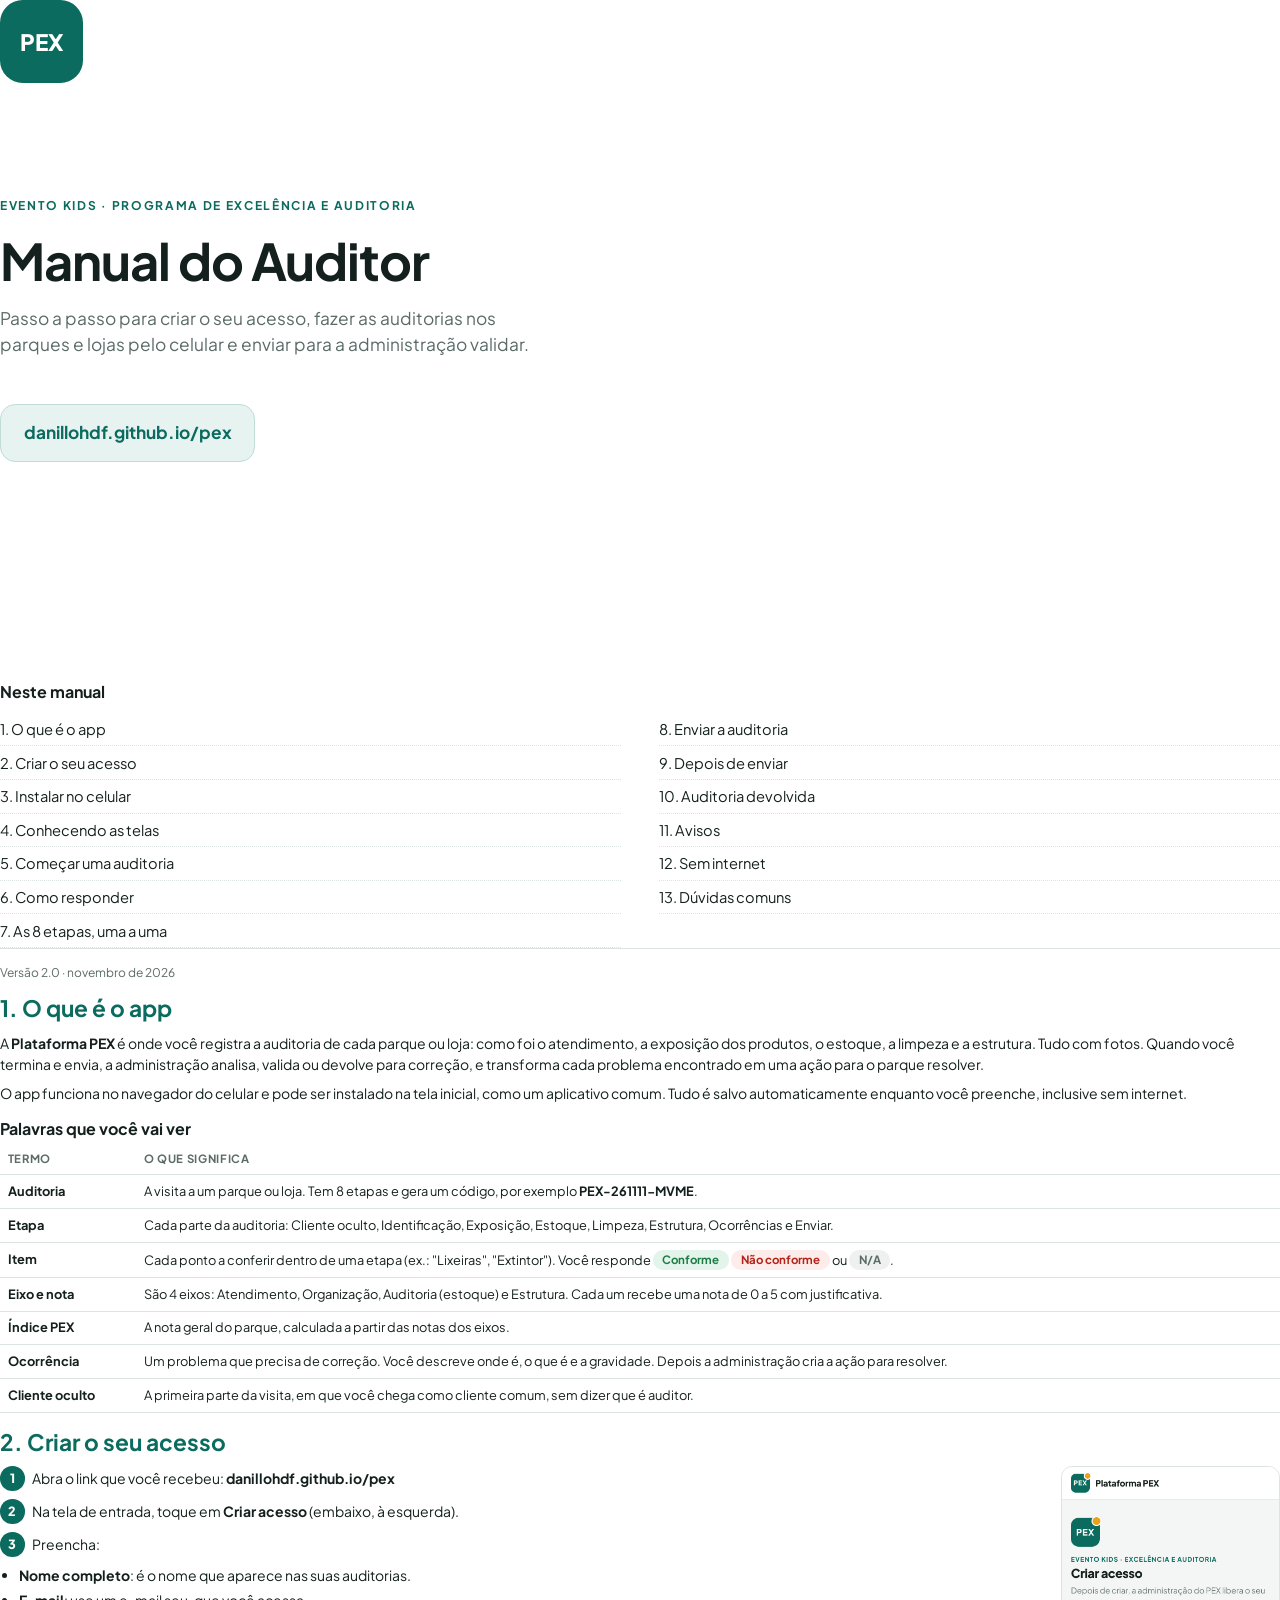
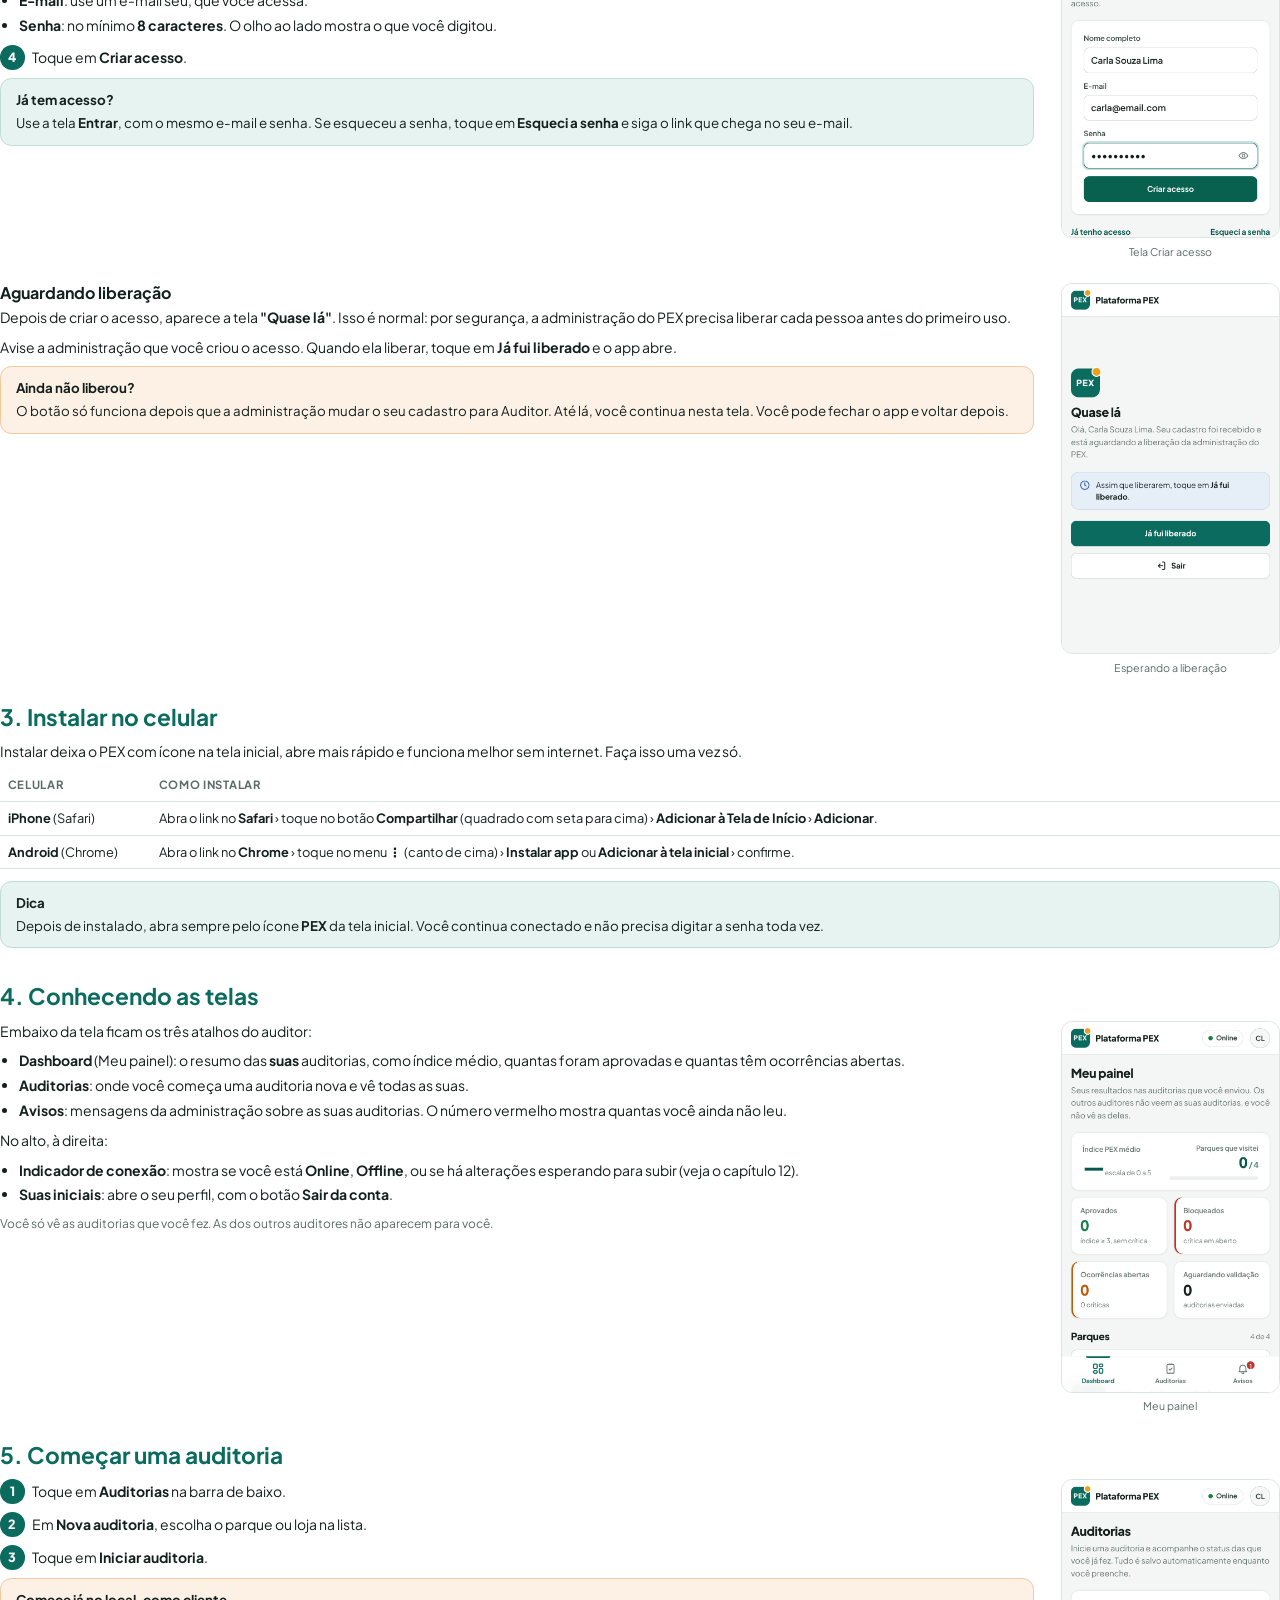
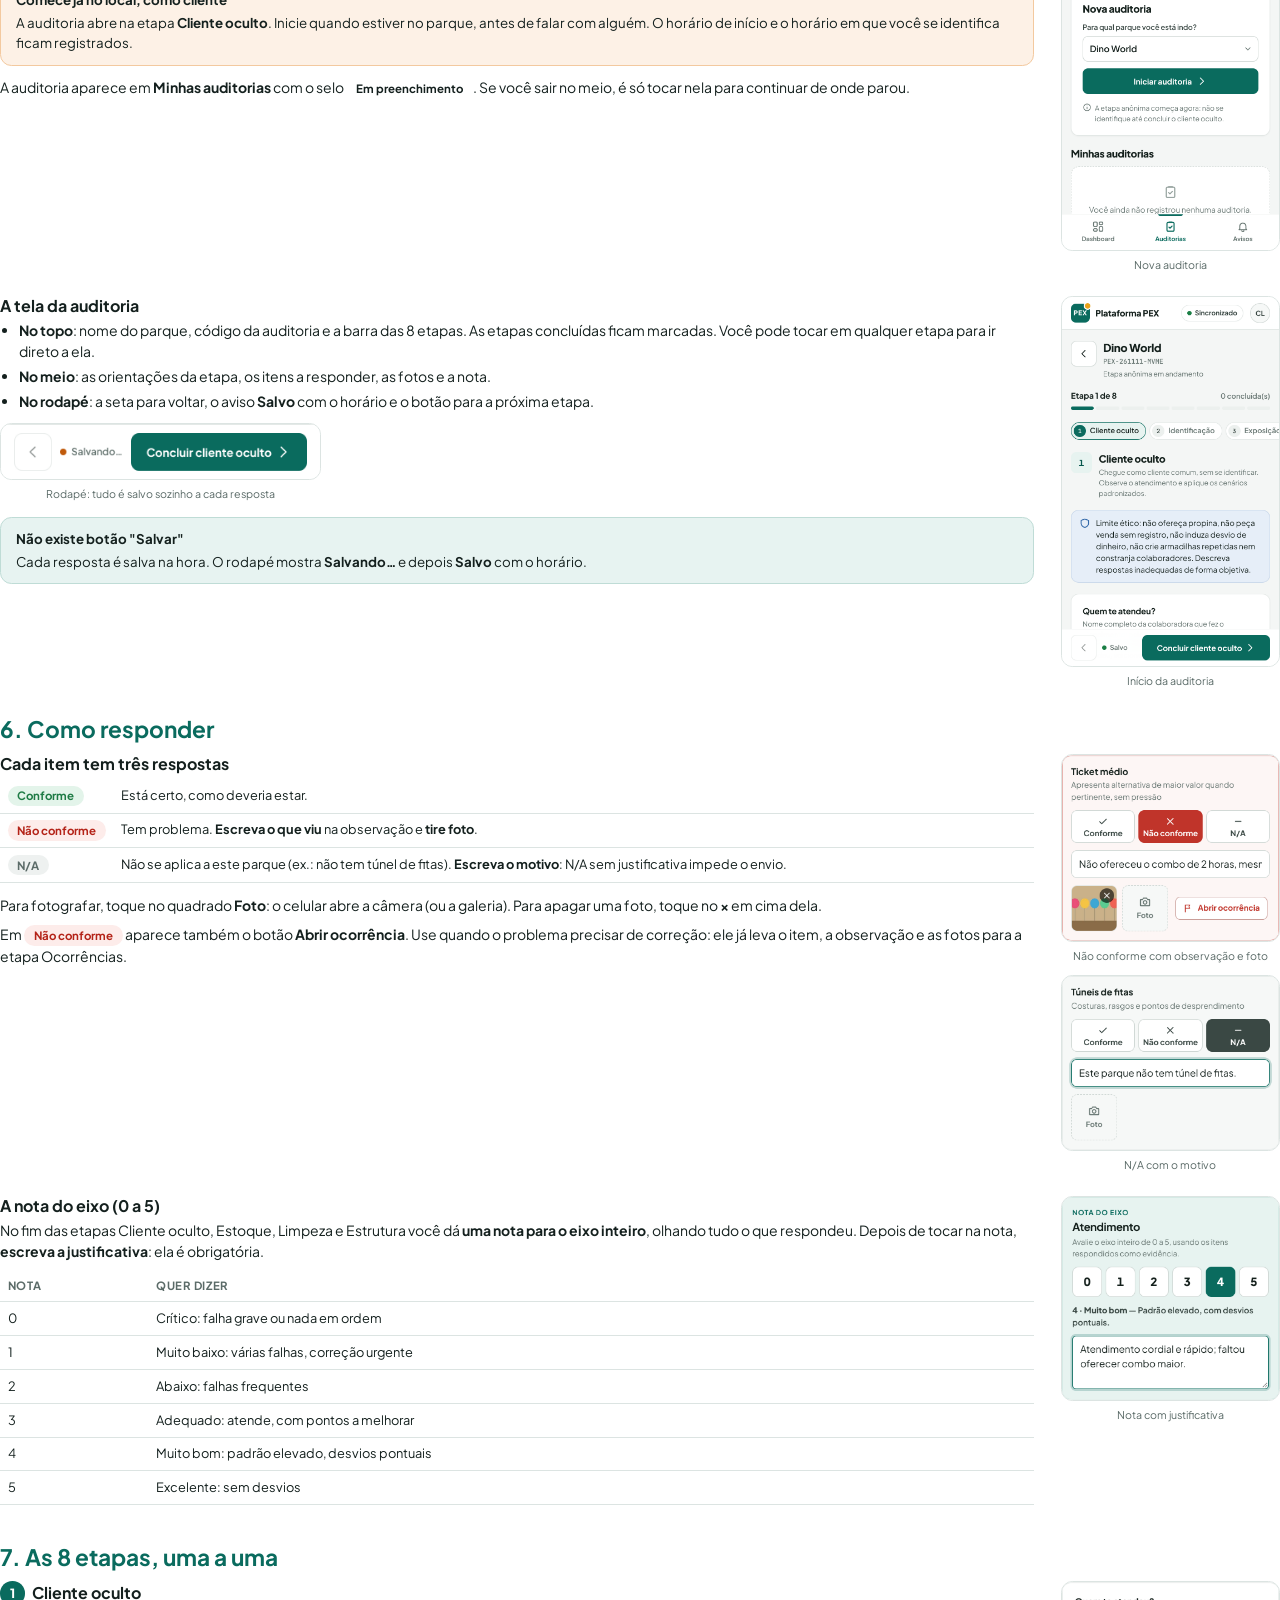
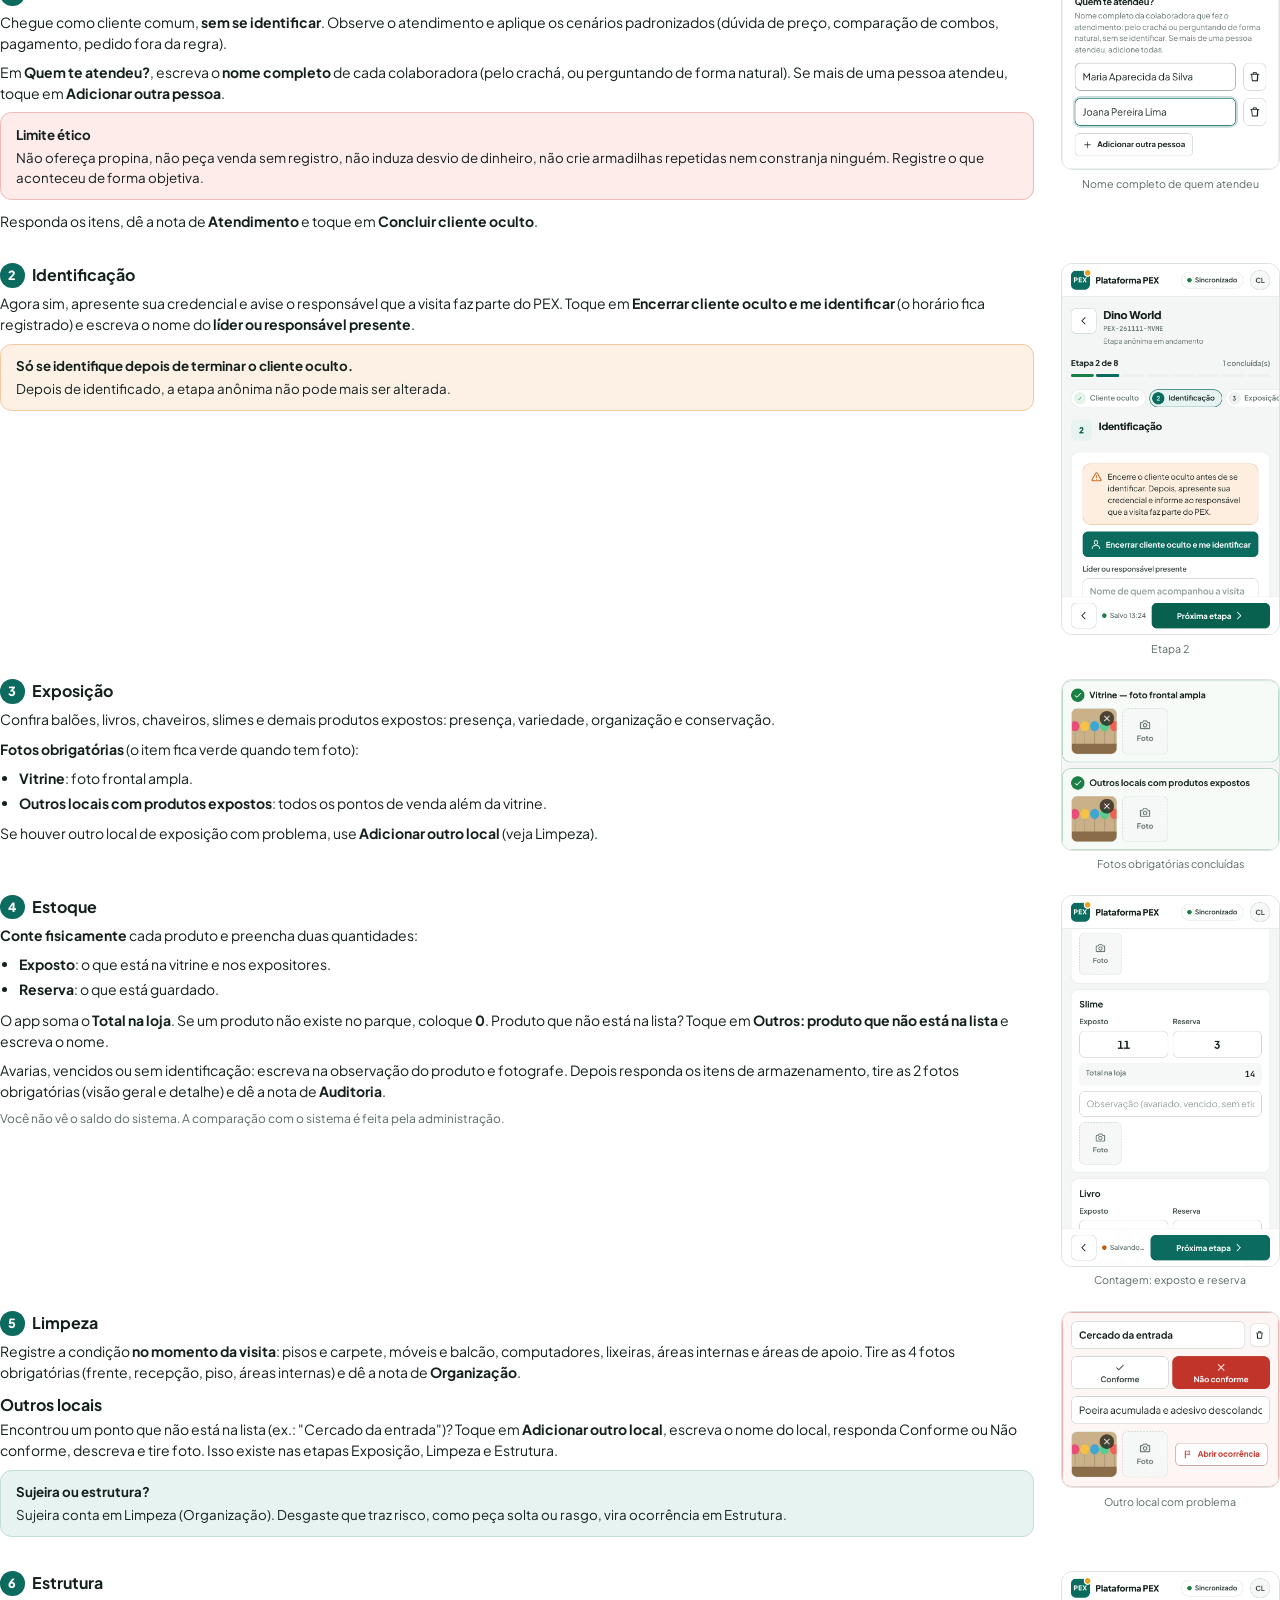
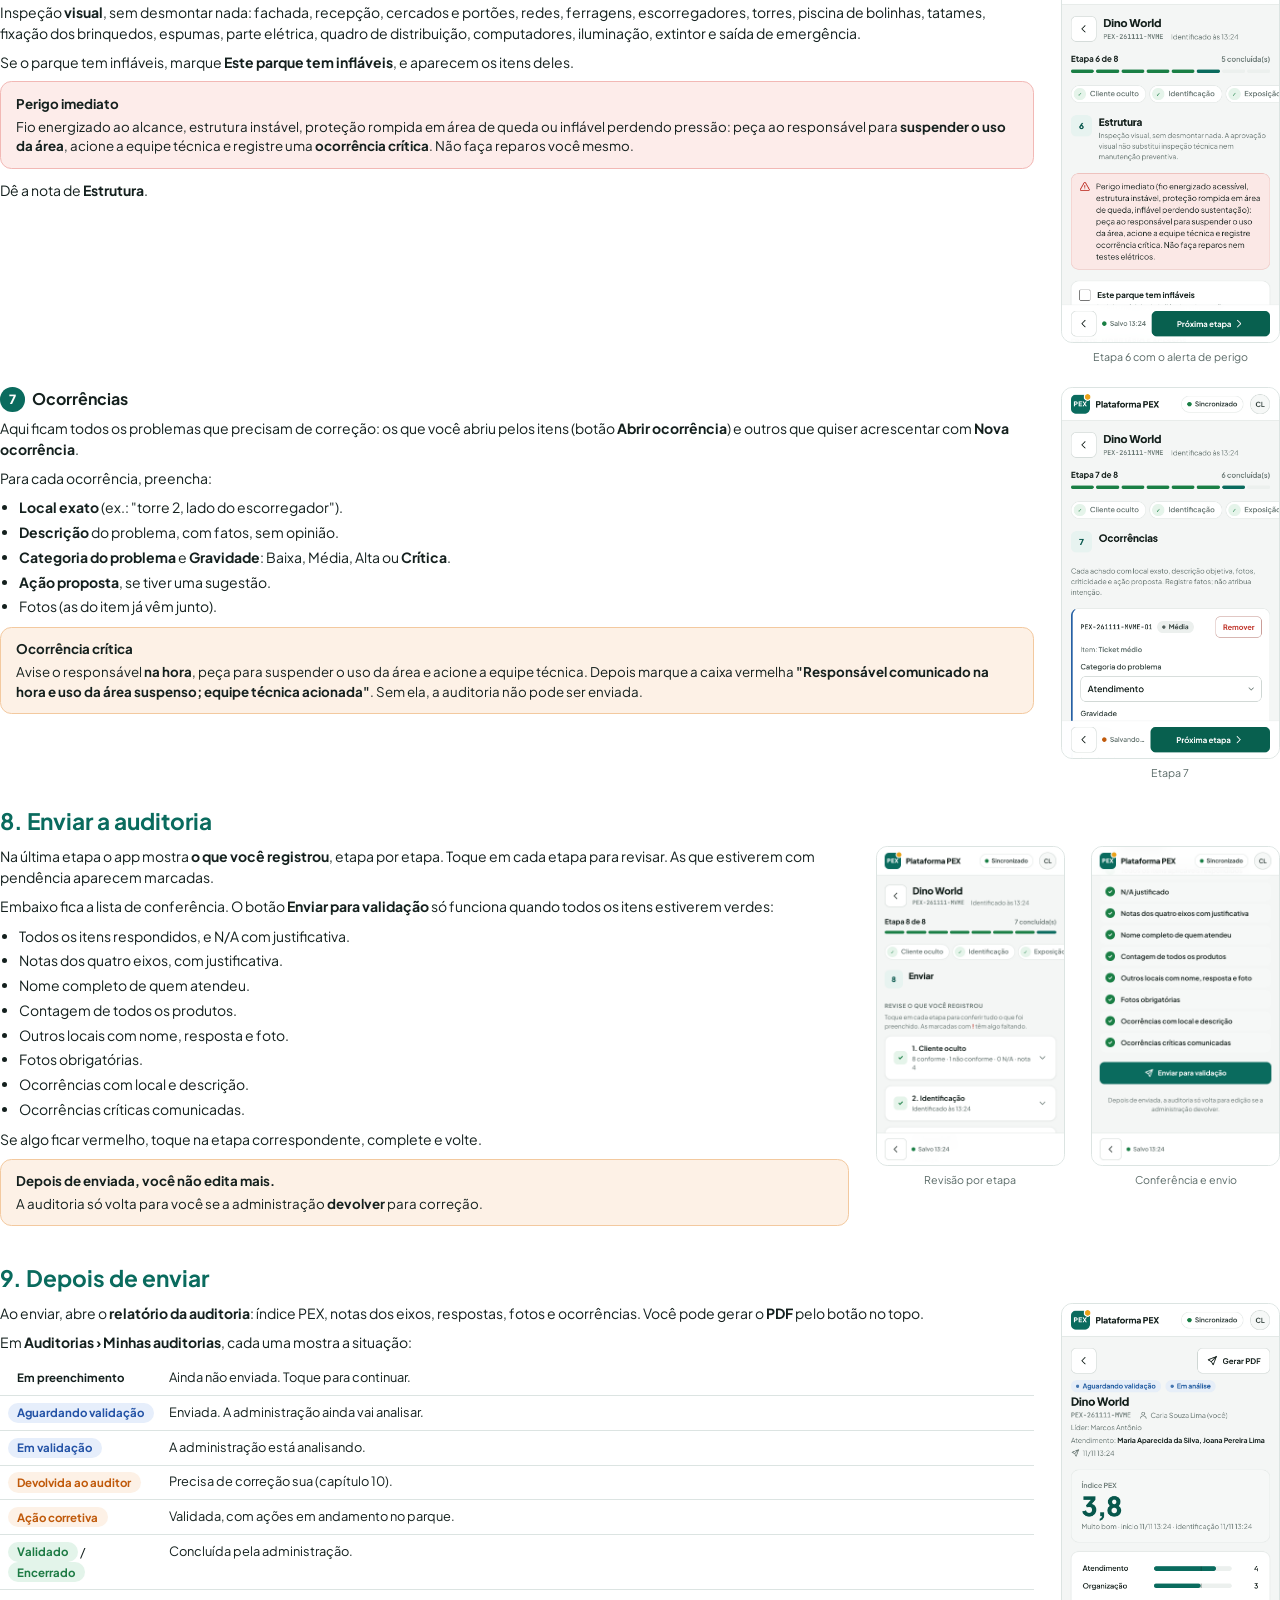
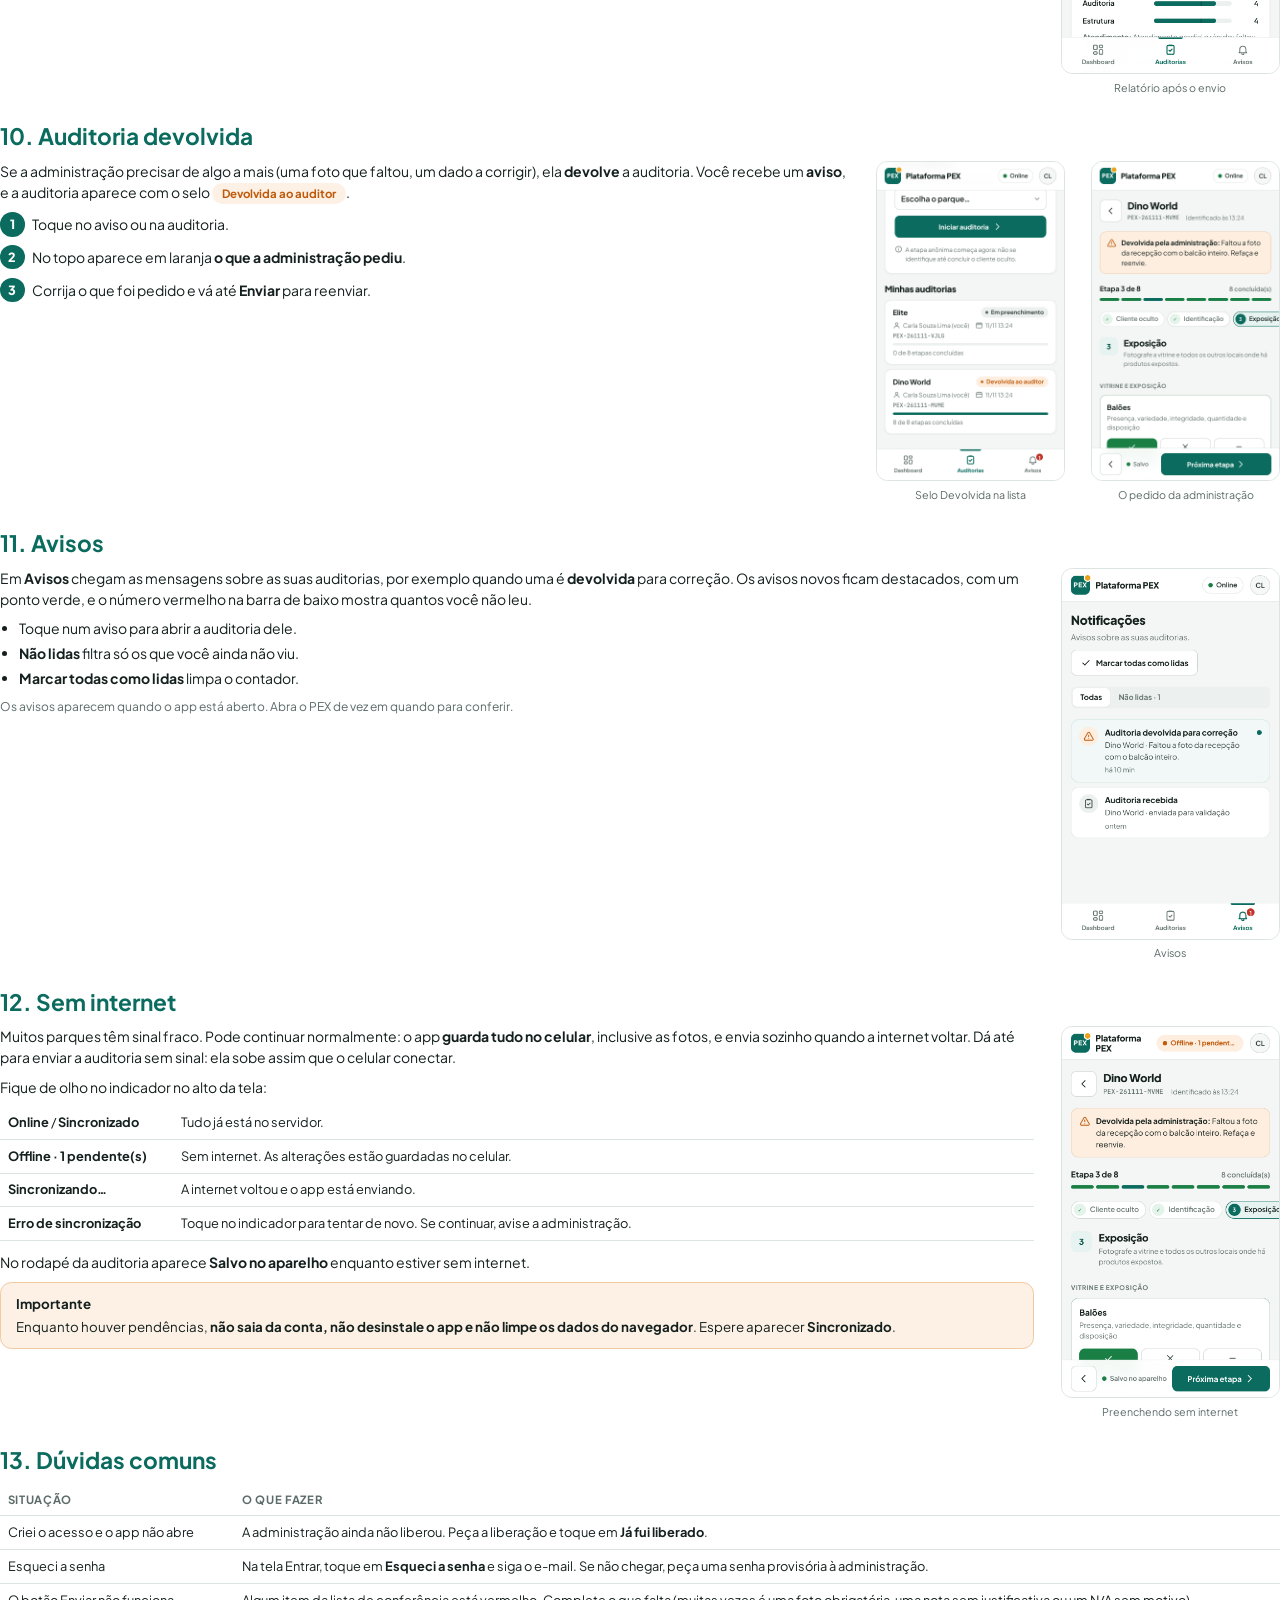
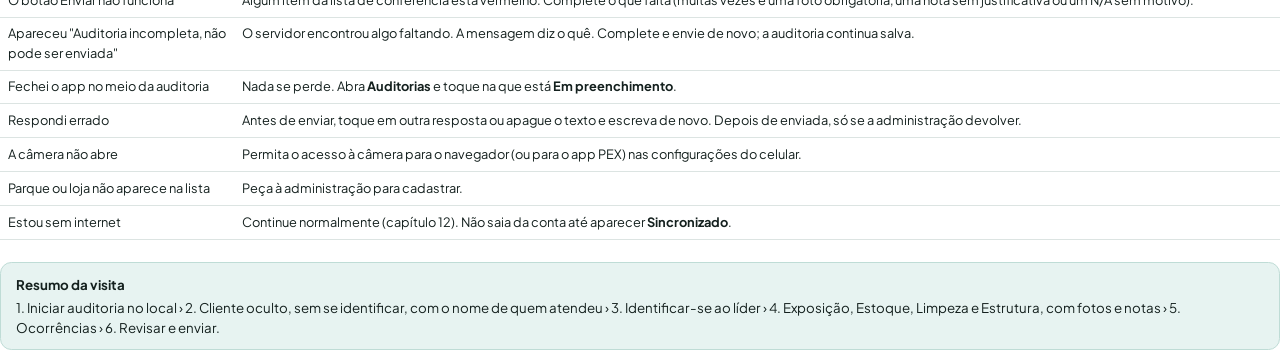
<file: docs/manual-fonte/manual.html>
<!doctype html>
<html lang="pt-BR"><head><meta charset="utf-8">
<title>Manual do Auditor · Plataforma PEX</title>
<link rel="stylesheet" href="https://fonts.googleapis.com/css2?family=Plus+Jakarta+Sans:wght@400;500;600;700;800&display=swap">
<style>
:root{--brand:#0A6B5E;--brand-50:#E7F3F1;--ink:#14201E;--muted:#5B6B68;--line:#DCE4E2;--warn:#C05A0B;--warn-50:#FDF1E6;--bad:#B42318;--bad-50:#FDECEA;--ok:#1E7B45}
@page{size:A4;margin:14mm 14mm 16mm}
*{box-sizing:border-box}
body{font-family:'Plus Jakarta Sans',system-ui,sans-serif;color:var(--ink);font-size:10.5pt;line-height:1.5;margin:0}
h1,h2,h3{line-height:1.2;margin:0}
h2{font-size:17pt;color:var(--brand);margin:0 0 3mm;padding-top:1mm}
h3{font-size:12pt;margin:0 0 1.5mm}
p{margin:0 0 2.2mm}
ul,ol{margin:0 0 2.5mm;padding-left:5mm}
li{margin-bottom:1mm}
b{font-weight:700}
.capa{height:262mm;display:flex;flex-direction:column;justify-content:space-between;page-break-after:always}
.capa .logo{width:22mm;height:22mm;border-radius:6mm;background:var(--brand);color:#fff;font-weight:800;font-size:17pt;display:flex;align-items:center;justify-content:center}
.capa .eyebrow{font-size:9pt;letter-spacing:.14em;text-transform:uppercase;color:var(--brand);font-weight:700;margin-top:30mm}
.capa h1{font-size:38pt;margin:4mm 0 4mm;letter-spacing:-.02em}
.capa .sub{font-size:13pt;color:var(--muted);max-width:140mm}
.capa .link{margin-top:10mm;display:inline-block;background:var(--brand-50);border:1px solid #BFDCD6;border-radius:4mm;padding:4mm 6mm;font-size:13pt;font-weight:700;color:var(--brand)}
.capa .rod{font-size:9pt;color:var(--muted);border-top:1px solid var(--line);padding-top:4mm}
.sec{page-break-before:always}
.bloco{display:grid;grid-template-columns:1fr 58mm;gap:7mm;align-items:start;margin:0 0 6mm;page-break-inside:avoid;break-inside:avoid}
.bloco.dois{grid-template-columns:1fr 50mm 50mm}
.bloco.so{display:block}
.fig{margin:0}
.fig img{width:100%;border:1px solid var(--line);border-radius:3mm;display:block}
.fig figcaption{font-size:8pt;color:var(--muted);margin-top:1.5mm;text-align:center}
.box{border-radius:3mm;padding:3mm 4mm;margin:2mm 0 3mm;font-size:10pt;page-break-inside:avoid}
.box.dica{background:var(--brand-50);border:1px solid #BFDCD6}
.box.atencao{background:var(--warn-50);border:1px solid #F3C99F}
.box.perigo{background:var(--bad-50);border:1px solid #F2B8B5}
.box b:first-child{display:block;margin-bottom:.8mm}
.num{display:inline-flex;width:6.5mm;height:6.5mm;border-radius:50%;background:var(--brand);color:#fff;font-weight:800;font-size:9.5pt;align-items:center;justify-content:center;margin-right:2mm;vertical-align:1px}
table{width:100%;border-collapse:collapse;font-size:9.6pt;margin:1mm 0 3mm;page-break-inside:avoid}
th,td{border-bottom:1px solid var(--line);padding:1.8mm 2mm;text-align:left;vertical-align:top}
th{font-size:8.5pt;text-transform:uppercase;letter-spacing:.06em;color:var(--muted)}
.tag{display:inline-block;border-radius:10mm;padding:.4mm 2.6mm;font-size:8.6pt;font-weight:700;white-space:nowrap}
.t-c{background:#E3F4EA;color:var(--ok)} .t-nc{background:var(--bad-50);color:var(--bad)} .t-na{background:#EEF1F0;color:var(--muted)}
.t-info{background:#E6EEFB;color:#2453A6} .t-warn{background:var(--warn-50);color:var(--warn)}
.indice{columns:2;column-gap:10mm;font-size:11pt}
.indice div{break-inside:avoid;padding:1.4mm 0;border-bottom:1px dotted var(--line)}
.small{font-size:9pt;color:var(--muted)}
</style></head><body>

<section class="capa">
  <div>
    <div class="logo">PEX</div>
    <div class="eyebrow">Evento Kids · Programa de Excelência e Auditoria</div>
    <h1>Manual do Auditor</h1>
    <p class="sub">Passo a passo para criar o seu acesso, fazer as auditorias nos parques e lojas pelo celular e enviar para a administração validar.</p>
    <div class="link">danillohdf.github.io/pex</div>
  </div>
  <div>
    <h3 style="margin-bottom:3mm">Neste manual</h3>
    <div class="indice">
      <div>1. O que é o app</div><div>2. Criar o seu acesso</div><div>3. Instalar no celular</div><div>4. Conhecendo as telas</div>
      <div>5. Começar uma auditoria</div><div>6. Como responder</div><div>7. As 8 etapas, uma a uma</div><div>8. Enviar a auditoria</div>
      <div>9. Depois de enviar</div><div>10. Auditoria devolvida</div><div>11. Avisos</div><div>12. Sem internet</div><div>13. Dúvidas comuns</div>
    </div>
    <p class="rod">Versão 2.0 · novembro de 2026</p>
  </div>
</section>

<!-- 1 -->
<section>
  <h2>1. O que é o app</h2>
  <p>A <b>Plataforma PEX</b> é onde você registra a auditoria de cada parque ou loja: como foi o atendimento, a exposição dos produtos, o estoque, a limpeza e a estrutura. Tudo com fotos. Quando você termina e envia, a administração analisa, valida ou devolve para correção, e transforma cada problema encontrado em uma ação para o parque resolver.</p>
  <p>O app funciona no navegador do celular e pode ser instalado na tela inicial, como um aplicativo comum. Tudo é salvo automaticamente enquanto você preenche, inclusive sem internet.</p>
  <h3 style="margin-top:4mm">Palavras que você vai ver</h3>
  <table>
    <tr><th style="width:36mm">Termo</th><th>O que significa</th></tr>
    <tr><td><b>Auditoria</b></td><td>A visita a um parque ou loja. Tem 8 etapas e gera um código, por exemplo <b>PEX-261111-MVME</b>.</td></tr>
    <tr><td><b>Etapa</b></td><td>Cada parte da auditoria: Cliente oculto, Identificação, Exposição, Estoque, Limpeza, Estrutura, Ocorrências e Enviar.</td></tr>
    <tr><td><b>Item</b></td><td>Cada ponto a conferir dentro de uma etapa (ex.: "Lixeiras", "Extintor"). Você responde <span class="tag t-c">Conforme</span> <span class="tag t-nc">Não conforme</span> ou <span class="tag t-na">N/A</span>.</td></tr>
    <tr><td><b>Eixo e nota</b></td><td>São 4 eixos: Atendimento, Organização, Auditoria (estoque) e Estrutura. Cada um recebe uma nota de 0 a 5 com justificativa.</td></tr>
    <tr><td><b>Índice PEX</b></td><td>A nota geral do parque, calculada a partir das notas dos eixos.</td></tr>
    <tr><td><b>Ocorrência</b></td><td>Um problema que precisa de correção. Você descreve onde é, o que é e a gravidade. Depois a administração cria a ação para resolver.</td></tr>
    <tr><td><b>Cliente oculto</b></td><td>A primeira parte da visita, em que você chega como cliente comum, sem dizer que é auditor.</td></tr>
  </table>
</section>

<!-- 2 -->
<section class="sec">
  <h2>2. Criar o seu acesso</h2>
  <div class="bloco">
    <div>
      <p><span class="num">1</span>Abra o link que você recebeu: <b>danillohdf.github.io/pex</b></p>
      <p><span class="num">2</span>Na tela de entrada, toque em <b>Criar acesso</b> (embaixo, à esquerda).</p>
      <p><span class="num">3</span>Preencha:</p>
      <ul>
        <li><b>Nome completo</b>: é o nome que aparece nas suas auditorias.</li>
        <li><b>E-mail</b>: use um e-mail seu, que você acessa.</li>
        <li><b>Senha</b>: no mínimo <b>8 caracteres</b>. O olho ao lado mostra o que você digitou.</li>
      </ul>
      <p><span class="num">4</span>Toque em <b>Criar acesso</b>.</p>
      <div class="box dica"><b>Já tem acesso?</b>Use a tela <b>Entrar</b>, com o mesmo e-mail e senha. Se esqueceu a senha, toque em <b>Esqueci a senha</b> e siga o link que chega no seu e-mail.</div>
    </div>
    <figure class="fig"><img src="02-criar.png"><figcaption>Tela Criar acesso</figcaption></figure>
  </div>
  <div class="bloco">
    <div>
      <h3>Aguardando liberação</h3>
      <p>Depois de criar o acesso, aparece a tela <b>"Quase lá"</b>. Isso é normal: por segurança, a administração do PEX precisa liberar cada pessoa antes do primeiro uso.</p>
      <p>Avise a administração que você criou o acesso. Quando ela liberar, toque em <b>Já fui liberado</b> e o app abre.</p>
      <div class="box atencao"><b>Ainda não liberou?</b>O botão só funciona depois que a administração mudar o seu cadastro para Auditor. Até lá, você continua nesta tela. Você pode fechar o app e voltar depois.</div>
    </div>
    <figure class="fig"><img src="03-aguardando.png"><figcaption>Esperando a liberação</figcaption></figure>
  </div>
</section>

<!-- 3 -->
<section class="sec">
  <h2>3. Instalar no celular</h2>
  <p>Instalar deixa o PEX com ícone na tela inicial, abre mais rápido e funciona melhor sem internet. Faça isso uma vez só.</p>
  <table>
    <tr><th style="width:40mm">Celular</th><th>Como instalar</th></tr>
    <tr><td><b>iPhone</b> (Safari)</td><td>Abra o link no <b>Safari</b> › toque no botão <b>Compartilhar</b> (quadrado com seta para cima) › <b>Adicionar à Tela de Início</b> › <b>Adicionar</b>.</td></tr>
    <tr><td><b>Android</b> (Chrome)</td><td>Abra o link no <b>Chrome</b> › toque no menu <b>⋮</b> (canto de cima) › <b>Instalar app</b> ou <b>Adicionar à tela inicial</b> › confirme.</td></tr>
  </table>
  <div class="box dica"><b>Dica</b>Depois de instalado, abra sempre pelo ícone <b>PEX</b> da tela inicial. Você continua conectado e não precisa digitar a senha toda vez.</div>

  <h2 style="margin-top:8mm">4. Conhecendo as telas</h2>
  <div class="bloco">
    <div>
      <p>Embaixo da tela ficam os três atalhos do auditor:</p>
      <ul>
        <li><b>Dashboard</b> (Meu painel): o resumo das <b>suas</b> auditorias, como índice médio, quantas foram aprovadas e quantas têm ocorrências abertas.</li>
        <li><b>Auditorias</b>: onde você começa uma auditoria nova e vê todas as suas.</li>
        <li><b>Avisos</b>: mensagens da administração sobre as suas auditorias. O número vermelho mostra quantas você ainda não leu.</li>
      </ul>
      <p>No alto, à direita:</p>
      <ul>
        <li><b>Indicador de conexão</b>: mostra se você está <b>Online</b>, <b>Offline</b>, ou se há alterações esperando para subir (veja o capítulo 12).</li>
        <li><b>Suas iniciais</b>: abre o seu perfil, com o botão <b>Sair da conta</b>.</li>
      </ul>
      <p class="small">Você só vê as auditorias que você fez. As dos outros auditores não aparecem para você.</p>
    </div>
    <figure class="fig"><img src="25-painel.png"><figcaption>Meu painel</figcaption></figure>
  </div>
</section>

<!-- 5 -->
<section class="sec">
  <h2>5. Começar uma auditoria</h2>
  <div class="bloco">
    <div>
      <p><span class="num">1</span>Toque em <b>Auditorias</b> na barra de baixo.</p>
      <p><span class="num">2</span>Em <b>Nova auditoria</b>, escolha o parque ou loja na lista.</p>
      <p><span class="num">3</span>Toque em <b>Iniciar auditoria</b>.</p>
      <div class="box atencao"><b>Comece já no local, como cliente</b>A auditoria abre na etapa <b>Cliente oculto</b>. Inicie quando estiver no parque, antes de falar com alguém. O horário de início e o horário em que você se identifica ficam registrados.</div>
      <p>A auditoria aparece em <b>Minhas auditorias</b> com o selo <span class="tag">Em preenchimento</span>. Se você sair no meio, é só tocar nela para continuar de onde parou.</p>
    </div>
    <figure class="fig"><img src="05-nova-auditoria.png"><figcaption>Nova auditoria</figcaption></figure>
  </div>
  <div class="bloco">
    <div>
      <h3>A tela da auditoria</h3>
      <ul>
        <li><b>No topo</b>: nome do parque, código da auditoria e a barra das 8 etapas. As etapas concluídas ficam marcadas. Você pode tocar em qualquer etapa para ir direto a ela.</li>
        <li><b>No meio</b>: as orientações da etapa, os itens a responder, as fotos e a nota.</li>
        <li><b>No rodapé</b>: a seta para voltar, o aviso <b>Salvo</b> com o horário e o botão para a próxima etapa.</li>
      </ul>
      <figure class="fig" style="max-width:85mm;margin-top:3mm"><img src="11-rodape.png"><figcaption>Rodapé: tudo é salvo sozinho a cada resposta</figcaption></figure>
      <div class="box dica" style="margin-top:4mm"><b>Não existe botão "Salvar"</b>Cada resposta é salva na hora. O rodapé mostra <b>Salvando…</b> e depois <b>Salvo</b> com o horário.</div>
    </div>
    <figure class="fig"><img src="06-editor-topo.png"><figcaption>Início da auditoria</figcaption></figure>
  </div>
</section>

<!-- 6 -->
<section class="sec">
  <h2>6. Como responder</h2>
  <div class="bloco">
    <div>
      <h3>Cada item tem três respostas</h3>
      <table>
        <tr><td style="width:30mm"><span class="tag t-c">Conforme</span></td><td>Está certo, como deveria estar.</td></tr>
        <tr><td><span class="tag t-nc">Não conforme</span></td><td>Tem problema. <b>Escreva o que viu</b> na observação e <b>tire foto</b>.</td></tr>
        <tr><td><span class="tag t-na">N/A</span></td><td>Não se aplica a este parque (ex.: não tem túnel de fitas). <b>Escreva o motivo</b>: N/A sem justificativa impede o envio.</td></tr>
      </table>
      <p>Para fotografar, toque no quadrado <b>Foto</b>: o celular abre a câmera (ou a galeria). Para apagar uma foto, toque no <b>×</b> em cima dela.</p>
      <p>Em <span class="tag t-nc">Não conforme</span> aparece também o botão <b>Abrir ocorrência</b>. Use quando o problema precisar de correção: ele já leva o item, a observação e as fotos para a etapa Ocorrências.</p>
    </div>
    <div>
      <figure class="fig"><img src="09-item-nc.png"><figcaption>Não conforme com observação e foto</figcaption></figure>
      <figure class="fig" style="margin-top:3mm"><img src="19-item-na.png"><figcaption>N/A com o motivo</figcaption></figure>
    </div>
  </div>
  <div class="bloco">
    <div>
      <h3>A nota do eixo (0 a 5)</h3>
      <p>No fim das etapas Cliente oculto, Estoque, Limpeza e Estrutura você dá <b>uma nota para o eixo inteiro</b>, olhando tudo o que respondeu. Depois de tocar na nota, <b>escreva a justificativa</b>: ela é obrigatória.</p>
      <table>
        <tr><th>Nota</th><th>Quer dizer</th></tr>
        <tr><td>0</td><td>Crítico: falha grave ou nada em ordem</td></tr>
        <tr><td>1</td><td>Muito baixo: várias falhas, correção urgente</td></tr>
        <tr><td>2</td><td>Abaixo: falhas frequentes</td></tr>
        <tr><td>3</td><td>Adequado: atende, com pontos a melhorar</td></tr>
        <tr><td>4</td><td>Muito bom: padrão elevado, desvios pontuais</td></tr>
        <tr><td>5</td><td>Excelente: sem desvios</td></tr>
      </table>
    </div>
    <figure class="fig"><img src="10-nota.png"><figcaption>Nota com justificativa</figcaption></figure>
  </div>
</section>

<!-- 7 -->
<section class="sec">
  <h2>7. As 8 etapas, uma a uma</h2>
  <div class="bloco">
    <div>
      <h3><span class="num">1</span>Cliente oculto</h3>
      <p>Chegue como cliente comum, <b>sem se identificar</b>. Observe o atendimento e aplique os cenários padronizados (dúvida de preço, comparação de combos, pagamento, pedido fora da regra).</p>
      <p>Em <b>Quem te atendeu?</b>, escreva o <b>nome completo</b> de cada colaboradora (pelo crachá, ou perguntando de forma natural). Se mais de uma pessoa atendeu, toque em <b>Adicionar outra pessoa</b>.</p>
      <div class="box perigo"><b>Limite ético</b>Não ofereça propina, não peça venda sem registro, não induza desvio de dinheiro, não crie armadilhas repetidas nem constranja ninguém. Registre o que aconteceu de forma objetiva.</div>
      <p>Responda os itens, dê a nota de <b>Atendimento</b> e toque em <b>Concluir cliente oculto</b>.</p>
    </div>
    <figure class="fig"><img src="07-quem-atendeu.png"><figcaption>Nome completo de quem atendeu</figcaption></figure>
  </div>
  <div class="bloco">
    <div>
      <h3><span class="num">2</span>Identificação</h3>
      <p>Agora sim, apresente sua credencial e avise o responsável que a visita faz parte do PEX. Toque em <b>Encerrar cliente oculto e me identificar</b> (o horário fica registrado) e escreva o nome do <b>líder ou responsável presente</b>.</p>
      <div class="box atencao"><b>Só se identifique depois de terminar o cliente oculto.</b>Depois de identificado, a etapa anônima não pode mais ser alterada.</div>
    </div>
    <figure class="fig"><img src="12-identificacao.png"><figcaption>Etapa 2</figcaption></figure>
  </div>
</section>

<section class="sec">
  <div class="bloco">
    <div>
      <h3><span class="num">3</span>Exposição</h3>
      <p>Confira balões, livros, chaveiros, slimes e demais produtos expostos: presença, variedade, organização e conservação.</p>
      <p><b>Fotos obrigatórias</b> (o item fica verde quando tem foto):</p>
      <ul><li><b>Vitrine</b>: foto frontal ampla.</li><li><b>Outros locais com produtos expostos</b>: todos os pontos de venda além da vitrine.</li></ul>
      <p>Se houver outro local de exposição com problema, use <b>Adicionar outro local</b> (veja Limpeza).</p>
    </div>
    <figure class="fig"><img src="14-fotos-obrigatorias.png"><figcaption>Fotos obrigatórias concluídas</figcaption></figure>
  </div>
  <div class="bloco">
    <div>
      <h3><span class="num">4</span>Estoque</h3>
      <p><b>Conte fisicamente</b> cada produto e preencha duas quantidades:</p>
      <ul><li><b>Exposto</b>: o que está na vitrine e nos expositores.</li><li><b>Reserva</b>: o que está guardado.</li></ul>
      <p>O app soma o <b>Total na loja</b>. Se um produto não existe no parque, coloque <b>0</b>. Produto que não está na lista? Toque em <b>Outros: produto que não está na lista</b> e escreva o nome.</p>
      <p>Avarias, vencidos ou sem identificação: escreva na observação do produto e fotografe. Depois responda os itens de armazenamento, tire as 2 fotos obrigatórias (visão geral e detalhe) e dê a nota de <b>Auditoria</b>.</p>
      <p class="small">Você não vê o saldo do sistema. A comparação com o sistema é feita pela administração.</p>
    </div>
    <figure class="fig"><img src="16-estoque-contagem.png"><figcaption>Contagem: exposto e reserva</figcaption></figure>
  </div>
</section>

<section class="sec">
  <div class="bloco">
    <div>
      <h3><span class="num">5</span>Limpeza</h3>
      <p>Registre a condição <b>no momento da visita</b>: pisos e carpete, móveis e balcão, computadores, lixeiras, áreas internas e áreas de apoio. Tire as 4 fotos obrigatórias (frente, recepção, piso, áreas internas) e dê a nota de <b>Organização</b>.</p>
      <h3 style="margin-top:3mm">Outros locais</h3>
      <p>Encontrou um ponto que não está na lista (ex.: "Cercado da entrada")? Toque em <b>Adicionar outro local</b>, escreva o nome do local, responda Conforme ou Não conforme, descreva e tire foto. Isso existe nas etapas Exposição, Limpeza e Estrutura.</p>
      <div class="box dica"><b>Sujeira ou estrutura?</b>Sujeira conta em Limpeza (Organização). Desgaste que traz risco, como peça solta ou rasgo, vira ocorrência em Estrutura.</div>
    </div>
    <figure class="fig"><img src="17-outro-local.png"><figcaption>Outro local com problema</figcaption></figure>
  </div>
  <div class="bloco">
    <div>
      <h3><span class="num">6</span>Estrutura</h3>
      <p>Inspeção <b>visual</b>, sem desmontar nada: fachada, recepção, cercados e portões, redes, ferragens, escorregadores, torres, piscina de bolinhas, tatames, fixação dos brinquedos, espumas, parte elétrica, quadro de distribuição, computadores, iluminação, extintor e saída de emergência.</p>
      <p>Se o parque tem infláveis, marque <b>Este parque tem infláveis</b>, e aparecem os itens deles.</p>
      <div class="box perigo"><b>Perigo imediato</b>Fio energizado ao alcance, estrutura instável, proteção rompida em área de queda ou inflável perdendo pressão: peça ao responsável para <b>suspender o uso da área</b>, acione a equipe técnica e registre uma <b>ocorrência crítica</b>. Não faça reparos você mesmo.</div>
      <p>Dê a nota de <b>Estrutura</b>.</p>
    </div>
    <figure class="fig"><img src="18-estrutura.png"><figcaption>Etapa 6 com o alerta de perigo</figcaption></figure>
  </div>
</section>

<section class="sec">
  <div class="bloco">
    <div>
      <h3><span class="num">7</span>Ocorrências</h3>
      <p>Aqui ficam todos os problemas que precisam de correção: os que você abriu pelos itens (botão <b>Abrir ocorrência</b>) e outros que quiser acrescentar com <b>Nova ocorrência</b>.</p>
      <p>Para cada ocorrência, preencha:</p>
      <ul>
        <li><b>Local exato</b> (ex.: "torre 2, lado do escorregador").</li>
        <li><b>Descrição</b> do problema, com fatos, sem opinião.</li>
        <li><b>Categoria do problema</b> e <b>Gravidade</b>: Baixa, Média, Alta ou <b>Crítica</b>.</li>
        <li><b>Ação proposta</b>, se tiver uma sugestão.</li>
        <li>Fotos (as do item já vêm junto).</li>
      </ul>
      <div class="box atencao"><b>Ocorrência crítica</b>Avise o responsável <b>na hora</b>, peça para suspender o uso da área e acione a equipe técnica. Depois marque a caixa vermelha <b>"Responsável comunicado na hora e uso da área suspenso; equipe técnica acionada"</b>. Sem ela, a auditoria não pode ser enviada.</div>
    </div>
    <figure class="fig"><img src="20-ocorrencias.png"><figcaption>Etapa 7</figcaption></figure>
  </div>
</section>

<!-- 8 -->
<section class="sec">
  <h2>8. Enviar a auditoria</h2>
  <div class="bloco dois">
    <div>
      <p>Na última etapa o app mostra <b>o que você registrou</b>, etapa por etapa. Toque em cada etapa para revisar. As que estiverem com pendência aparecem marcadas.</p>
      <p>Embaixo fica a lista de conferência. O botão <b>Enviar para validação</b> só funciona quando todos os itens estiverem verdes:</p>
      <ul>
        <li>Todos os itens respondidos, e N/A com justificativa.</li>
        <li>Notas dos quatro eixos, com justificativa.</li>
        <li>Nome completo de quem atendeu.</li>
        <li>Contagem de todos os produtos.</li>
        <li>Outros locais com nome, resposta e foto.</li>
        <li>Fotos obrigatórias.</li>
        <li>Ocorrências com local e descrição.</li>
        <li>Ocorrências críticas comunicadas.</li>
      </ul>
      <p>Se algo ficar vermelho, toque na etapa correspondente, complete e volte.</p>
      <div class="box atencao"><b>Depois de enviada, você não edita mais.</b>A auditoria só volta para você se a administração <b>devolver</b> para correção.</div>
    </div>
    <figure class="fig"><img src="21-revisao.png"><figcaption>Revisão por etapa</figcaption></figure>
    <figure class="fig"><img src="22-enviar.png"><figcaption>Conferência e envio</figcaption></figure>
  </div>
</section>

<!-- 9 -->
<section class="sec">
  <h2>9. Depois de enviar</h2>
  <div class="bloco">
    <div>
      <p>Ao enviar, abre o <b>relatório da auditoria</b>: índice PEX, notas dos eixos, respostas, fotos e ocorrências. Você pode gerar o <b>PDF</b> pelo botão no topo.</p>
      <p>Em <b>Auditorias › Minhas auditorias</b>, cada uma mostra a situação:</p>
      <table>
        <tr><td style="width:40mm"><span class="tag">Em preenchimento</span></td><td>Ainda não enviada. Toque para continuar.</td></tr>
        <tr><td><span class="tag t-info">Aguardando validação</span></td><td>Enviada. A administração ainda vai analisar.</td></tr>
        <tr><td><span class="tag t-info">Em validação</span></td><td>A administração está analisando.</td></tr>
        <tr><td><span class="tag t-warn">Devolvida ao auditor</span></td><td>Precisa de correção sua (capítulo 10).</td></tr>
        <tr><td><span class="tag t-warn">Ação corretiva</span></td><td>Validada, com ações em andamento no parque.</td></tr>
        <tr><td><span class="tag t-c">Validado</span> / <span class="tag t-c">Encerrado</span></td><td>Concluída pela administração.</td></tr>
      </table>
    </div>
    <figure class="fig"><img src="23-relatorio.png"><figcaption>Relatório após o envio</figcaption></figure>
  </div>

  <h2 style="margin-top:4mm">10. Auditoria devolvida</h2>
  <div class="bloco dois">
    <div>
      <p>Se a administração precisar de algo a mais (uma foto que faltou, um dado a corrigir), ela <b>devolve</b> a auditoria. Você recebe um <b>aviso</b>, e a auditoria aparece com o selo <span class="tag t-warn">Devolvida ao auditor</span>.</p>
      <p><span class="num">1</span>Toque no aviso ou na auditoria.</p>
      <p><span class="num">2</span>No topo aparece em laranja <b>o que a administração pediu</b>.</p>
      <p><span class="num">3</span>Corrija o que foi pedido e vá até <b>Enviar</b> para reenviar.</p>
    </div>
    <figure class="fig"><img src="26-lista-devolvida.png"><figcaption>Selo Devolvida na lista</figcaption></figure>
    <figure class="fig"><img src="28-devolvida-editor.png"><figcaption>O pedido da administração</figcaption></figure>
  </div>
</section>

<!-- 11 / 12 -->
<section class="sec">
  <h2>11. Avisos</h2>
  <div class="bloco">
    <div>
      <p>Em <b>Avisos</b> chegam as mensagens sobre as suas auditorias, por exemplo quando uma é <b>devolvida</b> para correção. Os avisos novos ficam destacados, com um ponto verde, e o número vermelho na barra de baixo mostra quantos você não leu.</p>
      <ul>
        <li>Toque num aviso para abrir a auditoria dele.</li>
        <li><b>Não lidas</b> filtra só os que você ainda não viu.</li>
        <li><b>Marcar todas como lidas</b> limpa o contador.</li>
      </ul>
      <p class="small">Os avisos aparecem quando o app está aberto. Abra o PEX de vez em quando para conferir.</p>
    </div>
    <figure class="fig"><img src="27-avisos.png"><figcaption>Avisos</figcaption></figure>
  </div>
  <h2 style="margin-top:2mm">12. Sem internet</h2>
  <div class="bloco">
    <div>
      <p>Muitos parques têm sinal fraco. Pode continuar normalmente: o app <b>guarda tudo no celular</b>, inclusive as fotos, e envia sozinho quando a internet voltar. Dá até para enviar a auditoria sem sinal: ela sobe assim que o celular conectar.</p>
      <p>Fique de olho no indicador no alto da tela:</p>
      <table>
        <tr><td style="width:46mm"><b>Online</b> / <b>Sincronizado</b></td><td>Tudo já está no servidor.</td></tr>
        <tr><td><b>Offline · 1 pendente(s)</b></td><td>Sem internet. As alterações estão guardadas no celular.</td></tr>
        <tr><td><b>Sincronizando…</b></td><td>A internet voltou e o app está enviando.</td></tr>
        <tr><td><b>Erro de sincronização</b></td><td>Toque no indicador para tentar de novo. Se continuar, avise a administração.</td></tr>
      </table>
      <p>No rodapé da auditoria aparece <b>Salvo no aparelho</b> enquanto estiver sem internet.</p>
      <div class="box atencao"><b>Importante</b>Enquanto houver pendências, <b>não saia da conta, não desinstale o app e não limpe os dados do navegador</b>. Espere aparecer <b>Sincronizado</b>.</div>
    </div>
    <figure class="fig"><img src="30-offline.png"><figcaption>Preenchendo sem internet</figcaption></figure>
  </div>
</section>

<!-- 13 -->
<section class="sec">
  <h2>13. Dúvidas comuns</h2>
  <table>
    <tr><th style="width:62mm">Situação</th><th>O que fazer</th></tr>
    <tr><td>Criei o acesso e o app não abre</td><td>A administração ainda não liberou. Peça a liberação e toque em <b>Já fui liberado</b>.</td></tr>
    <tr><td>Esqueci a senha</td><td>Na tela Entrar, toque em <b>Esqueci a senha</b> e siga o e-mail. Se não chegar, peça uma senha provisória à administração.</td></tr>
    <tr><td>O botão Enviar não funciona</td><td>Algum item da lista de conferência está vermelho. Complete o que falta (muitas vezes é uma foto obrigatória, uma nota sem justificativa ou um N/A sem motivo).</td></tr>
    <tr><td>Apareceu "Auditoria incompleta, não pode ser enviada"</td><td>O servidor encontrou algo faltando. A mensagem diz o quê. Complete e envie de novo; a auditoria continua salva.</td></tr>
    <tr><td>Fechei o app no meio da auditoria</td><td>Nada se perde. Abra <b>Auditorias</b> e toque na que está <b>Em preenchimento</b>.</td></tr>
    <tr><td>Respondi errado</td><td>Antes de enviar, toque em outra resposta ou apague o texto e escreva de novo. Depois de enviada, só se a administração devolver.</td></tr>
    <tr><td>A câmera não abre</td><td>Permita o acesso à câmera para o navegador (ou para o app PEX) nas configurações do celular.</td></tr>
    <tr><td>Parque ou loja não aparece na lista</td><td>Peça à administração para cadastrar.</td></tr>
    <tr><td>Estou sem internet</td><td>Continue normalmente (capítulo 12). Não saia da conta até aparecer <b>Sincronizado</b>.</td></tr>
  </table>
  <div class="box dica" style="margin-top:6mm"><b>Resumo da visita</b>
    1. Iniciar auditoria no local › 2. Cliente oculto, sem se identificar, com o nome de quem atendeu › 3. Identificar-se ao líder › 4. Exposição, Estoque, Limpeza e Estrutura, com fotos e notas › 5. Ocorrências › 6. Revisar e enviar.</div>
</section>

</body></html>
</file>
<file: css/pex.css>
/* =====================================================================
   PEX · Design system
   Identidade: verde institucional, fundo neutro claro, grafite para texto.
   Cada cor tem função: verde = marca/ação, vermelho = crítico, laranja = alerta
   e pendência, azul = informação, amarelo = destaque secundário.
   Documentação dos componentes: docs/DESIGN-SYSTEM.md
   ===================================================================== */

/* ---------- 1. Tokens ---------- */
:root{
  /* superfícies */
  --bg:#F4F6F5; --surface:#FFFFFF; --surface-2:#F6F8F7; --surface-3:#ECF0EE;
  --line:#E3E8E6; --line-2:#CFD7D4;
  /* texto (grafite) */
  --ink:#14201C; --ink-2:#3A4844; --muted:#687773; --faint:#93A09C;
  /* marca */
  --brand:#0A6B5E; --brand-700:#07574C; --brand-600:#08604F; --brand-50:#E7F3F0; --brand-100:#CDE7E1; --on-brand:#FFFFFF;
  /* destaque secundário */
  --sun:#E9A21A; --sun-50:#FDF4DE;
  /* estados funcionais */
  --ok:#1A7F45; --ok-bg:#E5F4EA;
  --warn:#C05A0B; --warn-bg:#FDEEDF;      /* laranja: alertas e pendências */
  --bad:#C0342A; --bad-bg:#FBE8E6;        /* vermelho: crítico e risco */
  --info:#2660A4; --info-bg:#E6EEF8;      /* azul: informação e estados neutros */
  /* forma */
  --r-xs:6px; --r-sm:8px; --r:10px; --r-lg:14px; --r-pill:999px;
  --sh-1:0 1px 2px rgba(16,26,23,.05);
  --sh-2:0 1px 3px rgba(16,26,23,.06),0 6px 16px rgba(16,26,23,.06);
  --sh-3:0 12px 32px rgba(16,26,23,.16),0 2px 8px rgba(16,26,23,.08);
  --ring:0 0 0 3px color-mix(in srgb,var(--brand) 22%,transparent);
  /* tipografia */
  --f:"Plus Jakarta Sans",system-ui,-apple-system,"Segoe UI",Roboto,sans-serif;
  --f-mono:"JetBrains Mono",ui-monospace,Menlo,monospace;
  --fs-page:28px; --fs-sec:18px; --fs-sub:15px; --fs-body:14.5px; --fs-meta:12.5px;
  /* espaços (escala de 4) */
  --s1:4px; --s2:8px; --s3:12px; --s4:16px; --s5:20px; --s6:24px; --s8:32px;
  /* alturas de controle */
  --h-sm:34px; --h:42px; --h-lg:48px;
  /* casca */
  --top:env(safe-area-inset-top,0px); --bot:env(safe-area-inset-bottom,0px);
  --appbar:58px; --tabbar:64px; --side-w:252px; --side-min:72px; --side:0px;
}
@media (pointer:coarse){ :root{ --h:46px; --h-sm:38px } }
@media (prefers-color-scheme: dark){:root:not([data-theme="light"]){
  --bg:#0C1311; --surface:#131C19; --surface-2:#172220; --surface-3:#1E2A27;
  --line:#25322E; --line-2:#344440; --ink:#E6EDEA; --ink-2:#C2CDC9; --muted:#8D9C97; --faint:#6B7A75;
  --brand:#3DBDAC; --brand-700:#6ED3C5; --brand-600:#57CABB; --brand-50:#12302B; --brand-100:#18423B; --on-brand:#04201B;
  --sun:#F1BC4F; --sun-50:#3A2E10;
  --ok:#5CC985; --ok-bg:#13301F; --warn:#F39A4E; --warn-bg:#3A2412; --bad:#FF867B; --bad-bg:#3B1A17; --info:#86BAEA; --info-bg:#14273B;
  --sh-1:0 1px 2px rgba(0,0,0,.4); --sh-2:0 2px 8px rgba(0,0,0,.4); --sh-3:0 14px 36px rgba(0,0,0,.55);
  color-scheme:dark}}
:root[data-theme="dark"]{
  --bg:#0C1311; --surface:#131C19; --surface-2:#172220; --surface-3:#1E2A27;
  --line:#25322E; --line-2:#344440; --ink:#E6EDEA; --ink-2:#C2CDC9; --muted:#8D9C97; --faint:#6B7A75;
  --brand:#3DBDAC; --brand-700:#6ED3C5; --brand-600:#57CABB; --brand-50:#12302B; --brand-100:#18423B; --on-brand:#04201B;
  --sun:#F1BC4F; --sun-50:#3A2E10;
  --ok:#5CC985; --ok-bg:#13301F; --warn:#F39A4E; --warn-bg:#3A2412; --bad:#FF867B; --bad-bg:#3B1A17; --info:#86BAEA; --info-bg:#14273B;
  --sh-1:0 1px 2px rgba(0,0,0,.4); --sh-2:0 2px 8px rgba(0,0,0,.4); --sh-3:0 14px 36px rgba(0,0,0,.55);
  color-scheme:dark}

/* ---------- 2. Base ---------- */
*{box-sizing:border-box}
[hidden]{display:none !important}
html{-webkit-text-size-adjust:100%;height:100%}
body{margin:0;background:var(--bg);color:var(--ink);font:400 var(--fs-body)/1.5 var(--f);min-height:100%;-webkit-font-smoothing:antialiased;-webkit-tap-highlight-color:transparent;font-feature-settings:"cv11"}
button,input,select,textarea{font:inherit;color:inherit}
button{cursor:pointer}
:focus-visible{outline:2px solid var(--brand);outline-offset:2px;border-radius:var(--r-xs)}
.wrap{max-width:1240px;margin:0 auto;padding-left:max(16px,env(safe-area-inset-left,0px));padding-right:max(16px,env(safe-area-inset-right,0px))}
@media (min-width:768px){ .wrap{padding-left:28px;padding-right:28px} }
@media (min-width:1280px){ .wrap{padding-left:40px;padding-right:40px} }
.ic{width:20px;height:20px;flex:none;stroke:currentColor;fill:none;stroke-width:1.9;stroke-linecap:round;stroke-linejoin:round}
.ic.sm{width:16px;height:16px} .ic.lg{width:24px;height:24px}
.sr-only{position:absolute;width:1px;height:1px;overflow:hidden;clip:rect(0 0 0 0);white-space:nowrap}

/* ---------- 3. Tipografia ---------- */
h1,h2,h3{margin:0;letter-spacing:-.018em;text-wrap:balance;color:var(--ink)}
h1{font-size:clamp(22px,4.6vw,var(--fs-page));font-weight:780;line-height:1.18}
h2{font-size:var(--fs-sec);font-weight:720;line-height:1.3}
h3{font-size:var(--fs-sub);font-weight:700;line-height:1.35}
.eyebrow{font-size:11.5px;font-weight:700;letter-spacing:.08em;text-transform:uppercase;color:var(--brand)}
.lead{color:var(--muted);margin:6px 0 0;max-width:70ch;font-size:14.5px;line-height:1.55}
.muted{color:var(--muted)}
.mono{font-family:var(--f-mono);font-size:12px;letter-spacing:0}
.num{font-variant-numeric:tabular-nums}
.note{font-size:var(--fs-meta);color:var(--muted);margin:4px 0 0}
.stack{display:flex;flex-direction:column;gap:var(--s5)}
.stack.tight{gap:var(--s3)}
.row{display:flex;gap:var(--s3);flex-wrap:wrap;align-items:center}
.between{justify-content:space-between}

/* ---------- 4. Casca: sidebar, barra superior (celular), barra inferior (celular) ---------- */
.side{display:none}
.appbar{position:sticky;top:0;z-index:30;background:color-mix(in srgb,var(--surface) 92%,transparent);backdrop-filter:saturate(1.3) blur(12px);-webkit-backdrop-filter:saturate(1.3) blur(12px);border-bottom:1px solid var(--line);padding-top:var(--top)}
.appbar-in{height:var(--appbar);display:flex;align-items:center;gap:12px}
.logo{display:flex;align-items:center;gap:10px;text-decoration:none;color:inherit;margin-right:auto;min-width:0}
.mark{width:34px;height:34px;border-radius:9px;background:var(--brand);color:var(--on-brand);display:grid;place-items:center;position:relative;flex:none}
.mark::after{content:"";position:absolute;right:-3px;top:-3px;width:10px;height:10px;border-radius:50%;background:var(--sun);border:2px solid var(--surface)}
.mark b{font:800 12px/1 var(--f);letter-spacing:.05em}
.logo-t{display:flex;flex-direction:column;line-height:1.15;min-width:0}
.logo-t b{font-weight:780;font-size:15.5px;letter-spacing:-.01em}
.logo-t small{font-size:11.5px;color:var(--muted);font-weight:550;white-space:nowrap;overflow:hidden;text-overflow:ellipsis}
.avatar{width:36px;height:36px;border-radius:50%;border:1px solid var(--line-2);background:var(--surface-2);font-weight:700;font-size:12.5px;color:var(--ink-2);display:grid;place-items:center;flex:none;padding:0}
.avatar.lg{width:52px;height:52px;font-size:18px;background:var(--brand-50);color:var(--brand-700);border-color:transparent}
body:not(.logado) .avatar, body:not(.logado) .tabbar, body:not(.logado) .side{display:none !important}

/* barra inferior: só no celular */
.tabbar{position:fixed;left:0;right:0;bottom:0;z-index:30;background:color-mix(in srgb,var(--surface) 94%,transparent);backdrop-filter:saturate(1.3) blur(12px);-webkit-backdrop-filter:saturate(1.3) blur(12px);border-top:1px solid var(--line);padding-bottom:var(--bot);display:flex;justify-content:space-around}
.tabbar .tab{flex:1;max-width:120px;height:var(--tabbar);background:none;border:0;display:flex;flex-direction:column;align-items:center;justify-content:center;gap:3px;font-size:11px;font-weight:650;color:var(--muted);position:relative;padding:0}
.tabbar .tab .ic{width:22px;height:22px}
.tabbar .tab[aria-selected="true"]{color:var(--brand)}
.tabbar .tab[aria-selected="true"] .ic{stroke-width:2.2}
.tabbar .tab[aria-selected="true"]::before{content:"";position:absolute;top:0;left:32%;right:32%;height:3px;border-radius:0 0 3px 3px;background:var(--brand)}
.tabbar .ct{position:absolute;top:7px;left:calc(50% + 5px);border:2px solid var(--surface)}
body.editing .tabbar{display:none}
.ct{min-width:18px;height:18px;padding:0 5px;border-radius:var(--r-pill);background:var(--bad);color:#fff;font:700 10.5px/18px var(--f);text-align:center}
.ct.soft{background:var(--warn-bg);color:var(--warn)}

/* sidebar: tablet e computador */
@media (min-width:768px){
  :root{--side:var(--side-w)}
  body.side-c{--side:var(--side-min)}
  body:not(.logado){--side:0px}
  .appbar,.tabbar{display:none !important}
  .side{display:flex;flex-direction:column;position:fixed;inset:0 auto 0 0;width:var(--side-w);z-index:40;background:var(--surface);border-right:1px solid var(--line);padding:calc(14px + var(--top)) 12px 14px;gap:6px;transition:width .18s ease}
  body.side-c .side{width:var(--side-min);padding-left:12px;padding-right:12px}
  body.side-c.side-over .side{width:var(--side-w);box-shadow:var(--sh-3)}
  .side-top{display:flex;align-items:center;gap:8px;padding:2px 4px 14px;border-bottom:1px solid var(--line);margin-bottom:8px;min-height:52px}
  .side-top .logo{margin-right:auto}
  .side-toggle{width:30px;height:30px;border-radius:var(--r-sm);border:1px solid var(--line);background:var(--surface);color:var(--muted);display:grid;place-items:center;padding:0;flex:none}
  .side-toggle:hover{color:var(--ink);border-color:var(--line-2)}
  .side-sec{font-size:11px;font-weight:700;letter-spacing:.08em;text-transform:uppercase;color:var(--faint);padding:10px 12px 4px}
  .snav{display:flex;flex-direction:column;gap:2px}
  .side .tab{display:flex;align-items:center;gap:12px;width:100%;height:40px;padding:0 12px;border:0;border-radius:var(--r-sm);background:none;color:var(--ink-2);font-size:14px;font-weight:600;text-align:left;position:relative;white-space:nowrap}
  .side .tab .ic{color:var(--muted)}
  .side .tab:hover{background:var(--surface-2);color:var(--ink)}
  .side .tab[aria-selected="true"]{background:var(--brand-50);color:var(--brand-700)}
  .side .tab[aria-selected="true"] .ic{color:var(--brand);stroke-width:2.1}
  .side .tab[aria-selected="true"]::before{content:"";position:absolute;left:-12px;top:8px;bottom:8px;width:3px;border-radius:0 3px 3px 0;background:var(--brand)}
  .side .tab .ct{margin-left:auto}
  .side-bottom{margin-top:auto;display:flex;flex-direction:column;gap:2px;padding-top:10px;border-top:1px solid var(--line)}
  .side-user{display:flex;align-items:center;gap:10px;width:100%;padding:8px;border:0;background:none;border-radius:var(--r);text-align:left;color:inherit;min-width:0}
  .side-user:hover{background:var(--surface-2)}
  .side-user .u{display:grid;min-width:0;line-height:1.25}
  .side-user .u b{font-size:13.5px;white-space:nowrap;overflow:hidden;text-overflow:ellipsis}
  .side-user .u span{font-size:12px;color:var(--muted)}
  /* recolhida: só ícones, com dica ao passar o mouse */
  body.side-c:not(.side-over) .side .lbl, body.side-c:not(.side-over) .side .logo-t, body.side-c:not(.side-over) .side-sec, body.side-c:not(.side-over) .side-user .u{display:none}
  body.side-c:not(.side-over) .side .tab{justify-content:center;padding:0}
  body.side-c:not(.side-over) .side .tab .ct{position:absolute;top:3px;right:4px;margin:0;border:2px solid var(--surface);min-width:16px;height:16px;line-height:12px;font-size:9.5px;padding:0 3px}
  body.side-c:not(.side-over) .side-top{flex-direction:column;gap:10px;padding-bottom:12px}
  body.side-c:not(.side-over) .side-top .logo{margin:0}
  body.side-c:not(.side-over) .side-user{justify-content:center;padding:6px 0}
  body.side-c:not(.side-over) .side [data-tip]:hover::after, body.side-c:not(.side-over) .side [data-tip]:focus-visible::after{content:attr(data-tip);position:absolute;left:calc(100% + 12px);top:50%;transform:translateY(-50%);background:var(--ink);color:var(--surface);font-size:12.5px;font-weight:600;padding:6px 10px;border-radius:var(--r-sm);white-space:nowrap;box-shadow:var(--sh-2);pointer-events:none;z-index:5}
  .main-col{margin-left:var(--side);transition:margin-left .18s ease}
}
@media (prefers-reduced-motion:reduce){ .side,.main-col{transition:none} }

/* ---------- 5. Página ---------- */
main{padding-top:20px;padding-bottom:calc(var(--tabbar) + var(--bot) + 32px)}
body.editing main{padding-bottom:calc(84px + var(--bot) + 24px)}
@media (min-width:768px){ main{padding-top:32px;padding-bottom:64px} body.editing main{padding-bottom:120px} }
.page-h{display:flex;justify-content:space-between;align-items:flex-end;gap:12px 20px;flex-wrap:wrap}
.page-h .page-act{display:flex;gap:8px;flex-wrap:wrap;align-items:center}
.card{background:var(--surface);border:1px solid var(--line);border-radius:var(--r-lg);padding:var(--s5);min-width:0;box-shadow:var(--sh-1)}
.card.flat{box-shadow:none;background:var(--surface-2);border-color:transparent}
.card-h{display:flex;justify-content:space-between;align-items:center;gap:10px;flex-wrap:wrap;margin-bottom:14px}
.card-h .note{margin:0}
.grid2{display:grid;grid-template-columns:repeat(auto-fit,minmax(min(100%,340px),1fr));gap:var(--s4)}
.sec-t{display:flex;align-items:center;gap:8px;font-size:12px;font-weight:700;letter-spacing:.07em;text-transform:uppercase;color:var(--muted);margin:6px 2px -6px}
.sec-t .n{font-family:var(--f-mono);background:var(--surface-3);color:var(--ink-2);border-radius:var(--r-xs);padding:0 6px;letter-spacing:0}

/* ---------- 6. Indicadores ---------- */
.kpis{display:grid;grid-template-columns:repeat(2,1fr);gap:var(--s3)}
@media (min-width:700px){ .kpis{grid-template-columns:repeat(4,1fr)} }
.kpi{background:var(--surface);border:1px solid var(--line);border-radius:var(--r-lg);padding:14px 16px;display:flex;flex-direction:column;gap:4px;box-shadow:var(--sh-1);min-width:0;position:relative}
.kpi small{font-size:12.5px;color:var(--muted);font-weight:600;display:flex;align-items:center;gap:6px}
.kpi b{font-size:26px;font-weight:780;line-height:1.1;font-variant-numeric:tabular-nums;letter-spacing:-.02em}
.kpi i{font-style:normal;font-size:12px;color:var(--muted)}
.kpi.ok b{color:var(--ok)} .kpi.bad b{color:var(--bad)} .kpi.warn b{color:var(--warn)}
.kpi.bad{box-shadow:inset 3px 0 0 var(--bad),var(--sh-1)} .kpi.warn{box-shadow:inset 3px 0 0 var(--warn),var(--sh-1)}
.kpi.hero{grid-column:1 / -1;flex-direction:row;align-items:center;justify-content:space-between;gap:16px;padding:18px 20px}
.kpi.hero b{font-size:40px;color:var(--brand-700)}
.meter{height:6px;border-radius:var(--r-pill);background:var(--surface-3);overflow:hidden;margin-top:8px;width:160px}
.meter i{display:block;height:100%;background:var(--brand);border-radius:var(--r-pill)}

/* ---------- 7. Etiquetas de status ---------- */
.pill{display:inline-flex;align-items:center;gap:6px;padding:2px 9px;border-radius:var(--r-pill);font-size:12px;font-weight:650;white-space:nowrap;background:var(--surface-3);color:var(--ink-2);line-height:1.5}
.pill::before{content:"";width:6px;height:6px;border-radius:50%;background:currentColor;opacity:.85;flex:none}
.pill.ok{background:var(--ok-bg);color:var(--ok)} .pill.warn{background:var(--warn-bg);color:var(--warn)}
.pill.bad{background:var(--bad-bg);color:var(--bad)} .pill.info{background:var(--info-bg);color:var(--info)}
.pill.brand{background:var(--brand-50);color:var(--brand-700)}
.pill.plain::before{display:none}

/* ---------- 8. Botões ---------- */
.btn{display:inline-flex;align-items:center;justify-content:center;gap:8px;border:1px solid var(--line-2);background:var(--surface);color:var(--ink);padding:0 16px;border-radius:var(--r);font-weight:650;font-size:14px;min-height:var(--h);text-decoration:none;transition:background .12s,border-color .12s,color .12s;white-space:nowrap}
.btn:hover{border-color:var(--faint);background:var(--surface-2)}
.btn:focus-visible{outline:none;box-shadow:var(--ring);border-color:var(--brand)}
.btn.pri{background:var(--brand);border-color:var(--brand);color:var(--on-brand)}
.btn.pri:hover{background:var(--brand-600);border-color:var(--brand-600)}
.btn.ghost{border-color:transparent;background:transparent}
.btn.ghost:hover{background:var(--surface-3)}
.btn.danger{color:var(--bad);border-color:color-mix(in srgb,var(--bad) 35%,var(--line-2))}
.btn.danger:hover{background:var(--bad-bg)}
.btn.danger.solid,.btn.armed{background:var(--bad);color:#fff;border-color:var(--bad)}
.btn.sm{min-height:var(--h-sm);padding:0 12px;font-size:13px;border-radius:var(--r-sm)}
.btn.lg{min-height:var(--h-lg);font-size:15px}
.btn.block{width:100%}
.btn.icon{width:var(--h);padding:0}
.btn.sm.icon{width:var(--h-sm)}
.btn:disabled,.btn[aria-disabled="true"]{opacity:.45;cursor:not-allowed}
.btn:disabled:hover{background:var(--surface);border-color:var(--line-2)}
.btn.pri:disabled:hover{background:var(--brand)}
.link{background:none;border:0;padding:0;color:var(--brand-700);font-weight:650;text-decoration:none}
.link:hover{text-decoration:underline}

/* ---------- 9. Formulários ---------- */
input[type=text],input[type=number],input[type=date],input[type=search],input[type=email],input[type=password],select,textarea{width:100%;padding:9px 12px;border:1px solid var(--line-2);border-radius:var(--r);background:var(--surface);color:var(--ink);font-size:16px;min-height:var(--h);transition:border-color .12s,box-shadow .12s;-webkit-appearance:none;appearance:none}
@media (min-width:768px) and (pointer:fine){ input[type=text],input[type=number],input[type=date],input[type=search],input[type=email],input[type=password],select,textarea{font-size:14.5px} }
input:hover,select:hover,textarea:hover{border-color:var(--faint)}
select{background-image:url("data:image/svg+xml,%3Csvg xmlns='http://www.w3.org/2000/svg' viewBox='0 0 24 24' fill='none' stroke='%23687773' stroke-width='2' stroke-linecap='round' stroke-linejoin='round'%3E%3Cpath d='m6 9 6 6 6-6'/%3E%3C/svg%3E");background-repeat:no-repeat;background-position:right 10px center;background-size:16px;padding-right:36px}
input:focus,select:focus,textarea:focus{outline:none;border-color:var(--brand);box-shadow:var(--ring)}
input[aria-invalid="true"],select[aria-invalid="true"],textarea[aria-invalid="true"]{border-color:var(--bad);box-shadow:0 0 0 3px color-mix(in srgb,var(--bad) 15%,transparent)}
input:disabled,select:disabled,textarea:disabled{background:var(--surface-2);color:var(--muted);cursor:not-allowed}
input::placeholder,textarea::placeholder{color:var(--faint)}
textarea{min-height:88px;resize:vertical;line-height:1.5}
label.f{display:flex;flex-direction:column;gap:6px;font-size:13px;font-weight:600;color:var(--ink-2);min-width:0}
.f-err{font-size:12.5px;color:var(--bad);font-weight:600;margin:4px 0 0}
.fgrid{display:grid;grid-template-columns:repeat(auto-fit,minmax(min(100%,200px),1fr));gap:var(--s3)}
.chk{display:flex;gap:12px;align-items:flex-start;font-size:14.5px;line-height:1.45}
.chk input{width:20px;height:20px;margin:1px 0 0;accent-color:var(--brand);flex:none}
.search{position:relative}
.search .ic{position:absolute;left:12px;top:50%;transform:translateY(-50%);color:var(--faint)}
.search input{padding-left:40px}
.segtog{display:inline-flex;background:var(--surface-3);border-radius:var(--r);padding:3px;gap:2px}
.segtog button{border:0;background:none;padding:6px 14px;border-radius:var(--r-sm);font-size:13.5px;font-weight:650;color:var(--muted);min-height:32px}
.segtog button[aria-pressed="true"]{background:var(--surface);color:var(--ink);box-shadow:var(--sh-1)}
.chips{display:flex;gap:8px;overflow-x:auto;scrollbar-width:none;margin:0 -16px;padding:2px 16px}
@media (min-width:768px){ .chips{margin:0;padding:2px 0;flex-wrap:wrap;overflow:visible} }
.chips::-webkit-scrollbar{display:none}
.chip{flex:none;border:1px solid var(--line-2);background:var(--surface);border-radius:var(--r-pill);padding:6px 12px;font-size:13px;font-weight:600;color:var(--ink-2);min-height:32px}
.chip:hover{border-color:var(--faint)}
.chip[aria-pressed="true"]{background:var(--ink);border-color:var(--ink);color:var(--surface)}
.toolbar{display:flex;gap:10px;flex-wrap:wrap;align-items:center}
.toolbar .search{flex:1 1 240px}
.toolbar select{width:auto;min-width:160px}

/* ---------- 10. Tabelas ---------- */
.tbl-box,.dt-wrap{overflow-x:auto;border:1px solid var(--line);border-radius:var(--r-lg);background:var(--surface);box-shadow:var(--sh-1)}
table{border-collapse:separate;border-spacing:0;width:100%;font-size:14px}
th{text-align:left;font-size:11.5px;font-weight:700;text-transform:uppercase;letter-spacing:.06em;color:var(--muted);padding:11px 14px;border-bottom:1px solid var(--line);background:var(--surface-2);white-space:nowrap;position:sticky;top:0;z-index:1}
td{padding:12px 14px;border-bottom:1px solid var(--line);vertical-align:middle}
tbody tr:last-child td{border-bottom:0}
td.r,th.r{text-align:right;font-variant-numeric:tabular-nums}
tr.click{cursor:pointer} tr.click:hover td{background:var(--surface-2)}
tr.click:focus-visible{outline:2px solid var(--brand);outline-offset:-2px}
.th-sort{border:0;background:none;padding:0;font:inherit;color:inherit;text-transform:inherit;letter-spacing:inherit;display:inline-flex;align-items:center;gap:4px;cursor:pointer}
.th-sort[aria-sort="ascending"]::after{content:"↑"} .th-sort[aria-sort="descending"]::after{content:"↓"}
td .sub{display:block;font-size:12.5px;color:var(--muted);margin-top:1px}
.pager{display:flex;justify-content:space-between;align-items:center;gap:10px;padding:10px 4px 0;font-size:13px;color:var(--muted)}
.pager .row{gap:6px}

/* ---------- 11. Barras e progresso ---------- */
.bars{display:grid;gap:12px}
.bar{display:grid;grid-template-columns:minmax(96px,128px) 1fr 40px;gap:12px;align-items:center;font-size:14px;font-weight:600}
.bar .tr{height:8px;background:var(--surface-3);border-radius:var(--r-pill);position:relative;overflow:hidden}
.bar .tr i{position:absolute;inset:0 auto 0 0;background:var(--brand);border-radius:var(--r-pill)}
.bar .tr i.low{background:var(--bad)}
.bar .tr .ref{position:absolute;top:0;bottom:0;width:0;border-left:2px solid color-mix(in srgb,var(--ink) 30%,transparent)}
.bar b{font:600 13.5px var(--f-mono);text-align:right}
.dbar .tr{border-radius:3px} .dbar .tr i{background:var(--ok);border-radius:2px} .dbar .tr i.neg{background:var(--bad)}
.dbar .tr .zero{position:absolute;top:0;bottom:0;left:50%;border-left:2px solid var(--line-2)}
.pbar{height:6px;background:var(--surface-3);border-radius:var(--r-pill);overflow:hidden}
.pbar i{display:block;height:100%;background:var(--brand);border-radius:var(--r-pill)}

/* ---------- 12. Listas de cartões ---------- */
.vlist{display:grid;gap:10px}
@media (min-width:760px){ .vlist.cols{grid-template-columns:repeat(2,1fr)} }
@media (min-width:1280px){ .vlist.cols{grid-template-columns:repeat(3,1fr)} }
.vitem{display:grid;grid-template-columns:1fr auto;gap:6px 12px;align-items:start;text-align:left;width:100%;background:var(--surface);border:1px solid var(--line);border-radius:var(--r-lg);padding:14px 16px;box-shadow:var(--sh-1);color:inherit;transition:border-color .12s,box-shadow .12s}
.vitem:hover{border-color:var(--line-2);box-shadow:var(--sh-2)}
.vitem .t{font-weight:700;font-size:15px;letter-spacing:-.01em}
.vitem .s{font-size:12.5px;color:var(--muted);grid-column:1 / -1;display:flex;flex-wrap:wrap;gap:4px 12px;align-items:center}
.vitem .s span{display:inline-flex;align-items:center;gap:5px}
.vitem .prog{grid-column:1 / -1;height:5px;background:var(--surface-3);border-radius:var(--r-pill);overflow:hidden}
.vitem .prog i{display:block;height:100%;background:var(--brand);border-radius:var(--r-pill)}
.evc{display:grid;grid-template-columns:1fr auto;gap:4px 14px;background:var(--surface);border:1px solid var(--line);border-radius:var(--r-lg);padding:14px 16px;box-shadow:var(--sh-1);border-left:3px solid var(--line-2)}
.evc.click{cursor:pointer} .evc.click:hover{box-shadow:var(--sh-2)}
.evc.Aprovado{border-left-color:var(--ok)} .evc.Em-análise{border-left-color:var(--info)} .evc.Reprovado{border-left-color:var(--warn)} .evc.Bloqueado{border-left-color:var(--bad)}
.evc .t{font-weight:700;font-size:15px;letter-spacing:-.01em}
.evc .s{font-size:12.5px;color:var(--muted)}
.evc .ix{grid-row:1 / span 2;grid-column:2;text-align:right;display:flex;flex-direction:column;align-items:flex-end;gap:4px}
.evc .ix b{font-size:22px;font-weight:780;line-height:1;font-variant-numeric:tabular-nums}
.evc .adm{grid-column:1 / -1;display:grid;grid-template-columns:1fr 150px;gap:8px;margin-top:8px;padding-top:10px;border-top:1px dashed var(--line)}

/* ---------- 13. Estados vazios e carregamento ---------- */
.empty{padding:32px 20px;text-align:center;color:var(--muted);border:1px dashed var(--line-2);border-radius:var(--r-lg);display:flex;flex-direction:column;align-items:center;gap:8px;font-size:14px;background:var(--surface)}
.empty .ic{width:26px;height:26px;color:var(--faint)}
.empty b{color:var(--ink);font-size:15px}
.skel{background:linear-gradient(90deg,var(--surface-3) 0,var(--surface-2) 50%,var(--surface-3) 100%);background-size:200% 100%;border-radius:var(--r-sm);min-height:14px}
@media (prefers-reduced-motion:no-preference){ .skel{animation:skel 1.2s ease-in-out infinite} @keyframes skel{from{background-position:200% 0}to{background-position:-200% 0}} }

/* ---------- 14. Seções recolhíveis ---------- */
details.fold{background:var(--surface);border:1px solid var(--line);border-radius:var(--r-lg);box-shadow:var(--sh-1)}
details.fold summary{list-style:none;padding:15px 18px;display:flex;align-items:center;gap:10px;font-weight:650;cursor:pointer}
details.fold summary::-webkit-details-marker{display:none}
details.fold summary .ic:last-child{margin-left:auto;transition:transform .15s;color:var(--muted)}
details.fold[open] summary .ic:last-child{transform:rotate(180deg)}
details.fold .fold-b{padding:0 18px 18px}
.rev summary{padding:13px 16px} .rev .fold-b{padding:0 16px 14px}
.rev .num{width:28px;height:28px;border-radius:var(--r-sm);display:grid;place-items:center;font-weight:800;font-size:13px;background:var(--ok-bg);color:var(--ok);flex:none}
.rev.pend .num{background:var(--bad-bg);color:var(--bad)}
.rev summary small{display:block;font-weight:500;color:var(--muted);font-size:12.5px;margin-top:1px}

/* ---------- 15. Auditoria (editor) ---------- */
.ed-top{display:flex;gap:12px;align-items:flex-start}
.ed-top h1{font-size:clamp(20px,4.6vw,26px)}
.ed-meta{display:flex;gap:4px 14px;flex-wrap:wrap;font-size:12.5px;color:var(--muted);margin-top:4px;align-items:center}
.ed-meta span{display:inline-flex;align-items:center;gap:5px}
.ed-meta span.ed-at{display:block}
/* relatório no celular: voltar e PDF na primeira linha, título e dados com a largura toda */
@media (max-width:640px){
  .ed-top:has(>[data-act=pdf-aud]){flex-wrap:wrap}
  .ed-top:has(>[data-act=pdf-aud])>div{order:2;flex:1 1 100% !important}
  .ed-top>[data-act=pdf-aud]{margin-left:auto}
}
.progress{display:grid;gap:8px}
.progress .lbl{display:flex;justify-content:space-between;align-items:baseline;font-size:13px;color:var(--muted);font-weight:600}
.progress .lbl b{color:var(--ink);font-size:14.5px;font-weight:700}
.segbar{display:grid;grid-template-columns:repeat(8,1fr);gap:4px}
.segbar button{height:6px;border:0;padding:0;border-radius:var(--r-pill);background:var(--surface-3)}
.segbar button.done{background:var(--ok)}
.segbar button.on{background:var(--brand)}
.steps{display:flex;gap:6px;overflow-x:auto;scrollbar-width:none;margin:0 -16px;padding:2px 16px}
@media (min-width:768px){ .steps{margin:0;padding:2px 0;flex-wrap:wrap} }
.steps::-webkit-scrollbar{display:none}
.stp{flex:none;display:flex;align-items:center;gap:7px;border:1px solid var(--line);background:var(--surface);border-radius:var(--r-pill);padding:4px 12px 4px 4px;font-size:13px;font-weight:600;color:var(--muted);min-height:32px}
.stp:hover{border-color:var(--line-2)}
.stp b{display:grid;place-items:center;width:22px;height:22px;border-radius:50%;background:var(--surface-3);font:600 11px var(--f-mono);color:var(--ink-2)}
.stp.on{border-color:var(--brand);color:var(--ink);background:var(--brand-50)} .stp.on b{background:var(--brand);color:var(--on-brand)}
.stp.done b{background:var(--ok-bg);color:var(--ok)}
.step-h{display:flex;gap:12px;align-items:flex-start}
.step-h .num{width:38px;height:38px;border-radius:var(--r);background:var(--brand-50);color:var(--brand-700);display:grid;place-items:center;font-weight:800;font-size:15px;flex:none}
.grp-t{font-size:11.5px;font-weight:700;letter-spacing:.07em;text-transform:uppercase;color:var(--muted);margin:8px 0 10px}
.item{background:var(--surface);border:1px solid var(--line);border-radius:var(--r-lg);padding:14px;display:grid;gap:12px;margin-bottom:10px;transition:border-color .12s,background .12s}
.item.c{border-color:color-mix(in srgb,var(--ok) 32%,var(--line))}
.item.nc{border-color:color-mix(in srgb,var(--bad) 50%,transparent);background:color-mix(in srgb,var(--bad-bg) 40%,var(--surface))}
.item.na{background:var(--surface-2)}
.item-h .tt{font-weight:650;font-size:15px}
.item-h .dc{font-size:13px;color:var(--muted);margin-top:2px}
.seg{display:grid;grid-template-columns:1fr 1fr 1fr;gap:6px}
.seg button{min-height:54px;border:1px solid var(--line-2);background:var(--surface);border-radius:var(--r);font-size:13px;font-weight:650;color:var(--ink-2);display:flex;flex-direction:column;align-items:center;justify-content:center;gap:3px;padding:6px 4px;line-height:1.15}
@media (min-width:768px){ .seg button{flex-direction:row;gap:6px;min-height:44px} }
.seg button:hover{border-color:var(--faint)}
.seg button .ic{width:19px;height:19px}
.seg button.c.on{background:var(--ok);border-color:var(--ok);color:#fff}
.seg button.nc.on{background:var(--bad);border-color:var(--bad);color:#fff}
.seg button.na.on{background:var(--ink-2);border-color:var(--ink-2);color:var(--surface)}
.nota{border-radius:var(--r-lg);padding:16px;display:grid;gap:12px;background:var(--brand-50);border:1px solid var(--brand-100)}
.score{display:grid;grid-template-columns:repeat(6,1fr);gap:6px}
.score.na7{grid-template-columns:repeat(7,1fr)}
.score button{min-height:50px;border:1px solid var(--line-2);background:var(--surface);border-radius:var(--r);font-weight:780;font-size:19px;padding:0;color:var(--ink);font-variant-numeric:tabular-nums}
.score button:hover{border-color:var(--brand)}
.score button.on{background:var(--brand);border-color:var(--brand);color:var(--on-brand)}
.score button small{display:none}
.score-l{font-size:13.5px;color:var(--ink-2);font-weight:550;min-height:20px}
.photos{display:flex;gap:8px;flex-wrap:wrap;align-items:center}
.ph{position:relative;width:76px;height:76px;border-radius:var(--r);overflow:hidden;background:var(--surface-3);flex:none;border:1px solid var(--line)}
.ph img{width:100%;height:100%;object-fit:cover;display:block;cursor:zoom-in}
.ph .x{position:absolute;top:4px;right:4px;width:24px;height:24px;border-radius:50%;border:0;background:rgba(0,0,0,.62);color:#fff;padding:0;display:grid;place-items:center}
.addph{width:76px;height:76px;border:1.5px dashed var(--line-2);border-radius:var(--r);background:var(--surface-2);color:var(--muted);font-size:12px;font-weight:650;display:flex;flex-direction:column;align-items:center;justify-content:center;gap:4px;flex:none}
.addph:hover{border-color:var(--brand);color:var(--brand-700);background:var(--brand-50)}
.req{display:grid;gap:10px}
.req-i{display:grid;gap:10px;border:1px solid var(--line);border-radius:var(--r-lg);padding:12px 14px;background:var(--surface)}
.req-i>span:first-child{display:flex;align-items:center;gap:8px;font-weight:650;font-size:14.5px}
.req-i.done{border-color:color-mix(in srgb,var(--ok) 40%,transparent);background:color-mix(in srgb,var(--ok-bg) 35%,var(--surface))}
.req-i .dot{width:22px;height:22px;border-radius:50%;display:grid;place-items:center;background:var(--surface-3);color:var(--muted);flex:none}
.req-i.done .dot{background:var(--ok);color:#fff}
.skus{display:grid;grid-template-columns:repeat(auto-fill,minmax(min(100%,290px),1fr));gap:10px}
.sku{border:1px solid var(--line);border-radius:var(--r-lg);padding:14px;display:grid;gap:10px;background:var(--surface)}
.sku-h{display:flex;gap:8px;align-items:center} .sku-h input{font-weight:650}
.sku-n{display:grid;grid-template-columns:repeat(3,1fr);gap:8px} .sku-n.two{grid-template-columns:repeat(2,1fr)}
.sku-n input{font-size:19px;font-weight:700;text-align:center;font-variant-numeric:tabular-nums;padding-left:6px;padding-right:6px}
.sku-r{display:flex;justify-content:space-between;gap:10px;font-size:13px;color:var(--muted);background:var(--surface-2);border-radius:var(--r-sm);padding:8px 12px;font-weight:600}
.sku-r b{font-size:15.5px;color:var(--ink)}
.oc{border:1px solid var(--line);border-left:3px solid var(--line-2);border-radius:var(--r-lg);padding:14px;display:grid;gap:12px;background:var(--surface)}
.oc.critica{border-left-color:var(--bad)} .oc.alta{border-left-color:var(--warn)} .oc.media{border-left-color:var(--info)}
.checks{display:grid;gap:4px;margin:0;padding:0;list-style:none}
.checks li{display:flex;gap:12px;align-items:flex-start;font-size:14px;font-weight:600;padding:10px 12px;border-radius:var(--r);background:var(--surface-2)}
.checks li::before{content:"✓";flex:none;width:20px;height:20px;border-radius:50%;display:grid;place-items:center;font-size:11px;font-weight:800;background:var(--ok);color:#fff}
.checks li.no{background:var(--bad-bg)}
.checks li.no::before{content:"!";background:var(--bad)}
.checks li .note{font-weight:500}
.foot{position:fixed;left:var(--side);right:0;bottom:0;background:color-mix(in srgb,var(--surface) 95%,transparent);backdrop-filter:blur(12px);-webkit-backdrop-filter:blur(12px);border-top:1px solid var(--line);z-index:25;padding-bottom:var(--bot);transition:left .18s ease}
.foot .wrap{display:grid;grid-template-columns:auto auto 1fr;align-items:center;gap:10px;padding-block:10px}
.foot .btn.pri{justify-self:end;width:100%;max-width:320px;white-space:nowrap;padding:0 14px;gap:4px}
.foot .saved{justify-content:flex-start;min-width:62px;font-size:12px}
.saved{font-size:12.5px;color:var(--muted);display:flex;align-items:center;justify-content:center;gap:6px;font-weight:600;text-align:center}
.saved::before{content:"";width:8px;height:8px;border-radius:50%;background:var(--ok);flex:none}
.saved.busy::before{background:var(--warn)} .saved.err::before{background:var(--bad)}
.idx{font-size:48px;font-weight:800;line-height:1;font-variant-numeric:tabular-nums;letter-spacing:-.03em;color:var(--brand-700)}
.idx-card{background:var(--surface-2);border:1px solid var(--line);border-radius:var(--r-lg);padding:18px;display:grid;gap:4px}
.rep-sec{display:grid;gap:4px}
.rep-it{display:grid;grid-template-columns:1fr auto;gap:4px 10px;padding:11px 0;border-top:1px solid var(--line);font-size:14px;align-items:center}
.rep-it:first-child{border-top:0}
.rep-it .o{grid-column:1 / -1;color:var(--muted);font-size:13px}
.rep-it .photos{grid-column:1 / -1}
.hist{font-size:13px;color:var(--muted);display:grid;gap:4px}

/* ---------- 16. Alertas ---------- */
.banner{border-radius:var(--r-lg);padding:12px 14px;font-size:14px;border:1px solid var(--line);background:var(--surface-2);display:flex;gap:10px;align-items:flex-start;line-height:1.5;color:var(--ink)}
.banner>.ic{margin-top:1px}
.banner.warn{background:var(--warn-bg);border-color:color-mix(in srgb,var(--warn) 22%,transparent)} .banner.warn>.ic{color:var(--warn)}
.banner.bad{background:var(--bad-bg);border-color:color-mix(in srgb,var(--bad) 22%,transparent)} .banner.bad>.ic{color:var(--bad)}
.banner.info{background:var(--info-bg);border-color:color-mix(in srgb,var(--info) 18%,transparent)} .banner.info>.ic{color:var(--info)}
.banner.ok{background:var(--ok-bg);border-color:color-mix(in srgb,var(--ok) 20%,transparent)} .banner.ok>.ic{color:var(--ok)}

/* ---------- 17. Avisos, foto ampliada, painel e janela ---------- */
.toast{pointer-events:none;position:fixed;left:calc(50% + var(--side) / 2);transform:translateX(-50%);top:calc(var(--appbar) + var(--top) + 10px);background:var(--ink);color:var(--surface);padding:10px 16px;border-radius:var(--r);font-size:14px;font-weight:600;z-index:70;max-width:min(92vw,460px);text-align:center;box-shadow:var(--sh-3);display:flex;gap:8px;align-items:center}
@media (min-width:768px){ .toast{top:calc(var(--top) + 18px)} }
.toast.ok{background:var(--ok);color:#fff} .toast.bad{background:var(--bad);color:#fff}
.lb{position:fixed;inset:0;background:rgba(4,8,7,.92);z-index:80;display:flex;align-items:center;justify-content:center;padding:calc(56px + var(--top)) 12px calc(16px + var(--bot))}
.lb img{max-width:100%;max-height:100%;border-radius:var(--r)}
.lb button{position:absolute;top:calc(12px + var(--top));right:14px;background:#fff;color:#111;border:0;border-radius:var(--r);padding:9px 14px;font-weight:700}
dialog.sheet{border:0;padding:0;background:var(--surface);color:var(--ink);width:100%;max-width:520px;margin:auto auto 0;border-radius:18px 18px 0 0;box-shadow:var(--sh-3);max-height:88vh;overflow:auto}
dialog.sheet::backdrop{background:rgba(6,12,10,.45)}
@media (min-width:640px){ dialog.sheet{margin:auto;border-radius:var(--r-lg)} }
.sheet-in{padding:10px 20px calc(20px + var(--bot));display:grid;gap:16px}
.sheet-in::before{content:"";width:40px;height:4px;border-radius:var(--r-pill);background:var(--line-2);justify-self:center}
@media (min-width:640px){ .sheet-in::before{display:none} .sheet-in{padding:22px 24px 22px} }
.sheet-h{display:flex;gap:14px;align-items:center}
.sheet-h .t{font-weight:780;font-size:18px;line-height:1.25}
.sheet-sec{display:grid;gap:10px;padding-top:16px;border-top:1px solid var(--line)}
.sheet-sec h3{font-size:11.5px;letter-spacing:.07em;text-transform:uppercase;color:var(--muted)}
.roles{display:grid;gap:8px}
.role{display:flex;gap:12px;align-items:flex-start;border:1px solid var(--line-2);border-radius:var(--r-lg);padding:12px 14px;cursor:pointer}
.role:hover{border-color:var(--faint)}
.role input{accent-color:var(--brand);width:18px;height:18px;margin:2px 0 0;flex:none}
.role b{display:block;font-size:14.5px} .role span{font-size:13px;color:var(--muted)}
.role:has(input:checked){border-color:var(--brand);background:var(--brand-50)}
.role:has(input:disabled){opacity:.5;cursor:not-allowed}
/* janela de diálogo (modal) */
dialog.modal{border:0;padding:0;background:var(--surface);color:var(--ink);width:min(560px,calc(100% - 24px));border-radius:var(--r-lg);box-shadow:var(--sh-3);max-height:88vh;overflow:auto}
dialog.modal::backdrop{background:rgba(6,12,10,.45)}
.modal-h{display:flex;justify-content:space-between;align-items:flex-start;gap:12px;padding:18px 20px 0}
.modal-b{padding:14px 20px;display:grid;gap:12px}
.modal-f{display:flex;justify-content:flex-end;gap:8px;padding:12px 20px 18px;border-top:1px solid var(--line);margin-top:4px}
/* menu suspenso */
.menu{position:absolute;z-index:60;min-width:200px;background:var(--surface);border:1px solid var(--line);border-radius:var(--r);box-shadow:var(--sh-3);padding:6px;display:grid;gap:2px}
.menu button{display:flex;align-items:center;gap:10px;border:0;background:none;padding:8px 10px;border-radius:var(--r-sm);font-size:14px;text-align:left;color:var(--ink-2)}
.menu button:hover{background:var(--surface-2);color:var(--ink)}
/* dica (tooltip) em botões de ícone no computador */
@media (hover:hover){
  .btn.icon[data-tip]{position:relative}
  .btn.icon[data-tip]:hover::after{content:attr(data-tip);position:absolute;bottom:calc(100% + 8px);left:50%;transform:translateX(-50%);background:var(--ink);color:var(--surface);font-size:12px;font-weight:600;padding:5px 9px;border-radius:var(--r-sm);white-space:nowrap;pointer-events:none;z-index:5}
}

/* ---------- 18. Login ---------- */
.auth-wrap{min-height:calc(100dvh - 120px);display:grid;align-content:center;padding-block:12px 32px}
.auth{max-width:420px;width:100%;margin:0 auto;display:grid;gap:20px}
.auth-hero{display:grid;gap:14px;justify-items:start}
.auth-hero .mark{width:52px;height:52px;border-radius:14px}
.auth-hero .mark b{font-size:16px}
.auth-hero .mark::after{width:14px;height:14px}
.auth form{display:grid;gap:14px}
.auth .card{padding:22px}
.auth-alt{display:flex;justify-content:space-between;gap:10px;flex-wrap:wrap;font-size:14px}
.pw{position:relative} .pw input{padding-right:50px}
.pw button{position:absolute;right:4px;top:50%;transform:translateY(-50%);border:0;background:none;color:var(--muted);width:42px;height:36px;display:grid;place-items:center;border-radius:var(--r-sm)}

/* ---------- 19. Usuários e configurações ---------- */
.ulist{display:grid;gap:10px}
@media (min-width:760px){ .ulist{grid-template-columns:repeat(2,1fr)} }
@media (min-width:1280px){ .ulist{grid-template-columns:repeat(3,1fr)} }
.uitem{display:flex;gap:12px;align-items:center;text-align:left;width:100%;border:1px solid var(--line);border-radius:var(--r-lg);padding:12px 14px;background:var(--surface);box-shadow:var(--sh-1);color:inherit}
.uitem:hover{border-color:var(--line-2);box-shadow:var(--sh-2)}
.uitem.pend{border-color:color-mix(in srgb,var(--warn) 45%,transparent);background:color-mix(in srgb,var(--warn-bg) 45%,var(--surface))}
.uitem .avatar{width:40px;height:40px}
.uitem .u{min-width:0;flex:1;display:grid;gap:2px}
.uitem .u b{font-size:14.5px;white-space:nowrap;overflow:hidden;text-overflow:ellipsis}
.uitem .u span{font-size:12.5px;color:var(--muted);white-space:nowrap;overflow:hidden;text-overflow:ellipsis}
.uitem .u .pill{justify-self:start;margin-top:4px}
.uitem>.ic{color:var(--faint)}
.tabs-in{display:flex;gap:2px;border-bottom:1px solid var(--line);overflow-x:auto;scrollbar-width:none}
.tabs-in button{border:0;background:none;padding:10px 14px;font-size:14px;font-weight:650;color:var(--muted);border-bottom:2px solid transparent;margin-bottom:-1px;white-space:nowrap;display:inline-flex;gap:8px;align-items:center}
.tabs-in button:hover{color:var(--ink)}
.tabs-in button[aria-selected="true"]{color:var(--brand-700);border-bottom-color:var(--brand)}

@media (max-width:420px){ .bar{grid-template-columns:minmax(88px,116px) 1fr 36px;font-size:13px} .logo-t small{display:none} }
@media (prefers-reduced-motion:no-preference){
  .toast{animation:up .18s ease-out} @keyframes up{from{opacity:0;transform:translate(-50%,-6px)}to{opacity:1;transform:translate(-50%,0)}}
  dialog.sheet[open]{animation:sheet .22s cubic-bezier(.2,.8,.2,1)} @keyframes sheet{from{transform:translateY(32px);opacity:.5}to{transform:none;opacity:1}}
  dialog.modal[open]{animation:pop .16s ease-out} @keyframes pop{from{transform:scale(.98);opacity:0}to{transform:none;opacity:1}}
}
@media print{ .side,.appbar,.tabbar,.foot,.toast{display:none !important} .main-col{margin:0} body{background:#fff} }

/* ---------- 20. Central de Pendências ---------- */
.kpis.six{grid-template-columns:repeat(2,1fr)}
@media (min-width:700px){ .kpis.six{grid-template-columns:repeat(3,1fr)} }
@media (min-width:1200px){ .kpis.six{grid-template-columns:repeat(6,1fr)} }
button.kpi{font:inherit;text-align:left;cursor:pointer;color:inherit}
button.kpi:hover{border-color:var(--line-2);box-shadow:var(--sh-2)}
button.kpi[aria-pressed="true"]{border-color:var(--brand);box-shadow:var(--ring)}
.ac-filtros{grid-template-columns:repeat(auto-fit,minmax(min(100%,190px),1fr))}
.ac-filtros label.f{font-size:12px}
.ac-cards{display:none}
@media (max-width:767px){ .ac-dt{display:none} .ac-cards{display:grid} }
.ac-cards .vitem .t{font-size:14.5px}
dialog.sheet.wide{max-width:760px}
/* campos nunca passam da largura disponível (opções longas não podem alargar a página) */
select{max-width:100%}
.fgrid>*,.toolbar>*{min-width:0}
.ac-filtros{grid-template-columns:repeat(auto-fill,minmax(min(100%,180px),1fr))}
@media (min-width:1200px){ .ac-filtros{grid-template-columns:repeat(4,1fr)} }

/* ---------- 21. Dashboard executivo: mapa de calor e evolução ---------- */
.hm-wrap{overflow:auto;max-height:440px;border-radius:var(--r)}
.hm-t th{position:sticky;top:0}
.hm-t th:not(:first-child){text-align:center}
.hm-t td{padding:8px 10px;font-size:13.5px}
.hm-t td.hm{text-align:center;font-weight:700;font-variant-numeric:tabular-nums;width:84px;border-bottom:2px solid var(--surface);border-left:2px solid var(--surface)}
.hm-t td.na{background:var(--surface-2);color:var(--faint);font-weight:600}
.hm-leg{display:flex;flex-wrap:wrap;gap:6px 14px;font-size:12px;color:var(--muted);margin-top:12px}
.hm-leg i{display:inline-block;width:12px;height:12px;border-radius:3px;margin-right:6px;vertical-align:-2px}
svg.ln{width:100%;height:auto;display:block;margin-bottom:6px}
.ln .gl{stroke:var(--line);stroke-width:1}
.ln .ref{stroke:var(--faint);stroke-width:1.5;stroke-dasharray:4 4}
.ln .ax{font-size:11px;fill:var(--muted);font-family:var(--f)}
.ln-p{fill:none;stroke:var(--brand);stroke-width:2;stroke-linejoin:round;stroke-linecap:round}
.ln .dot{fill:var(--brand);stroke:var(--surface);stroke-width:2}
.ln .hit{fill:transparent;cursor:default}
.ln .pt:hover .dot{r:6}
details.filtros>summary{padding:13px 18px}
@media (min-width:768px){ details.filtros>summary{display:none} details.filtros .fold-b{padding:18px} details.filtros-int>summary{display:none} details.filtros-int .ac-filtros{margin-top:0 !important} }

/* ---------- 22. Linha do tempo ---------- */
.tl{display:grid;gap:0}
.tl-i{display:grid;grid-template-columns:28px 1fr;gap:10px;padding:8px 0;position:relative;font-size:13.5px}
.tl-i::before{content:"";position:absolute;left:13px;top:34px;bottom:-8px;width:2px;background:var(--line)}
.tl-i:last-child::before{display:none}
.tl-d{width:28px;height:28px;border-radius:50%;display:grid;place-items:center;background:var(--surface-3);color:var(--ink-2);position:relative;z-index:1}
.tl-i.ok .tl-d{background:var(--ok-bg);color:var(--ok)} .tl-i.bad .tl-d{background:var(--bad-bg);color:var(--bad)}

/* ---------- 23. Notificações ---------- */
.nlist{display:grid;gap:8px;max-width:820px}
.nitem{display:flex;gap:12px;align-items:flex-start;text-align:left;width:100%;border:1px solid var(--line);border-radius:var(--r-lg);padding:12px 14px;background:var(--surface);color:inherit;position:relative}
.nitem:hover{border-color:var(--line-2);box-shadow:var(--sh-2)}
.nitem.nova{background:color-mix(in srgb,var(--brand-50) 55%,var(--surface));border-color:var(--brand-100)}
.nitem .u{display:grid;gap:2px;min-width:0;flex:1}
.nitem .u b{font-size:14.5px} .nitem .u>span:not(.note){font-size:13.5px;color:var(--ink-2)}
.nic{width:34px;height:34px;border-radius:50%;display:grid;place-items:center;background:var(--surface-3);color:var(--ink-2);flex:none}
.nic.bad{background:var(--bad-bg);color:var(--bad)} .nic.warn{background:var(--warn-bg);color:var(--warn)} .nic.ok{background:var(--ok-bg);color:var(--ok)}
.ndot{width:9px;height:9px;border-radius:50%;background:var(--brand);flex:none;margin-top:6px}

/* ---------- 24. Indicador de conexão ---------- */
.net{display:inline-flex;align-items:center;gap:6px;border:1px solid var(--line);background:var(--surface);border-radius:var(--r-pill);padding:4px 10px;font-size:12px;font-weight:650;color:var(--ink-2);white-space:nowrap;min-height:30px}
.net-dot{width:8px;height:8px;border-radius:50%;background:var(--ok);flex:none}
.net[data-st="off"]{background:var(--warn-bg);border-color:transparent;color:var(--warn)} .net[data-st="off"] .net-dot{background:var(--warn)}
.net[data-st="pend"] .net-dot,.net[data-st="sync"] .net-dot{background:var(--warn)}
.net[data-st="err"]{background:var(--bad-bg);border-color:transparent;color:var(--bad)} .net[data-st="err"] .net-dot{background:var(--bad)}
@media (prefers-reduced-motion:no-preference){ .net[data-st="sync"] .net-dot{animation:pulso 1s ease-in-out infinite} @keyframes pulso{50%{opacity:.3}} }
body:not(.logado) .net{display:none}
.appbar .net{margin-left:auto} .appbar .logo{margin-right:0}
@media (max-width:420px){ .appbar .net .net-t{max-width:120px;overflow:hidden;text-overflow:ellipsis} }
@media (min-width:768px){
  .side-net{width:100%;justify-content:flex-start;border-radius:var(--r-sm);padding:6px 12px;margin-bottom:4px;position:relative}
  body.side-c:not(.side-over) .side-net{justify-content:center;padding:6px 0}
  body.side-c:not(.side-over) .side-net .net-t{display:none}
}
</file>
